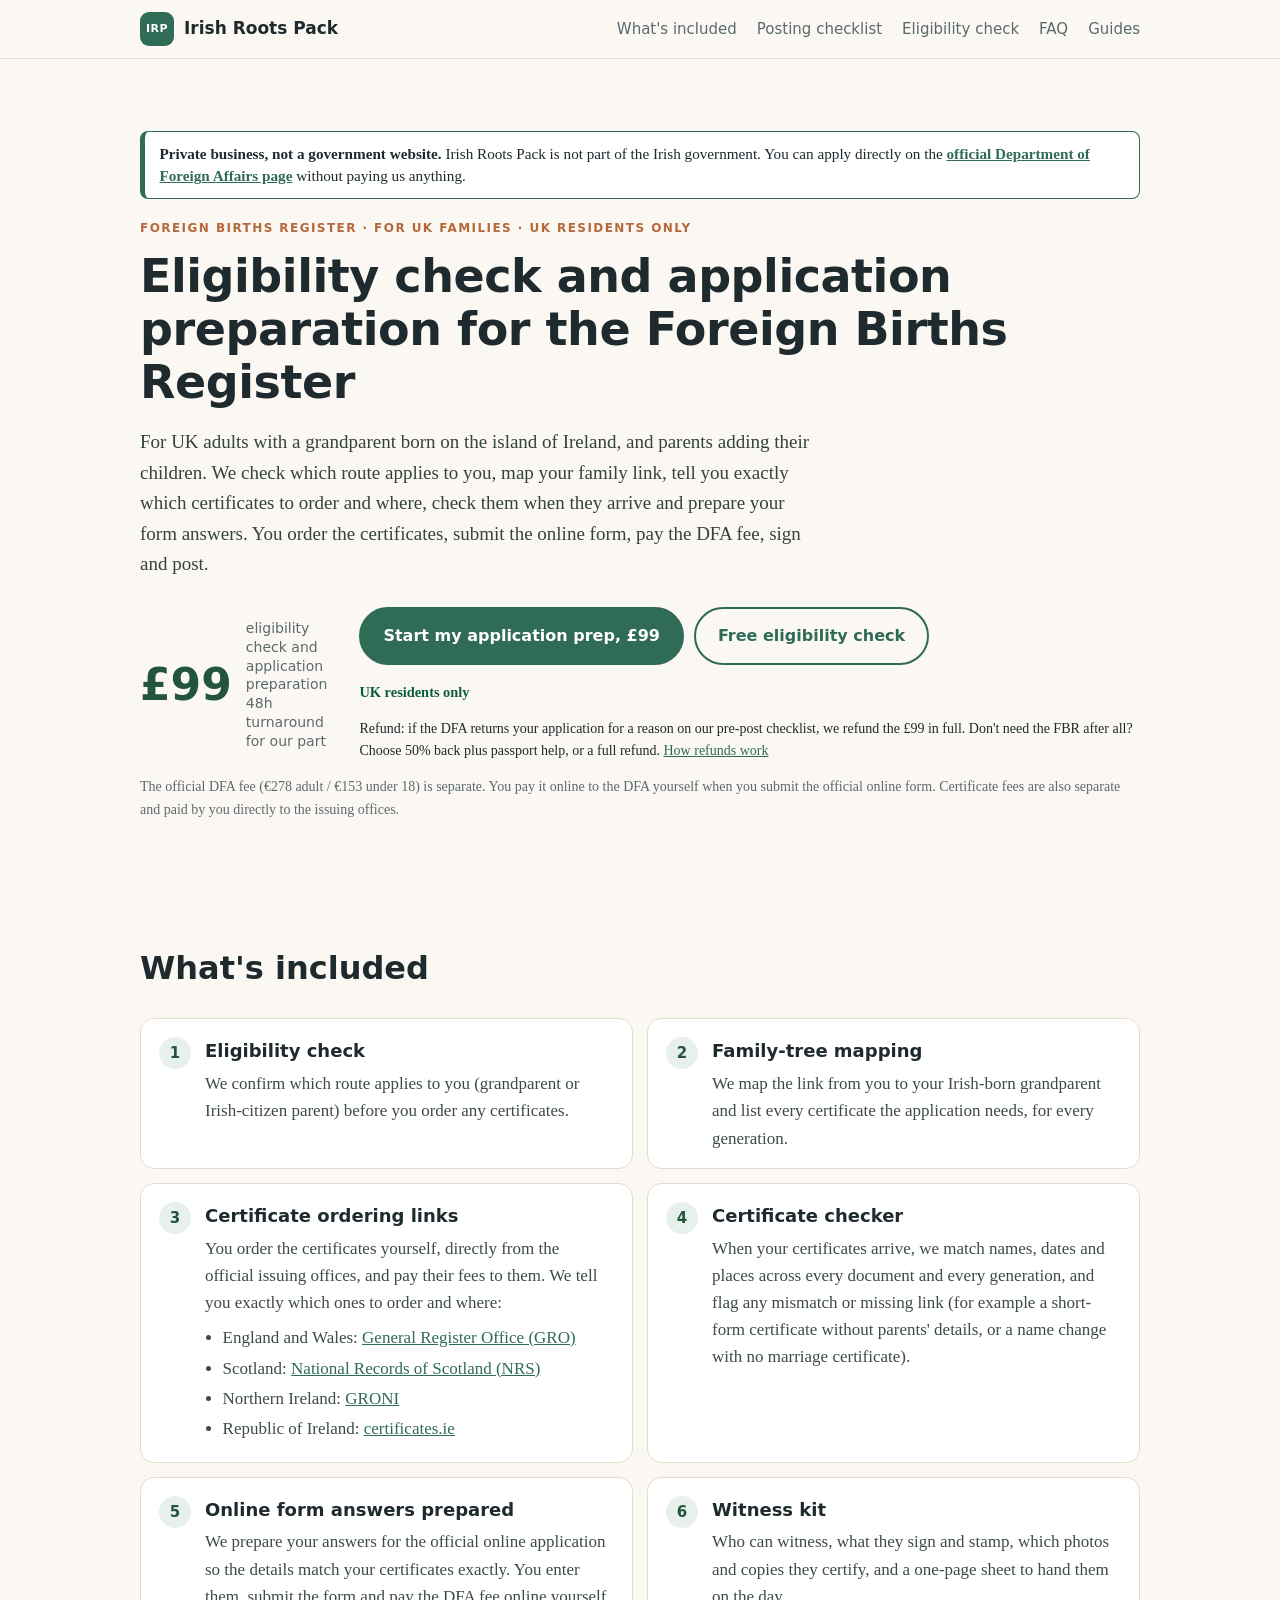
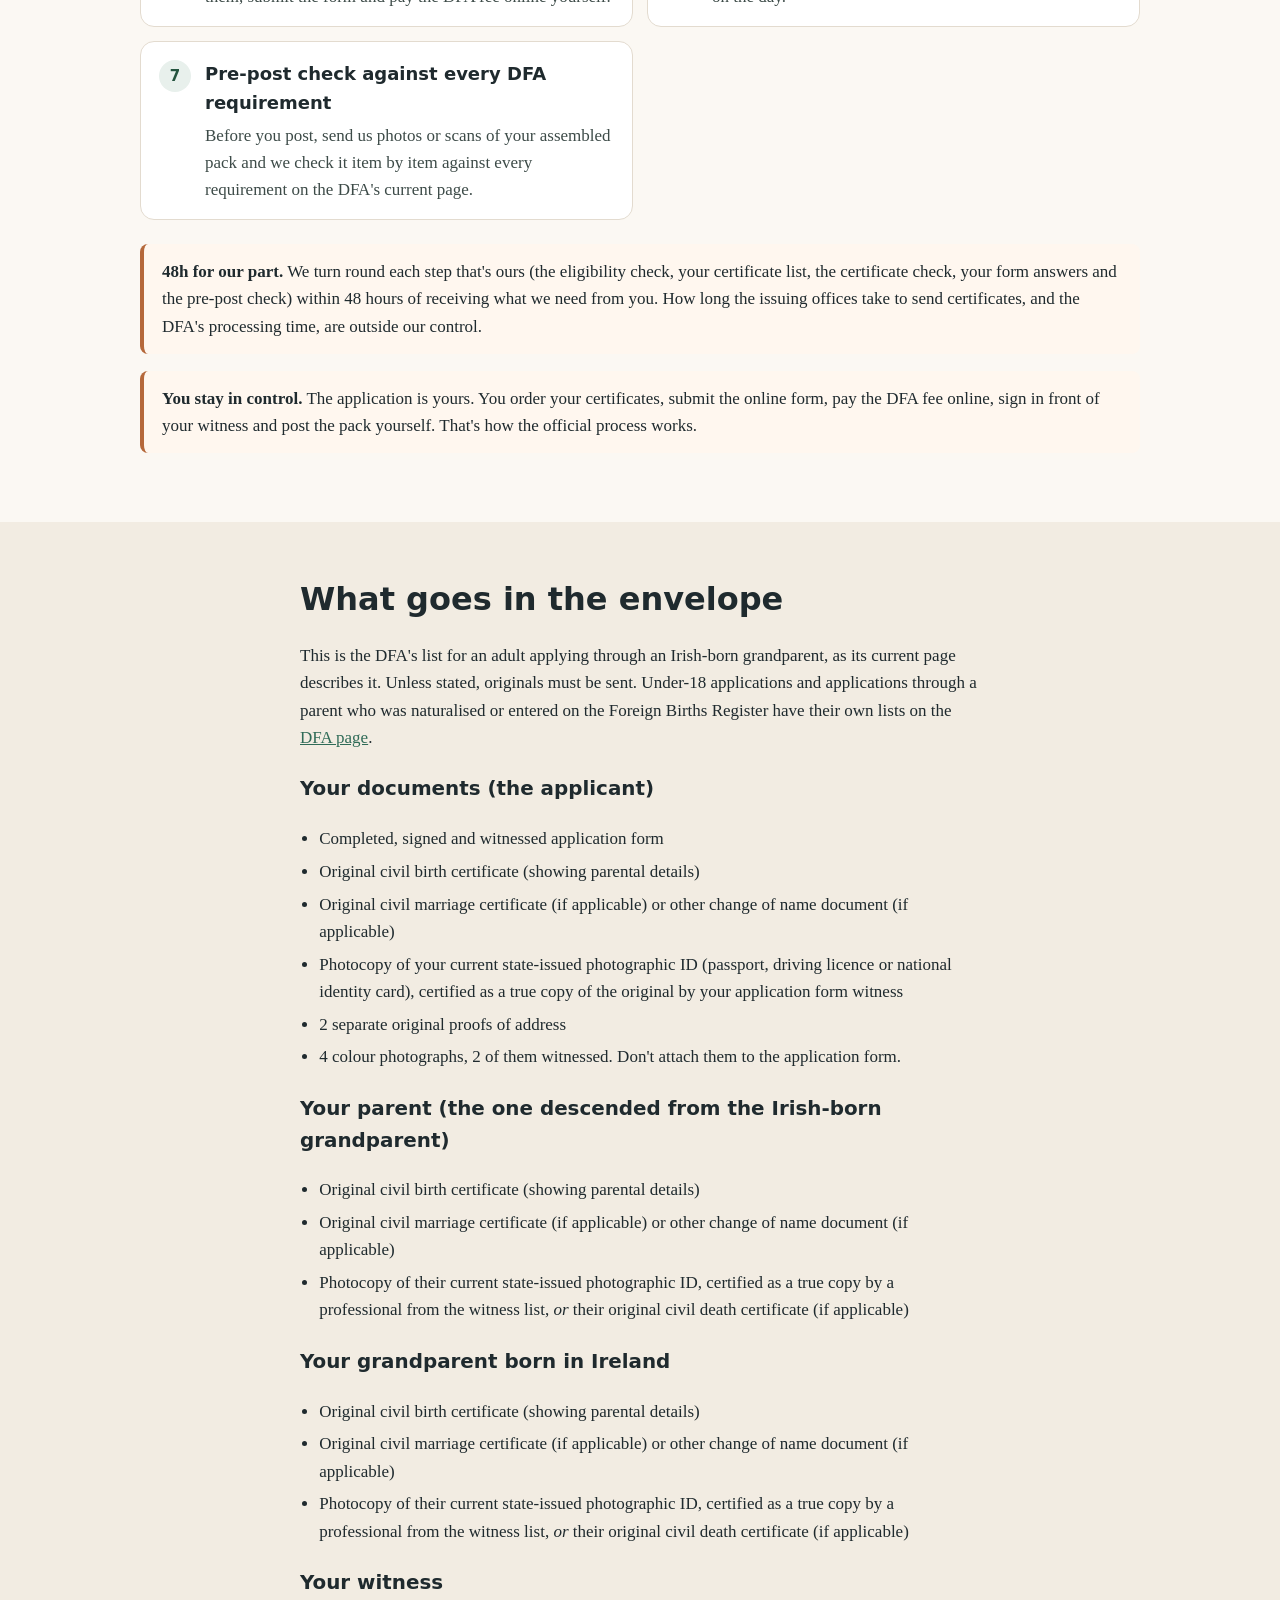
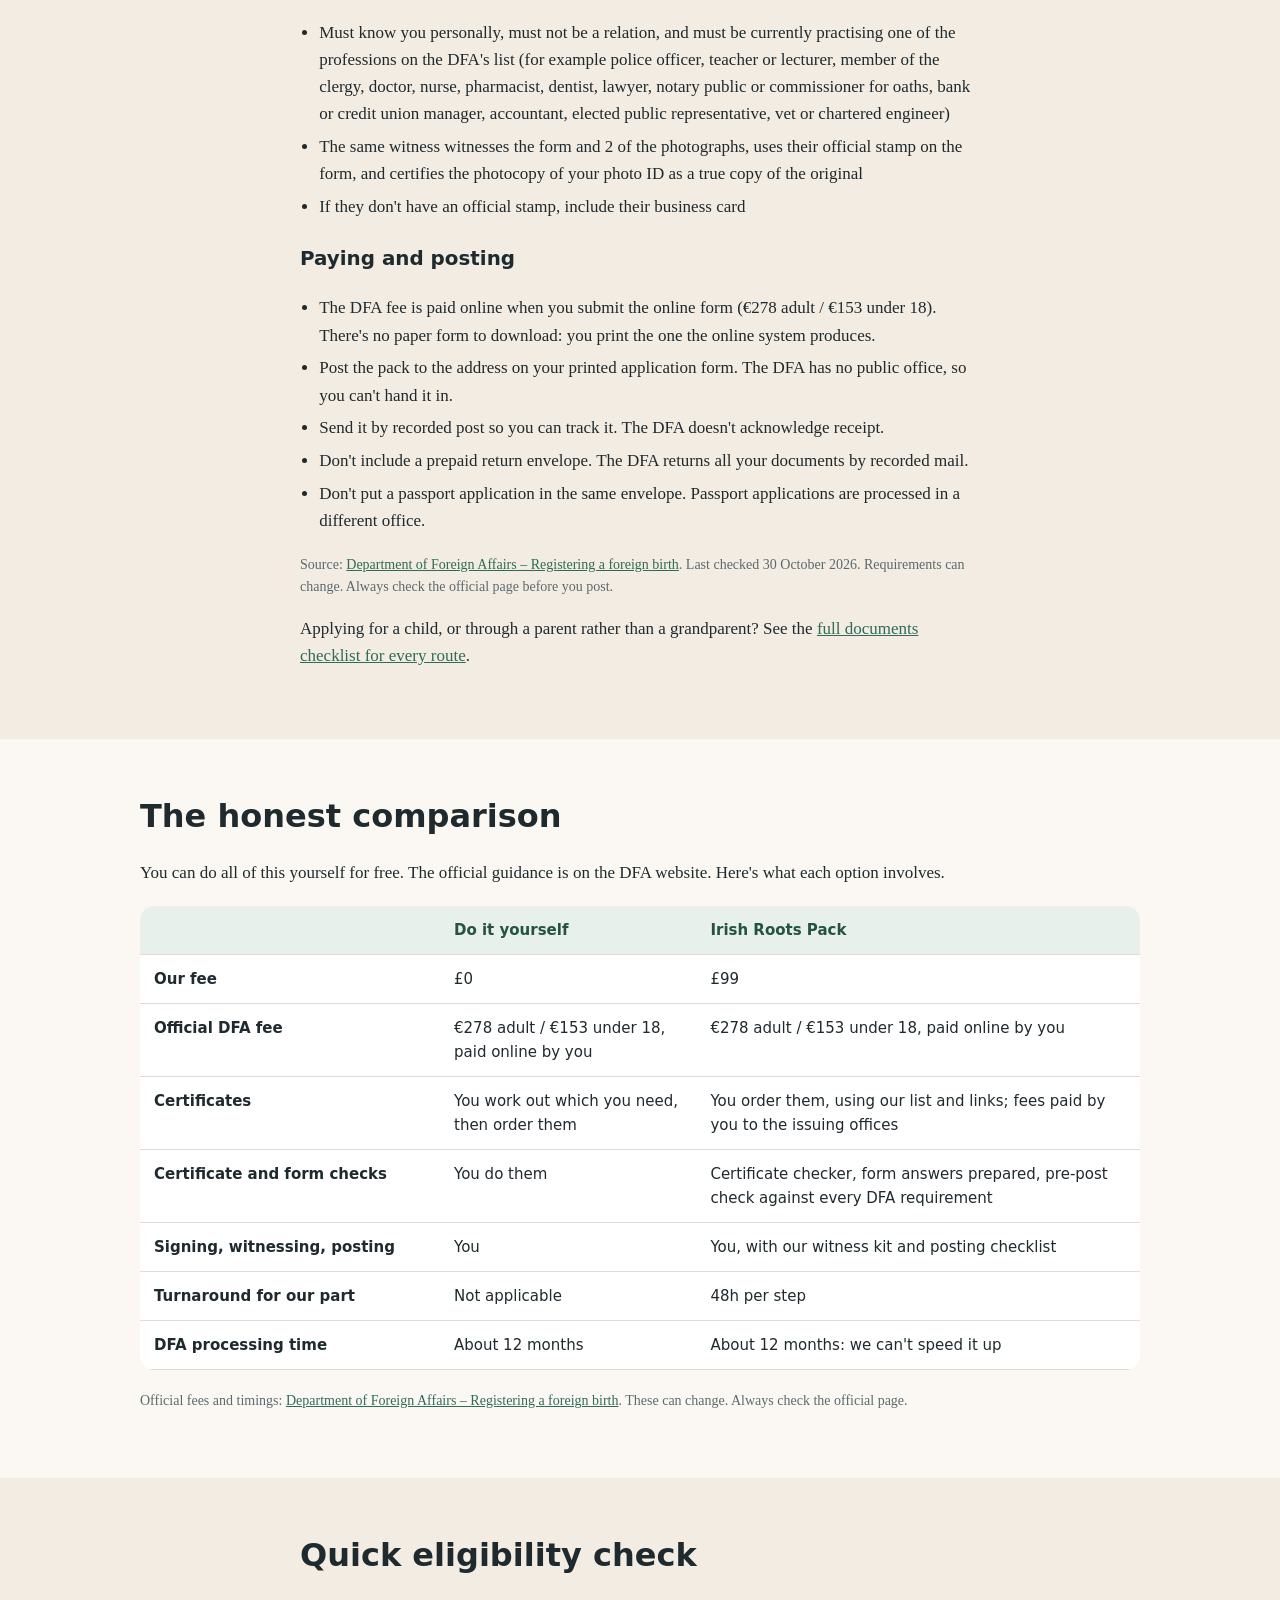
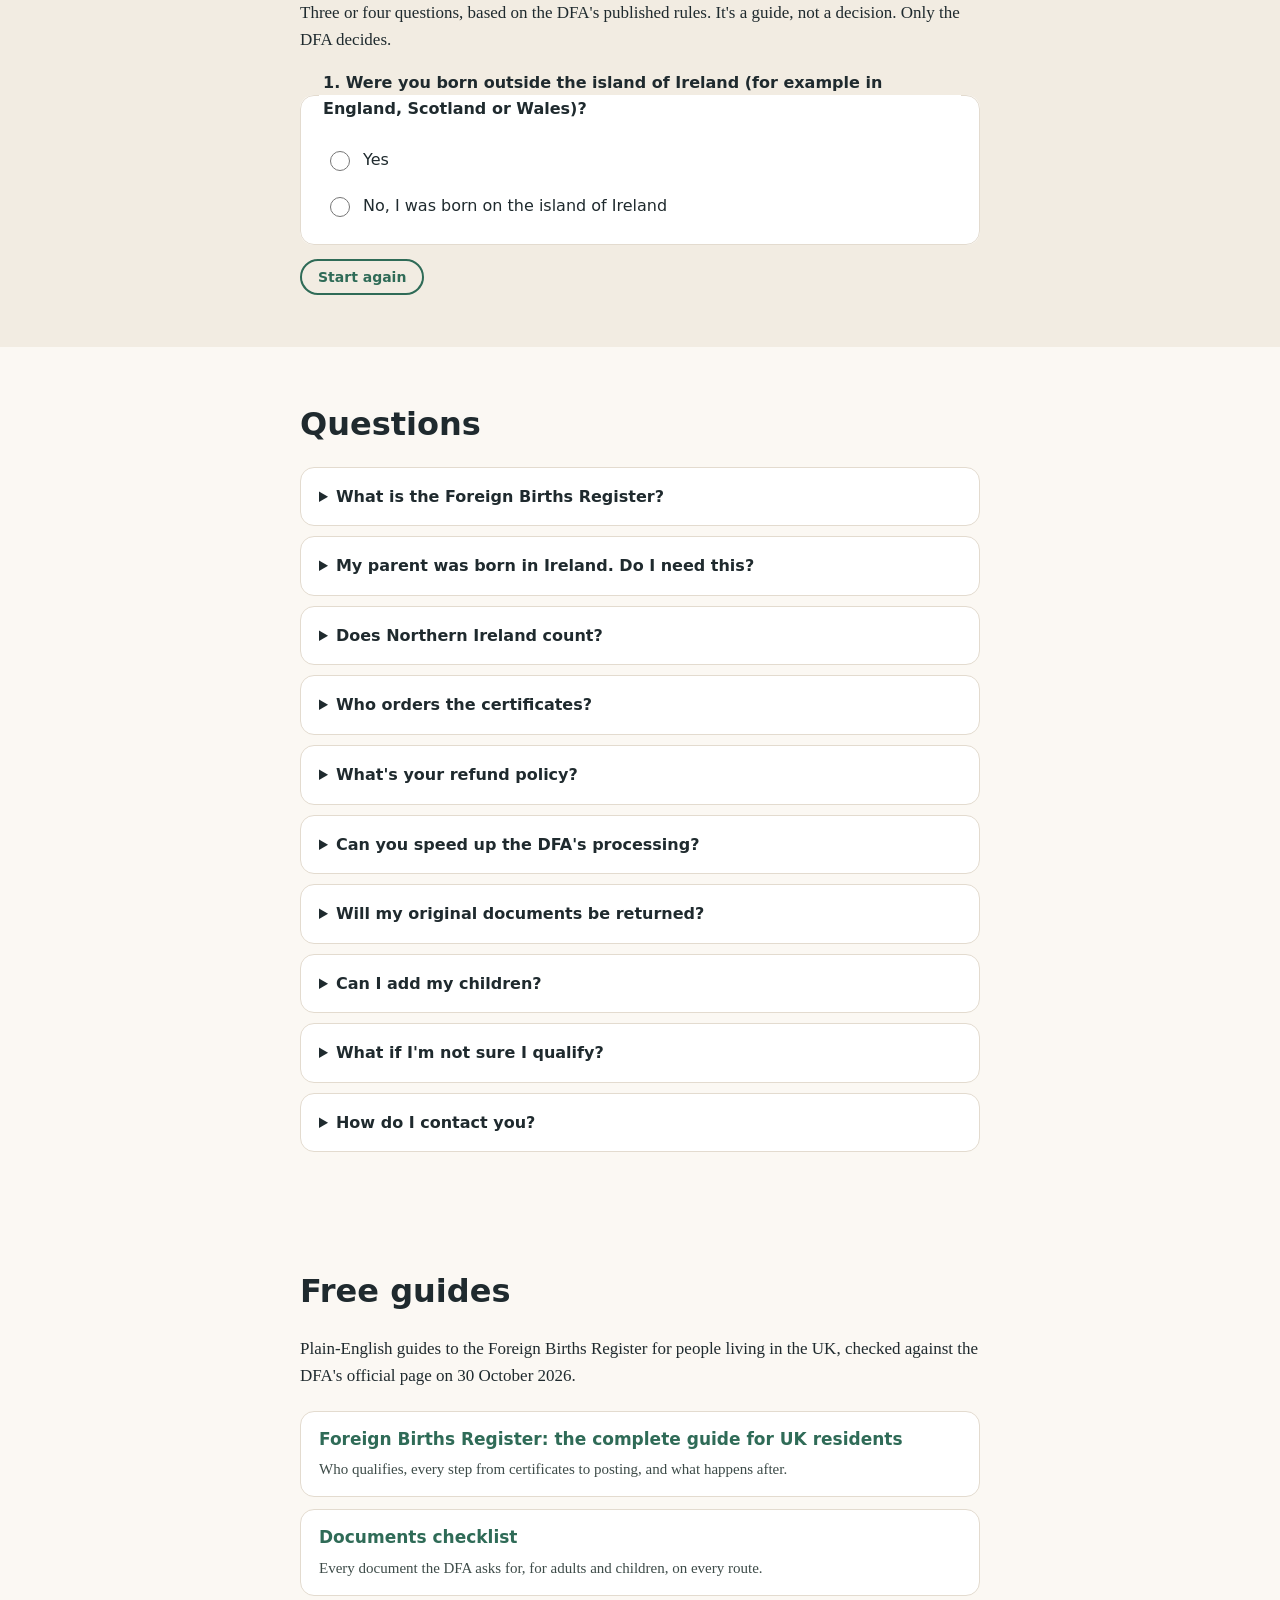
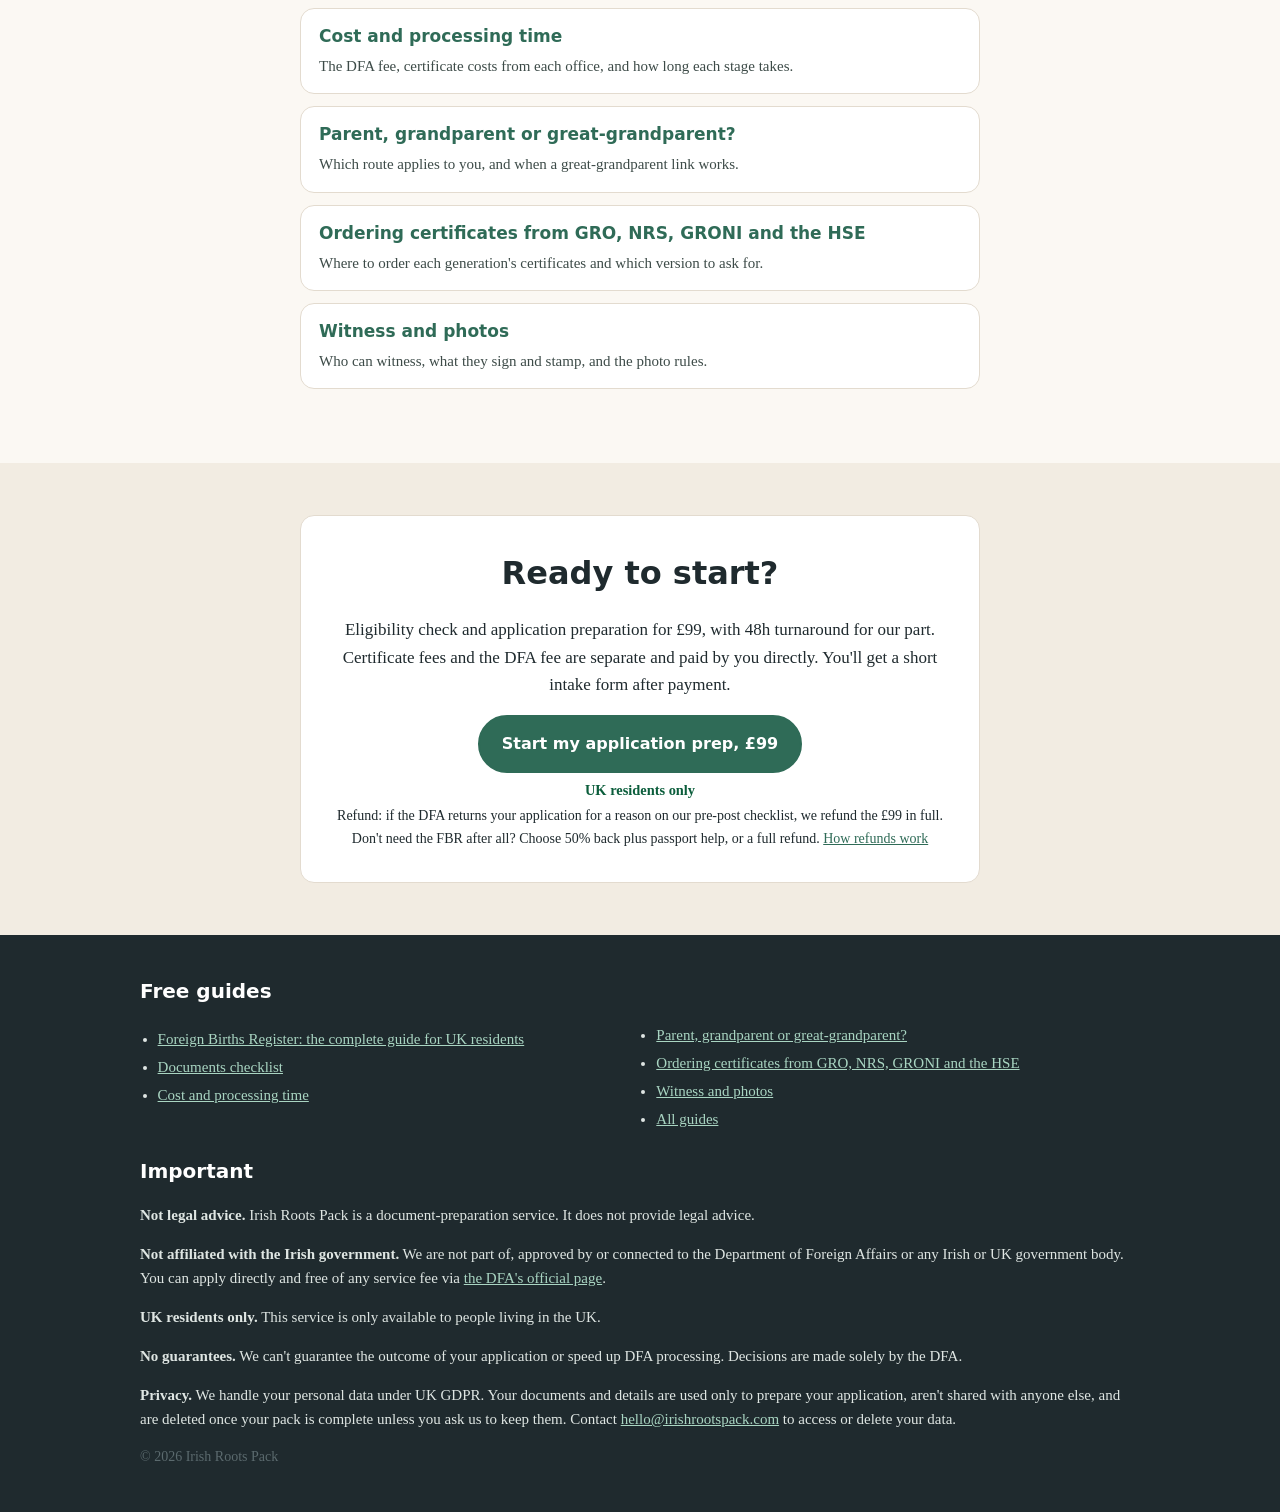
<file: index.html>
<!doctype html>
<html lang="en-GB">
<head>
<meta charset="utf-8">
<meta name="viewport" content="width=device-width, initial-scale=1">
<title>Foreign Births Register help for UK residents | Irish Roots Pack</title>
<meta name="description" content="Free Foreign Births Register eligibility check and £99 application preparation for UK residents with an Irish-born grandparent. A private service, not a government website.">
<link rel="canonical" href="https://irishrootspack.com/">
<meta name="theme-color" content="#2f6b57">
<link rel="icon" href="/favicon.ico" sizes="any">
<link rel="icon" href="/favicon.svg" type="image/svg+xml">
<link rel="apple-touch-icon" href="/apple-touch-icon.png">
<meta property="og:type" content="website">
<meta property="og:site_name" content="Irish Roots Pack">
<meta property="og:locale" content="en_GB">
<meta property="og:title" content="Foreign Births Register eligibility check and application preparation">
<meta property="og:description" content="For UK families with an Irish-born grandparent. Free eligibility check, £99 application preparation. A private service, not a government website. UK residents only.">
<meta property="og:url" content="https://irishrootspack.com/">
<meta property="og:image" content="https://irishrootspack.com/og-image.png">
<meta property="og:image:width" content="1200">
<meta property="og:image:height" content="630">
<meta property="og:image:alt" content="Irish Roots Pack: Foreign Births Register eligibility check and application preparation for UK families">
<meta name="twitter:card" content="summary_large_image">
<meta name="twitter:title" content="Foreign Births Register eligibility check and application preparation">
<meta name="twitter:description" content="For UK families with an Irish-born grandparent. Free eligibility check, £99 application preparation. UK residents only.">
<meta name="twitter:image" content="https://irishrootspack.com/og-image.png">
<link rel="stylesheet" href="/styles.css">
<script type="application/ld+json">
{
 "@context": "https://schema.org",
 "@graph": [
  {
   "@type": "Organization",
   "@id": "https://irishrootspack.com/#org",
   "name": "Irish Roots Pack",
   "url": "https://irishrootspack.com/",
   "email": "hello@irishrootspack.com",
   "logo": "https://irishrootspack.com/icon-512.png",
   "areaServed": {
    "@type": "Country",
    "name": "United Kingdom"
   },
   "description": "Private UK business offering Foreign Births Register eligibility checks and application preparation. Not a government website and not affiliated with the Department of Foreign Affairs."
  },
  {
   "@type": "WebSite",
   "@id": "https://irishrootspack.com/#website",
   "name": "Irish Roots Pack",
   "url": "https://irishrootspack.com/",
   "inLanguage": "en-GB",
   "publisher": {
    "@id": "https://irishrootspack.com/#org"
   }
  },
  {
   "@type": "WebPage",
   "@id": "https://irishrootspack.com/#webpage",
   "url": "https://irishrootspack.com/",
   "name": "Foreign Births Register help for UK residents | Irish Roots Pack",
   "description": "Free Foreign Births Register eligibility check and £99 application preparation for UK residents with an Irish-born grandparent. A private service, not a government website.",
   "inLanguage": "en-GB",
   "isPartOf": {
    "@id": "https://irishrootspack.com/#website"
   },
   "about": {
    "@id": "https://irishrootspack.com/#service"
   },
   "dateModified": "2026-10-30",
   "primaryImageOfPage": "https://irishrootspack.com/og-image.png"
  },
  {
   "@type": "Service",
   "@id": "https://irishrootspack.com/#service",
   "name": "Foreign Births Register eligibility check and application preparation",
   "serviceType": "Document preparation for Irish Foreign Births Register applications",
   "description": "We check which route applies, map your family link, list the certificates to order and where, check them when they arrive, prepare your online form answers and check your pack before you post. You order certificates, submit the DFA's online form, pay the DFA fee and post the application yourself. Not legal advice. No guarantee of outcome.",
   "provider": {
    "@id": "https://irishrootspack.com/#org"
   },
   "areaServed": {
    "@type": "Country",
    "name": "United Kingdom",
    "identifier": "GB"
   },
   "audience": {
    "@type": "Audience",
    "audienceType": "UK residents with an Irish-born grandparent or an Irish-citizen parent",
    "geographicArea": {
     "@type": "Country",
     "name": "United Kingdom"
    }
   },
   "offers": {
    "@type": "Offer",
    "price": "99.00",
    "priceCurrency": "GBP",
    "url": "https://irishrootspack.com/",
    "availability": "https://schema.org/InStock",
    "eligibleRegion": {
     "@type": "Country",
     "name": "GB"
    },
    "description": "Eligibility check and application preparation. DFA fee (€278 adult / €153 under 18) and certificate fees are separate."
   }
  },
  {
   "@type": "FAQPage",
   "@id": "https://irishrootspack.com/#faq",
   "mainEntity": [
    {
     "@type": "Question",
     "name": "What is the Foreign Births Register?",
     "acceptedAnswer": {
      "@type": "Answer",
      "text": "It's how people born outside Ireland become Irish citizens through an Irish-born grandparent, or through a parent who was an Irish citizen when they were born but wasn't born in Ireland. Once you're entered on the register you're an Irish citizen and can apply for an Irish passport."
     }
    },
    {
     "@type": "Question",
     "name": "My parent was born in Ireland. Do I need this?",
     "acceptedAnswer": {
      "@type": "Answer",
      "text": "No. If a parent born on the island of Ireland was an Irish citizen when you were born, you're already an Irish citizen and can apply for a passport directly. Please don't buy this pack. If you've already bought it, you can choose a 50% refund (£49.50) plus our help with your passport application, or a full £99 refund."
     }
    },
    {
     "@type": "Question",
     "name": "Does Northern Ireland count?",
     "acceptedAnswer": {
      "@type": "Answer",
      "text": "The DFA's rules refer to the island of Ireland, so a grandparent born in Northern Ireland can qualify. If you're unsure, the eligibility check comes first, before you order any certificates."
     }
    },
    {
     "@type": "Question",
     "name": "Who orders the certificates?",
     "acceptedAnswer": {
      "@type": "Answer",
      "text": "You do, directly from the official issuing offices: GRO for England and Wales, NRS for Scotland, GRONI for Northern Ireland and certificates.ie for the Republic of Ireland. You pay their fees to them. Our £99 doesn't include any certificate fees, and we don't order certificates on your behalf. We give you the exact list of what to order, then check the certificates when they arrive."
     }
    },
    {
     "@type": "Question",
     "name": "What's your refund policy?",
     "acceptedAnswer": {
      "@type": "Answer",
      "text": "If the DFA returns your application for a reason on our pre-post checklist, we refund the £99 in full.\n\nThe refund doesn't cover DFA fees, certificate costs, eligibility decisions, or anything we weren't shown before you posted.\n\nTo claim, email us within 30 days of the date on the DFA's return letter, with a copy of the letter.\n\nDon't need the Foreign Births Register after all? If our check shows you can apply for an Irish passport directly (for example, because a parent was born on the island of Ireland), you choose: a 50% refund (£49.50) plus our help with your passport application, or a full £99 refund if you'd rather not have the help."
     }
    },
    {
     "@type": "Question",
     "name": "Can you speed up the DFA's processing?",
     "acceptedAnswer": {
      "@type": "Answer",
      "text": "No. Applications are processed in strict date order and currently take about 12 months. No one outside the DFA can change that. What we can do is reduce the risk of your application being returned for missing or inconsistent documents."
     }
    },
    {
     "@type": "Question",
     "name": "Will my original documents be returned?",
     "acceptedAnswer": {
      "@type": "Answer",
      "text": "The DFA says it returns all original certificates at the end of the process, by recorded mail, to the address on your application form. You don't need to include a return envelope. Send your pack by recorded post so you can track it."
     }
    },
    {
     "@type": "Question",
     "name": "Can I add my children?",
     "acceptedAnswer": {
      "@type": "Answer",
      "text": "Yes. Once you're on the register, children born after your registration can be registered too. Children born before you registered can't qualify through you this way. Tell us about your family and we'll map who qualifies."
     }
    },
    {
     "@type": "Question",
     "name": "What if I'm not sure I qualify?",
     "acceptedAnswer": {
      "@type": "Answer",
      "text": "Use the eligibility check above. If the result is \"needs checking\", email us before you buy and we'll tell you honestly whether the pack is right for you."
     }
    },
    {
     "@type": "Question",
     "name": "How do I contact you?",
     "acceptedAnswer": {
      "@type": "Answer",
      "text": "Email hello@irishrootspack.com."
     }
    }
   ]
  }
 ]
}
</script>
</head>
<body>
<header class="site-header">
  <div class="wrap header-inner">
    <a class="brand" href="/"><span class="brand-mark" aria-hidden="true">IRP</span> Irish Roots Pack</a>
    <nav aria-label="Main">
      <a href="#included">What's included</a>
      <a href="#posting">Posting checklist</a>
      <a href="#quiz">Eligibility check</a>
      <a href="#faq">FAQ</a>
      <a href="/guides/">Guides</a>
    </nav>
    <a class="nav-guides-mobile" href="/guides/">Guides</a>
  </div>
</header>

<main id="top">
  <section class="hero">
    <div class="wrap">
      <p class="gov-notice" role="note"><strong>Private business, not a government website.</strong> Irish Roots Pack is not part of the Irish government. You can apply directly on the <a href="https://www.ireland.ie/en/dfa/citizenship/born-abroad/registering-a-foreign-birth/" rel="noopener" target="_blank">official Department of Foreign Affairs page</a> without paying us anything.</p>
      <p class="eyebrow">Foreign Births Register · for UK families · <strong>UK residents only</strong></p>
      <h1>Eligibility check and application preparation for the Foreign Births Register</h1>
      <p class="lead">For UK adults with a grandparent born on the island of Ireland, and parents adding their children. We check which route applies to you, map your family link, tell you exactly which certificates to order and where, check them when they arrive and prepare your form answers. You order the certificates, submit the online form, pay the DFA fee, sign and post.</p>
      <div class="price-row">
        <div class="price"><span class="amount">£99</span><span class="per">eligibility check and application preparation<br>48h turnaround for our part</span></div>
        <div class="cta-group">
          <a class="btn btn-primary" href="https://buy.stripe.com/7sY8wPaWc0ZJ6Gn6VPaAw01" data-buy>Start my application prep, £99</a>
          <a class="btn btn-ghost" href="#quiz">Free eligibility check</a>
          <p class="uk-only" data-uk-only>UK residents only</p>
          <p class="refund-note small" data-refund>Refund: if the DFA returns your application for a reason on our pre-post checklist, we refund the £99 in full. Don't need the FBR after all? Choose 50% back plus passport help, or a full refund. <a href="#refund">How refunds work</a></p>
        </div>
      </div>
      <p class="small muted">The official DFA fee (€278 adult / €153 under 18) is separate. You pay it online to the DFA yourself when you submit the official online form. Certificate fees are also separate and paid by you directly to the issuing offices.</p>
    </div>
  </section>

  <section id="included" class="section">
    <div class="wrap">
      <h2>What's included</h2>
      <ol class="steps">
        <li><h3>Eligibility check</h3><p>We confirm which route applies to you (grandparent or Irish-citizen parent) before you order any certificates.</p></li>
        <li><h3>Family-tree mapping</h3><p>We map the link from you to your Irish-born grandparent and list every certificate the application needs, for every generation.</p></li>
        <li><h3>Certificate ordering links</h3><p>You order the certificates yourself, directly from the official issuing offices, and pay their fees to them. We tell you exactly which ones to order and where:</p>
          <ul class="links">
            <li>England and Wales: <a href="https://www.gov.uk/order-copy-birth-death-marriage-certificate" rel="noopener" target="_blank">General Register Office (GRO)</a></li>
            <li>Scotland: <a href="https://www.nrscotland.gov.uk/registration/order-a-copy-of-a-certificate/" rel="noopener" target="_blank">National Records of Scotland (NRS)</a></li>
            <li>Northern Ireland: <a href="https://www.nidirect.gov.uk/services/go-groni-online" rel="noopener" target="_blank">GRONI</a></li>
            <li>Republic of Ireland: <a href="https://www.certificates.ie/" rel="noopener" target="_blank">certificates.ie</a></li>
          </ul></li>
        <li><h3>Certificate checker</h3><p>When your certificates arrive, we match names, dates and places across every document and every generation, and flag any mismatch or missing link (for example a short-form certificate without parents' details, or a name change with no marriage certificate).</p></li>
        <li><h3>Online form answers prepared</h3><p>We prepare your answers for the official online application so the details match your certificates exactly. You enter them, submit the form and pay the DFA fee online yourself.</p></li>
        <li><h3>Witness kit</h3><p>Who can witness, what they sign and stamp, which photos and copies they certify, and a one-page sheet to hand them on the day.</p></li>
        <li><h3>Pre-post check against every DFA requirement</h3><p>Before you post, send us photos or scans of your assembled pack and we check it item by item against every requirement on the DFA's current page.</p></li>
      </ol>
      <p class="note"><strong>48h for our part.</strong> We turn round each step that's ours (the eligibility check, your certificate list, the certificate check, your form answers and the pre-post check) within 48 hours of receiving what we need from you. How long the issuing offices take to send certificates, and the DFA's processing time, are outside our control.</p>
      <p class="note"><strong>You stay in control.</strong> The application is yours. You order your certificates, submit the online form, pay the DFA fee online, sign in front of your witness and post the pack yourself. That's how the official process works.</p>
    </div>
  </section>

  <section id="posting" class="section alt">
    <div class="wrap narrow">
      <h2>What goes in the envelope</h2>
      <p>This is the DFA's list for an adult applying through an Irish-born grandparent, as its current page describes it. Unless stated, originals must be sent. Under-18 applications and applications through a parent who was naturalised or entered on the Foreign Births Register have their own lists on the <a href="https://www.ireland.ie/en/dfa/citizenship/born-abroad/registering-a-foreign-birth/" rel="noopener" target="_blank">DFA page</a>.</p>
      <h3>Your documents (the applicant)</h3>
      <ul class="checklist">
        <li>Completed, signed and witnessed application form</li>
        <li>Original civil birth certificate (showing parental details)</li>
        <li>Original civil marriage certificate (if applicable) or other change of name document (if applicable)</li>
        <li>Photocopy of your current state-issued photographic ID (passport, driving licence or national identity card), certified as a true copy of the original by your application form witness</li>
        <li>2 separate original proofs of address</li>
        <li>4 colour photographs, 2 of them witnessed. Don't attach them to the application form.</li>
      </ul>
      <h3>Your parent (the one descended from the Irish-born grandparent)</h3>
      <ul class="checklist">
        <li>Original civil birth certificate (showing parental details)</li>
        <li>Original civil marriage certificate (if applicable) or other change of name document (if applicable)</li>
        <li>Photocopy of their current state-issued photographic ID, certified as a true copy by a professional from the witness list, <em>or</em> their original civil death certificate (if applicable)</li>
      </ul>
      <h3>Your grandparent born in Ireland</h3>
      <ul class="checklist">
        <li>Original civil birth certificate (showing parental details)</li>
        <li>Original civil marriage certificate (if applicable) or other change of name document (if applicable)</li>
        <li>Photocopy of their current state-issued photographic ID, certified as a true copy by a professional from the witness list, <em>or</em> their original civil death certificate (if applicable)</li>
      </ul>
      <h3>Your witness</h3>
      <ul class="checklist">
        <li>Must know you personally, must not be a relation, and must be currently practising one of the professions on the DFA's list (for example police officer, teacher or lecturer, member of the clergy, doctor, nurse, pharmacist, dentist, lawyer, notary public or commissioner for oaths, bank or credit union manager, accountant, elected public representative, vet or chartered engineer)</li>
        <li>The same witness witnesses the form and 2 of the photographs, uses their official stamp on the form, and certifies the photocopy of your photo ID as a true copy of the original</li>
        <li>If they don't have an official stamp, include their business card</li>
      </ul>
      <h3>Paying and posting</h3>
      <ul class="checklist">
        <li>The DFA fee is paid online when you submit the online form (€278 adult / €153 under 18). There's no paper form to download: you print the one the online system produces.</li>
        <li>Post the pack to the address on your printed application form. The DFA has no public office, so you can't hand it in.</li>
        <li>Send it by recorded post so you can track it. The DFA doesn't acknowledge receipt.</li>
        <li>Don't include a prepaid return envelope. The DFA returns all your documents by recorded mail.</li>
        <li>Don't put a passport application in the same envelope. Passport applications are processed in a different office.</li>
      </ul>
      <p class="small muted">Source: <a href="https://www.ireland.ie/en/dfa/citizenship/born-abroad/registering-a-foreign-birth/" rel="noopener" target="_blank">Department of Foreign Affairs – Registering a foreign birth</a>. Last checked 30 October 2026. Requirements can change. Always check the official page before you post.</p>
      <p>Applying for a child, or through a parent rather than a grandparent? See the <a href="/guides/foreign-births-register-documents-checklist/">full documents checklist for every route</a>.</p>
    </div>
  </section>

  <section id="compare" class="section">
    <div class="wrap">
      <h2>The honest comparison</h2>
      <p>You can do all of this yourself for free. The official guidance is on the DFA website. Here's what each option involves.</p>
      <div class="table-wrap">
        <table>
          <thead><tr><th></th><th>Do it yourself</th><th>Irish Roots Pack</th></tr></thead>
          <tbody>
            <tr><th scope="row">Our fee</th><td>£0</td><td>£99</td></tr>
            <tr><th scope="row">Official DFA fee</th><td>€278 adult / €153 under 18, paid online by you</td><td>€278 adult / €153 under 18, paid online by you</td></tr>
            <tr><th scope="row">Certificates</th><td>You work out which you need, then order them</td><td>You order them, using our list and links; fees paid by you to the issuing offices</td></tr>
            <tr><th scope="row">Certificate and form checks</th><td>You do them</td><td>Certificate checker, form answers prepared, pre-post check against every DFA requirement</td></tr>
            <tr><th scope="row">Signing, witnessing, posting</th><td>You</td><td>You, with our witness kit and posting checklist</td></tr>
            <tr><th scope="row">Turnaround for our part</th><td>Not applicable</td><td>48h per step</td></tr>
            <tr><th scope="row">DFA processing time</th><td>About 12 months</td><td>About 12 months: we can't speed it up</td></tr>
          </tbody>
        </table>
      </div>
      <p class="small muted">Official fees and timings: <a href="https://www.ireland.ie/en/dfa/citizenship/born-abroad/registering-a-foreign-birth/" rel="noopener" target="_blank">Department of Foreign Affairs – Registering a foreign birth</a>. These can change. Always check the official page.</p>
    </div>
  </section>

  <section id="quiz" class="section alt">
    <div class="wrap narrow">
      <h2>Quick eligibility check</h2>
      <p>Three or four questions, based on the DFA's published rules. It's a guide, not a decision. Only the DFA decides.</p>
      <form id="quiz-form" class="quiz" novalidate>
        <fieldset data-q="born">
          <legend>1. Were you born outside the island of Ireland (for example in England, Scotland or Wales)?</legend>
          <label><input type="radio" name="born" value="yes"> Yes</label>
          <label><input type="radio" name="born" value="no"> No, I was born on the island of Ireland</label>
        </fieldset>
        <fieldset data-q="parentBorn" hidden>
          <legend>2. Were either of your parents born on the island of Ireland (including Northern Ireland)?</legend>
          <label><input type="radio" name="parentBorn" value="yes"> Yes</label>
          <label><input type="radio" name="parentBorn" value="no"> No</label>
          <label><input type="radio" name="parentBorn" value="unsure"> Not sure</label>
        </fieldset>
        <fieldset data-q="grandBorn" hidden>
          <legend>3. Were any of your grandparents born on the island of Ireland (including Northern Ireland)?</legend>
          <label><input type="radio" name="grandBorn" value="yes"> Yes</label>
          <label><input type="radio" name="grandBorn" value="no"> No</label>
          <label><input type="radio" name="grandBorn" value="unsure"> Not sure</label>
        </fieldset>
        <fieldset data-q="parentFbr" hidden>
          <legend>4. Were either of your parents already an Irish citizen when you were born, even though they were born abroad? For example, they were entered on the Foreign Births Register before your birth (the "great-grandparent" route).</legend>
          <label><input type="radio" name="parentFbr" value="before"> Yes, registered or a citizen before I was born</label>
          <label><input type="radio" name="parentFbr" value="after"> They registered, but only after I was born</label>
          <label><input type="radio" name="parentFbr" value="no"> No</label>
          <label><input type="radio" name="parentFbr" value="unsure"> Not sure</label>
        </fieldset>
        <div id="quiz-result" class="result" role="status" aria-live="polite" hidden></div>
        <button type="button" id="quiz-reset" class="btn btn-ghost small-btn" hidden>Start again</button>
      </form>
    </div>
  </section>

  <section id="faq" class="section">
    <div class="wrap narrow">
      <h2>Questions</h2>
      <details><summary>What is the Foreign Births Register?</summary><p>It's how people born outside Ireland become Irish citizens through an Irish-born grandparent, or through a parent who was an Irish citizen when they were born but wasn't born in Ireland. Once you're entered on the register you're an Irish citizen and can apply for an Irish passport.</p></details>
      <details><summary>My parent was born in Ireland. Do I need this?</summary><p>No. If a parent born on the island of Ireland was an Irish citizen when you were born, you're already an Irish citizen and can apply for a passport directly. Please don't buy this pack. If you've already bought it, you can choose a 50% refund (£49.50) plus our help with your passport application, or a full £99 refund. <a href="#refund">How refunds work</a></p></details>
      <details><summary>Does Northern Ireland count?</summary><p>The DFA's rules refer to the island of Ireland, so a grandparent born in Northern Ireland can qualify. If you're unsure, the eligibility check comes first, before you order any certificates.</p></details>
      <details><summary>Who orders the certificates?</summary><p>You do, directly from the official issuing offices: <a href="https://www.gov.uk/order-copy-birth-death-marriage-certificate" rel="noopener" target="_blank">GRO</a> for England and Wales, <a href="https://www.nrscotland.gov.uk/registration/order-a-copy-of-a-certificate/" rel="noopener" target="_blank">NRS</a> for Scotland, <a href="https://www.nidirect.gov.uk/services/go-groni-online" rel="noopener" target="_blank">GRONI</a> for Northern Ireland and <a href="https://www.certificates.ie/" rel="noopener" target="_blank">certificates.ie</a> for the Republic of Ireland. You pay their fees to them. Our £99 doesn't include any certificate fees, and we don't order certificates on your behalf. We give you the exact list of what to order, then check the certificates when they arrive.</p></details>
      <details id="refund"><summary>What's your refund policy?</summary><p>If the DFA returns your application for a reason on our pre-post checklist, we refund the £99 in full.</p><p>The refund doesn't cover DFA fees, certificate costs, eligibility decisions, or anything we weren't shown before you posted.</p><p>To claim, email us within 30 days of the date on the DFA's return letter, with a copy of the letter.</p><p>Don't need the Foreign Births Register after all? If our check shows you can apply for an Irish passport directly (for example, because a parent was born on the island of Ireland), you choose: a 50% refund (£49.50) plus our help with your passport application, or a full £99 refund if you'd rather not have the help.</p></details>
      <details><summary>Can you speed up the DFA's processing?</summary><p>No. Applications are processed in strict date order and currently take about 12 months. No one outside the DFA can change that. What we can do is reduce the risk of your application being returned for missing or inconsistent documents.</p></details>
      <details><summary>Will my original documents be returned?</summary><p>The DFA says it returns all original certificates at the end of the process, by recorded mail, to the address on your application form. You don't need to include a return envelope. Send your pack by recorded post so you can track it.</p></details>
      <details><summary>Can I add my children?</summary><p>Yes. Once you're on the register, children born after your registration can be registered too. Children born before you registered can't qualify through you this way. Tell us about your family and we'll map who qualifies.</p></details>
      <details><summary>What if I'm not sure I qualify?</summary><p>Use the eligibility check above. If the result is "needs checking", email us before you buy and we'll tell you honestly whether the pack is right for you.</p></details>
      <details><summary>How do I contact you?</summary><p>Email <a href="mailto:hello@irishrootspack.com" data-contact>hello@irishrootspack.com</a>.</p></details>
    </div>
  </section>

  <section id="guides" class="section">
    <div class="wrap narrow">
      <h2>Free guides</h2>
      <p>Plain-English guides to the Foreign Births Register for people living in the UK, checked against the DFA's official page on 30 October 2026.</p>
      <ul class="guide-list">
        <li><a href="/guides/foreign-births-register-uk-guide/"><strong>Foreign Births Register: the complete guide for UK residents</strong></a><span>Who qualifies, every step from certificates to posting, and what happens after.</span></li>
        <li><a href="/guides/foreign-births-register-documents-checklist/"><strong>Documents checklist</strong></a><span>Every document the DFA asks for, for adults and children, on every route.</span></li>
        <li><a href="/guides/foreign-births-register-cost-and-processing-time/"><strong>Cost and processing time</strong></a><span>The DFA fee, certificate costs from each office, and how long each stage takes.</span></li>
        <li><a href="/guides/irish-citizenship-grandparent-parent-great-grandparent/"><strong>Parent, grandparent or great-grandparent?</strong></a><span>Which route applies to you, and when a great-grandparent link works.</span></li>
        <li><a href="/guides/ordering-birth-certificates-uk-ireland/"><strong>Ordering certificates from GRO, NRS, GRONI and the HSE</strong></a><span>Where to order each generation's certificates and which version to ask for.</span></li>
        <li><a href="/guides/foreign-births-register-witness-and-photos/"><strong>Witness and photos</strong></a><span>Who can witness, what they sign and stamp, and the photo rules.</span></li>
      </ul>
    </div>
  </section>

  <section class="section alt">
    <div class="wrap narrow">
      <div class="final-cta">
        <h2>Ready to start?</h2>
        <p>Eligibility check and application preparation for £99, with 48h turnaround for our part. Certificate fees and the DFA fee are separate and paid by you directly. You'll get a short intake form after payment.</p>
        <a class="btn btn-primary" href="https://buy.stripe.com/7sY8wPaWc0ZJ6Gn6VPaAw01" data-buy>Start my application prep, £99</a>
        <p class="uk-only" data-uk-only>UK residents only</p>
        <p class="refund-note small" data-refund>Refund: if the DFA returns your application for a reason on our pre-post checklist, we refund the £99 in full. Don't need the FBR after all? Choose 50% back plus passport help, or a full refund. <a href="#refund">How refunds work</a></p>
      </div>
    </div>
  </section>
</main>

<footer class="site-footer">
  <div class="wrap">
    <div class="footer-guides">
      <h2>Free guides</h2>
      <ul>
<li><a href="/guides/foreign-births-register-uk-guide/">Foreign Births Register: the complete guide for UK residents</a></li>
<li><a href="/guides/foreign-births-register-documents-checklist/">Documents checklist</a></li>
<li><a href="/guides/foreign-births-register-cost-and-processing-time/">Cost and processing time</a></li>
<li><a href="/guides/irish-citizenship-grandparent-parent-great-grandparent/">Parent, grandparent or great-grandparent?</a></li>
<li><a href="/guides/ordering-birth-certificates-uk-ireland/">Ordering certificates from GRO, NRS, GRONI and the HSE</a></li>
<li><a href="/guides/foreign-births-register-witness-and-photos/">Witness and photos</a></li>
<li><a href="/guides/">All guides</a></li>
      </ul>
    </div>
    <div class="disclaimer">
      <h2>Important</h2>
      <p><strong>Not legal advice.</strong> Irish Roots Pack is a document-preparation service. It does not provide legal advice.</p>
      <p><strong>Not affiliated with the Irish government.</strong> We are not part of, approved by or connected to the Department of Foreign Affairs or any Irish or UK government body. You can apply directly and free of any service fee via <a href="https://www.ireland.ie/en/dfa/citizenship/born-abroad/registering-a-foreign-birth/" rel="noopener" target="_blank">the DFA's official page</a>.</p>
      <p><strong>UK residents only.</strong> This service is only available to people living in the UK.</p>
      <p><strong>No guarantees.</strong> We can't guarantee the outcome of your application or speed up DFA processing. Decisions are made solely by the DFA.</p>
      <p><strong>Privacy.</strong> We handle your personal data under UK GDPR. Your documents and details are used only to prepare your application, aren't shared with anyone else, and are deleted once your pack is complete unless you ask us to keep them. Contact <a href="mailto:hello@irishrootspack.com" data-contact>hello@irishrootspack.com</a> to access or delete your data.</p>
    </div>
    <p class="small muted">© <span id="yr"></span> Irish Roots Pack</p>
  </div>
</footer>
<script src="/script.js"></script>
</body>
</html>
</file>
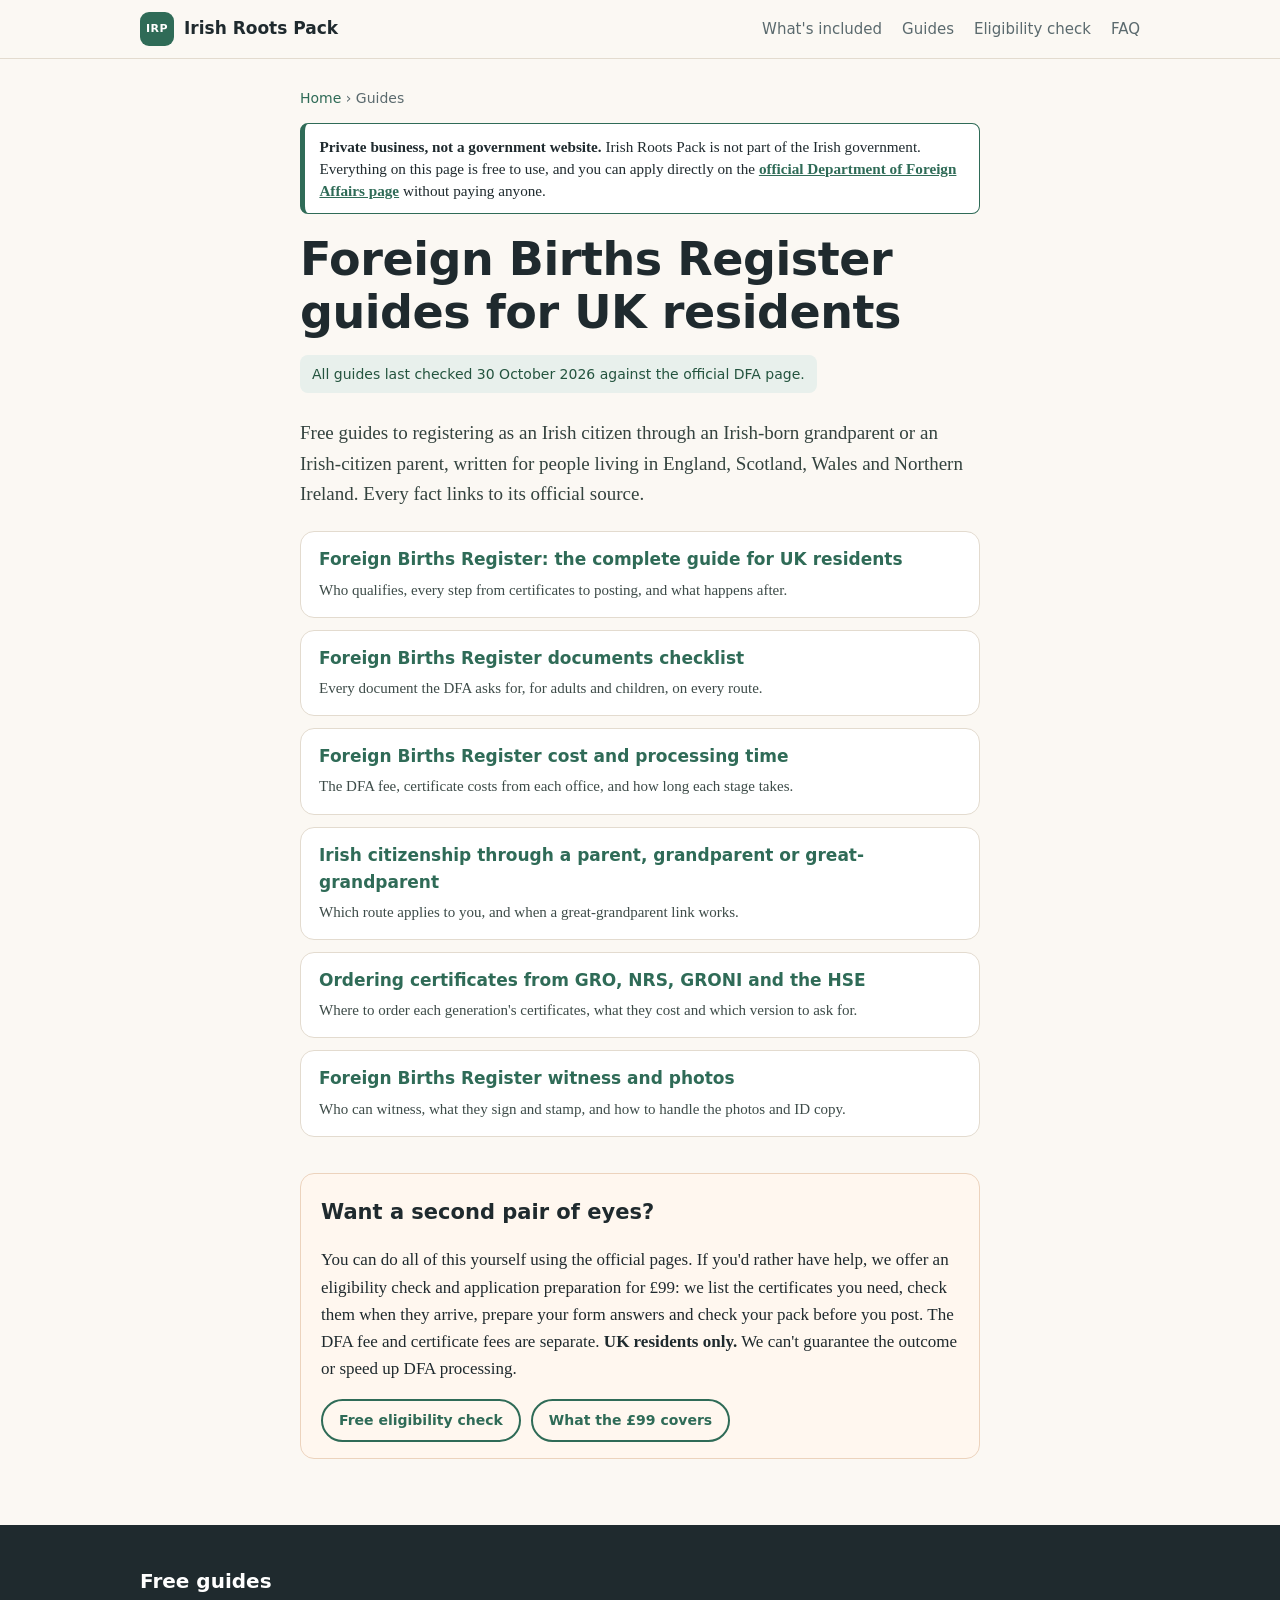
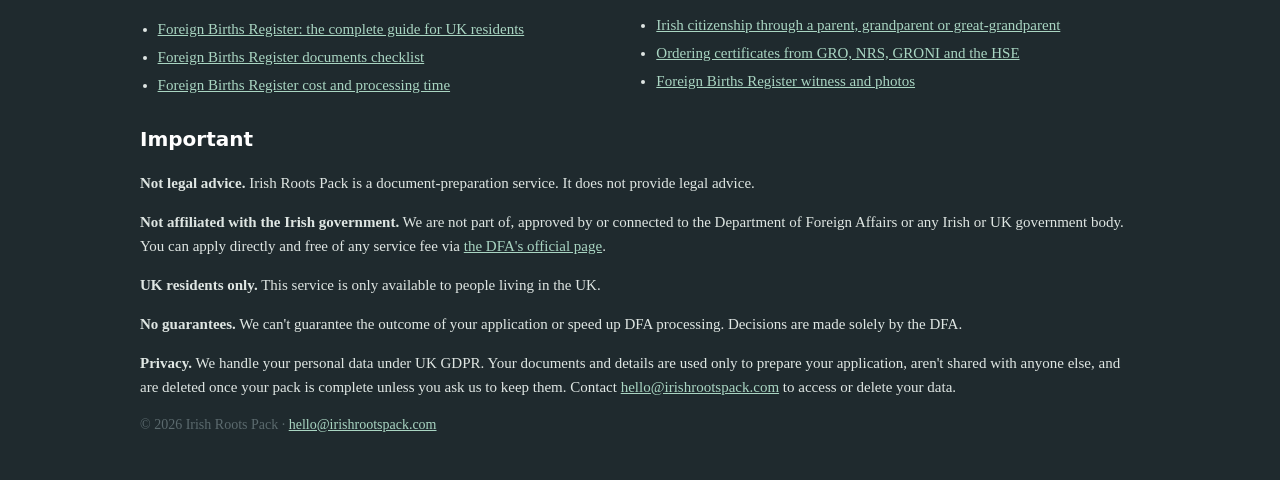
<file: guides/index.html>
<!doctype html>
<html lang="en-GB">
<head>
<meta charset="utf-8">
<meta name="viewport" content="width=device-width, initial-scale=1">
<title>Foreign Births Register guides for UK residents | Irish Roots Pack</title>
<meta name="description" content="Free, plain-English guides to the Irish Foreign Births Register for people living in the UK: eligibility routes, documents, certificates, witnesses, cost and timescales.">
<link rel="canonical" href="https://irishrootspack.com/guides/">
<meta name="theme-color" content="#2f6b57">
<link rel="icon" href="/favicon.ico" sizes="any">
<link rel="icon" href="/favicon.svg" type="image/svg+xml">
<link rel="apple-touch-icon" href="/apple-touch-icon.png">
<meta property="og:type" content="website">
<meta property="og:site_name" content="Irish Roots Pack">
<meta property="og:locale" content="en_GB">
<meta property="og:title" content="Foreign Births Register guides for UK residents | Irish Roots Pack">
<meta property="og:description" content="Free, plain-English guides to the Irish Foreign Births Register for people living in the UK: eligibility routes, documents, certificates, witnesses, cost and timescales.">
<meta property="og:url" content="https://irishrootspack.com/guides/">
<meta property="og:image" content="https://irishrootspack.com/og-image.png">
<meta property="og:image:width" content="1200">
<meta property="og:image:height" content="630">
<meta property="og:image:alt" content="Irish Roots Pack: Foreign Births Register eligibility check and application preparation for UK families">
<meta name="twitter:card" content="summary_large_image">
<meta name="twitter:title" content="Foreign Births Register guides for UK residents | Irish Roots Pack">
<meta name="twitter:description" content="Free, plain-English guides to the Irish Foreign Births Register for people living in the UK: eligibility routes, documents, certificates, witnesses, cost and timescales.">
<meta name="twitter:image" content="https://irishrootspack.com/og-image.png">
<link rel="stylesheet" href="/styles.css">
<script type="application/ld+json">
{
 "@context": "https://schema.org",
 "@graph": [
  {
   "@type": "Organization",
   "@id": "https://irishrootspack.com/#org",
   "name": "Irish Roots Pack",
   "url": "https://irishrootspack.com/",
   "email": "hello@irishrootspack.com",
   "logo": "https://irishrootspack.com/icon-512.png",
   "areaServed": {
    "@type": "Country",
    "name": "United Kingdom"
   }
  },
  {
   "@type": "CollectionPage",
   "@id": "https://irishrootspack.com/guides/#page",
   "name": "Foreign Births Register guides for UK residents",
   "url": "https://irishrootspack.com/guides/",
   "inLanguage": "en-GB",
   "dateModified": "2026-10-30",
   "publisher": {
    "@id": "https://irishrootspack.com/#org"
   },
   "hasPart": [
    {
     "@type": "Article",
     "headline": "Foreign Births Register: the complete guide for UK residents",
     "url": "https://irishrootspack.com/guides/foreign-births-register-uk-guide/"
    },
    {
     "@type": "Article",
     "headline": "Foreign Births Register documents checklist",
     "url": "https://irishrootspack.com/guides/foreign-births-register-documents-checklist/"
    },
    {
     "@type": "Article",
     "headline": "Foreign Births Register cost and processing time",
     "url": "https://irishrootspack.com/guides/foreign-births-register-cost-and-processing-time/"
    },
    {
     "@type": "Article",
     "headline": "Irish citizenship through a parent, grandparent or great-grandparent",
     "url": "https://irishrootspack.com/guides/irish-citizenship-grandparent-parent-great-grandparent/"
    },
    {
     "@type": "Article",
     "headline": "Ordering certificates from GRO, NRS, GRONI and the HSE",
     "url": "https://irishrootspack.com/guides/ordering-birth-certificates-uk-ireland/"
    },
    {
     "@type": "Article",
     "headline": "Foreign Births Register witness and photos",
     "url": "https://irishrootspack.com/guides/foreign-births-register-witness-and-photos/"
    }
   ]
  },
  {
   "@type": "BreadcrumbList",
   "itemListElement": [
    {
     "@type": "ListItem",
     "position": 1,
     "name": "Home",
     "item": "https://irishrootspack.com/"
    },
    {
     "@type": "ListItem",
     "position": 2,
     "name": "Guides",
     "item": "https://irishrootspack.com/guides/"
    }
   ]
  }
 ]
}
</script>
</head>
<body>
<header class="site-header">
  <div class="wrap header-inner">
    <a class="brand" href="/"><span class="brand-mark" aria-hidden="true">IRP</span> Irish Roots Pack</a>
    <nav aria-label="Main">
      <a href="/#included">What's included</a>
      <a href="/guides/">Guides</a>
      <a href="/#quiz">Eligibility check</a>
      <a href="/#faq">FAQ</a>
    </nav>
  </div>
</header>

<main id="top" class="guide">
  <div class="wrap narrow">
    <nav class="crumbs" aria-label="Breadcrumb"><a href="/">Home</a> <span aria-hidden="true">›</span> <span aria-current="page">Guides</span></nav>
    <p class="gov-notice" role="note"><strong>Private business, not a government website.</strong> Irish Roots Pack is not part of the Irish government. Everything on this page is free to use, and you can apply directly on the <a href="https://www.ireland.ie/en/dfa/citizenship/born-abroad/registering-a-foreign-birth/" rel="noopener" target="_blank">official Department of Foreign Affairs page</a> without paying anyone.</p>
    <h1>Foreign Births Register guides for UK residents</h1>
    <p class="last-checked">All guides last checked 30 October 2026 against the official DFA page.</p>
    <p class="lead">Free guides to registering as an Irish citizen through an Irish-born grandparent or an Irish-citizen parent, written for people living in England, Scotland, Wales and Northern Ireland. Every fact links to its official source.</p>
    <ul class="guide-list">
<li><a href="/guides/foreign-births-register-uk-guide/"><strong>Foreign Births Register: the complete guide for UK residents</strong></a><span>Who qualifies, every step from certificates to posting, and what happens after.</span></li>
<li><a href="/guides/foreign-births-register-documents-checklist/"><strong>Foreign Births Register documents checklist</strong></a><span>Every document the DFA asks for, for adults and children, on every route.</span></li>
<li><a href="/guides/foreign-births-register-cost-and-processing-time/"><strong>Foreign Births Register cost and processing time</strong></a><span>The DFA fee, certificate costs from each office, and how long each stage takes.</span></li>
<li><a href="/guides/irish-citizenship-grandparent-parent-great-grandparent/"><strong>Irish citizenship through a parent, grandparent or great-grandparent</strong></a><span>Which route applies to you, and when a great-grandparent link works.</span></li>
<li><a href="/guides/ordering-birth-certificates-uk-ireland/"><strong>Ordering certificates from GRO, NRS, GRONI and the HSE</strong></a><span>Where to order each generation&#x27;s certificates, what they cost and which version to ask for.</span></li>
<li><a href="/guides/foreign-births-register-witness-and-photos/"><strong>Foreign Births Register witness and photos</strong></a><span>Who can witness, what they sign and stamp, and how to handle the photos and ID copy.</span></li>
    </ul>
<aside class="help-box" aria-label="Help with your application">
  <h2>Want a second pair of eyes?</h2>
  <p>You can do all of this yourself using the official pages. If you'd rather have help, we offer an eligibility check and application preparation for £99: we list the certificates you need, check them when they arrive, prepare your form answers and check your pack before you post. The DFA fee and certificate fees are separate. <strong>UK residents only.</strong> We can't guarantee the outcome or speed up DFA processing.</p>
  <p class="help-links"><a class="btn btn-ghost small-btn" href="/#quiz">Free eligibility check</a> <a class="btn btn-ghost small-btn" href="/#included">What the £99 covers</a></p>
</aside>
  </div>
</main>
<footer class="site-footer">
  <div class="wrap">
    <div class="footer-guides">
      <h2>Free guides</h2>
      <ul>
<li><a href="/guides/foreign-births-register-uk-guide/">Foreign Births Register: the complete guide for UK residents</a></li>
<li><a href="/guides/foreign-births-register-documents-checklist/">Foreign Births Register documents checklist</a></li>
<li><a href="/guides/foreign-births-register-cost-and-processing-time/">Foreign Births Register cost and processing time</a></li>
<li><a href="/guides/irish-citizenship-grandparent-parent-great-grandparent/">Irish citizenship through a parent, grandparent or great-grandparent</a></li>
<li><a href="/guides/ordering-birth-certificates-uk-ireland/">Ordering certificates from GRO, NRS, GRONI and the HSE</a></li>
<li><a href="/guides/foreign-births-register-witness-and-photos/">Foreign Births Register witness and photos</a></li>
      </ul>
    </div>
    <div class="disclaimer">
      <h2>Important</h2>
      <p><strong>Not legal advice.</strong> Irish Roots Pack is a document-preparation service. It does not provide legal advice.</p>
      <p><strong>Not affiliated with the Irish government.</strong> We are not part of, approved by or connected to the Department of Foreign Affairs or any Irish or UK government body. You can apply directly and free of any service fee via <a href="https://www.ireland.ie/en/dfa/citizenship/born-abroad/registering-a-foreign-birth/" rel="noopener" target="_blank">the DFA's official page</a>.</p>
      <p><strong>UK residents only.</strong> This service is only available to people living in the UK.</p>
      <p><strong>No guarantees.</strong> We can't guarantee the outcome of your application or speed up DFA processing. Decisions are made solely by the DFA.</p>
      <p><strong>Privacy.</strong> We handle your personal data under UK GDPR. Your documents and details are used only to prepare your application, aren't shared with anyone else, and are deleted once your pack is complete unless you ask us to keep them. Contact <a href="mailto:hello@irishrootspack.com">hello@irishrootspack.com</a> to access or delete your data.</p>
    </div>
    <p class="small muted">© 2026 Irish Roots Pack · <a href="mailto:hello@irishrootspack.com">hello@irishrootspack.com</a></p>
  </div>
</footer>
</body>
</html>
</file>
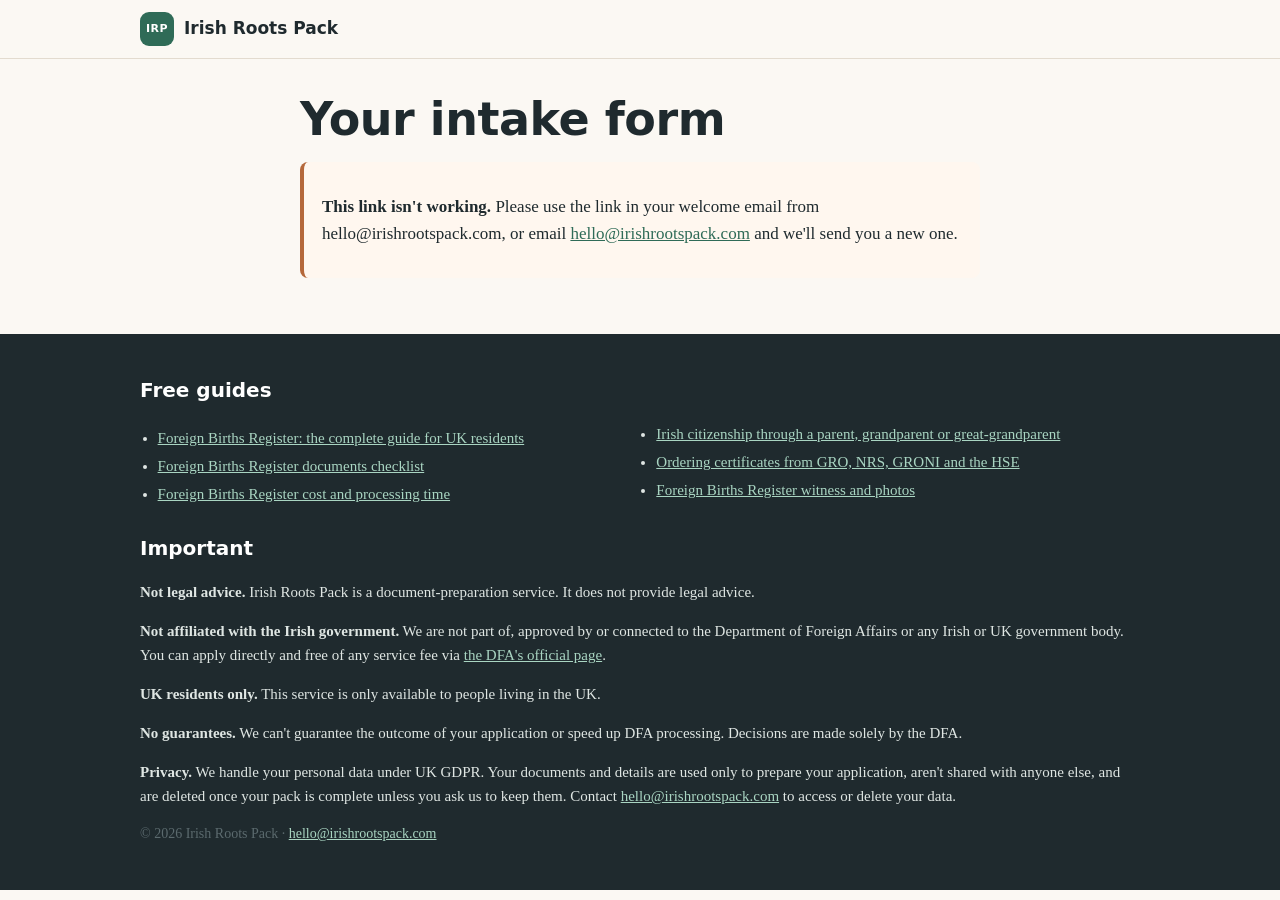
<file: intake/index.html>
<!doctype html>
<html lang="en-GB">
<head>
<meta charset="utf-8">
<meta name="viewport" content="width=device-width, initial-scale=1">
<title>Your intake form | Irish Roots Pack</title>
<meta name="robots" content="noindex">
<meta name="theme-color" content="#2f6b57">
<link rel="icon" href="/favicon.ico" sizes="any">
<link rel="icon" href="/favicon.svg" type="image/svg+xml">
<link rel="stylesheet" href="/styles.css">
<style>
.intake fieldset{border:1px solid var(--line);background:var(--card);border-radius:var(--r);padding:16px 18px;margin:0 0 16px}
.intake legend{font-weight:600;padding:0 4px}
.intake .field{display:block;margin:10px 0 0;font-size:15px}
.intake .field span{display:block;margin-bottom:4px}
.intake input[type=text],.intake input[type=tel],.intake input[type=date],.intake textarea{width:100%;box-sizing:border-box;padding:10px 12px;border:1px solid var(--line);border-radius:8px;font:inherit;font-size:16px;background:#fff}
.intake textarea{min-height:84px;resize:vertical}
.intake .opts{display:flex;flex-wrap:wrap;gap:6px 18px;margin-top:6px}
.intake .opts label{display:flex;gap:8px;align-items:center;font-size:16px;cursor:pointer}
.intake .opts input{width:18px;height:18px;accent-color:var(--accent)}
.intake .hint{font-size:14px;opacity:.8;margin:4px 0 0}
.intake .hp{position:absolute;left:-9999px}
#intake-msg{margin:14px 0}
</style>
</head>
<body>
<header class="site-header">
  <div class="wrap header-inner">
    <a class="brand" href="/"><span class="brand-mark" aria-hidden="true">IRP</span> Irish Roots Pack</a>
  </div>
</header>
<main id="top" class="guide">
  <div class="wrap narrow">
    <h1>Your intake form</h1>
    <div id="intake-bad" class="note" hidden><p><strong>This link isn't working.</strong> Please use the link in your welcome email from hello@irishrootspack.com, or email <a href="mailto:hello@irishrootspack.com">hello@irishrootspack.com</a> and we'll send you a new one.</p></div>
    <div id="intake-done" class="note" hidden><p><strong>Thank you, we've got your answers.</strong> We'll come back to you within 2 working days with your route and the documents you need. You don't need to do anything else for now. Please don't post any originals to anyone.</p></div>
    <div id="intake-wrap">
    <p class="lead"><span id="intake-hello">Hello.</span> These questions tell us which route applies to you and which documents you'll need. It takes about 10 minutes. If you don't know an answer, leave it blank or choose "Don't know".</p>
    <noscript><p class="note">This form needs JavaScript. If it doesn't work for you, just reply to your welcome email with your answers.</p></noscript>
    <form id="intake-form" class="intake" novalidate>
      <input type="hidden" name="t" id="intake-token">
      <label class="hp" aria-hidden="true">Leave blank <input type="text" name="website" tabindex="-1" autocomplete="off"></label>
<h2>A. Quick check</h2>
<fieldset><legend>1. Where were you born?</legend><label class="field"><span>Town and country</span><input type="text" name="q1_birthplace" required placeholder="e.g. Halifax, England"></label><label class="field"><span>Date of birth</span><input type="date" name="q1_dob" required></label></fieldset>
<fieldset><legend>2. Where do you live?</legend><p class="hint">Do you live in the UK now?</p><div class="opts"><label><input type="radio" name="q2_uk" value="yes"> Yes</label><label><input type="radio" name="q2_uk" value="no"> No</label></div><label class="field"><span>Full postal address</span><textarea name="q2_address" required></textarea></label></fieldset>
<fieldset><legend>3. Your parents</legend><label class="field"><span>Parent 1: full name</span><input type="text" name="q3_p1_name"></label><label class="field"><span>Parent 1: place of birth (town, country)</span><input type="text" name="q3_p1_place" required></label><label class="field"><span>Parent 1: date of birth</span><input type="text" name="q3_p1_dob" required placeholder="e.g. 12/05/1950"></label><p class="hint">Was parent 1 born on the island of Ireland (including Northern Ireland)?</p><div class="opts"><label><input type="radio" name="q3_p1_island" value="yes"> Yes</label><label><input type="radio" name="q3_p1_island" value="no"> No</label><label><input type="radio" name="q3_p1_island" value="unsure"> Don't know</label></div><label class="field"><span>Parent 2: full name</span><input type="text" name="q3_p2_name"></label><label class="field"><span>Parent 2: place of birth (town, country)</span><input type="text" name="q3_p2_place"></label><label class="field"><span>Parent 2: date of birth</span><input type="text" name="q3_p2_dob" required placeholder="e.g. 03/09/1952"></label><p class="hint">Was parent 2 born on the island of Ireland (including Northern Ireland)?</p><div class="opts"><label><input type="radio" name="q3_p2_island" value="yes"> Yes</label><label><input type="radio" name="q3_p2_island" value="no"> No</label><label><input type="radio" name="q3_p2_island" value="unsure"> Don't know</label></div></fieldset>
<fieldset><legend>4. If a parent was born on the island of Ireland: were they naturalised as a citizen of another country and did they formally give up (renounce) Irish citizenship?</legend><div class="opts"><label><input type="radio" name="q4_renounced" value="no"> No</label><label><input type="radio" name="q4_renounced" value="yes"> Yes</label><label><input type="radio" name="q4_renounced" value="unsure"> Don't know</label><label><input type="radio" name="q4_renounced" value="na"> Not applicable</label></div></fieldset>
<fieldset><legend>5. Was any of your grandparents born on the island of Ireland?</legend><div class="opts"><label><input type="radio" name="q5_grand_island" value="yes"> Yes</label><label><input type="radio" name="q5_grand_island" value="no"> No</label><label><input type="radio" name="q5_grand_island" value="unsure"> Don't know</label></div><label class="field"><span>If yes: which grandparent, their name, place of birth and date (or rough year)</span><textarea name="q5_grand_details"></textarea></label></fieldset>
<fieldset><legend>6. If no parent or grandparent was born on the island of Ireland: was one of your parents already an Irish citizen when you were born (registered on the Foreign Births Register, or naturalised)?</legend><div class="opts"><label><input type="radio" name="q6_parent_citizen" value="no"> No</label><label><input type="radio" name="q6_parent_citizen" value="yes"> Yes</label><label><input type="radio" name="q6_parent_citizen" value="unsure"> Don't know</label><label><input type="radio" name="q6_parent_citizen" value="na"> Not applicable</label></div><label class="field"><span>If registered or naturalised, on what date?</span><input type="text" name="q6_details"></label></fieldset>
<fieldset><legend>7. If only a great-grandparent was born on the island of Ireland: did your parent register on the Foreign Births Register?</legend><div class="opts"><label><input type="radio" name="q7_great" value="na"> Not applicable</label><label><input type="radio" name="q7_great" value="before"> Yes, before I was born</label><label><input type="radio" name="q7_great" value="after"> Yes, but after I was born</label><label><input type="radio" name="q7_great" value="no"> No</label><label><input type="radio" name="q7_great" value="unsure"> Don't know</label></div></fieldset>
<h2>B. Your family link</h2>
<fieldset><legend>8. Your name</legend><label class="field"><span>Full name exactly as on your birth certificate</span><input type="text" name="q8_name" required></label><label class="field"><span>Any other names you have used (e.g. married name)</span><input type="text" name="q8_other"></label></fieldset>
<fieldset><legend>9. Your parent on the Irish side</legend><label class="field"><span></span><textarea name="q9_parent" placeholder="Full name at birth, any later names, marriage date if their surname changed, and whether they are living (if not, when and where they died)"></textarea></label></fieldset>
<fieldset><legend>10. Your Irish-born grandparent</legend><p class="hint">Skip if not applicable.</p><label class="field"><span></span><textarea name="q10_grand" placeholder="Name at birth (and maiden name), date and place of marriage, and whether they are living (if not, when and where they died)"></textarea></label></fieldset>
<h2>C. Documents you already have</h2>
<fieldset><legend>11. Which of these do you already hold?</legend><p class="hint">Full birth, marriage and death certificates, and photo ID, for you, your parent and your grandparent. Don't send anything yet.</p><label class="field"><span></span><textarea name="q11_docs" placeholder="e.g. my full birth certificate, passport; Dad's birth certificate; Grandad's marriage certificate..."></textarea></label></fieldset>
<fieldset><legend>12. Are any of them short-form, laminated or photocopies?</legend><div class="opts"><label><input type="radio" name="q12_short" value="yes"> Yes</label><label><input type="radio" name="q12_short" value="no"> No</label><label><input type="radio" name="q12_short" value="unsure"> Don't know</label></div><label class="field"><span>If yes, which ones?</span><input type="text" name="q12_details"></label></fieldset>
<h2>D. Practical</h2>
<fieldset><legend>13. Witness</legend><p class="hint">Do you know someone who knows you personally, isn't a relative and is currently practising a listed profession? We'll send you the full list.</p><div class="opts"><label><input type="radio" name="q13_witness" value="yes"> Yes</label><label><input type="radio" name="q13_witness" value="no"> No</label><label><input type="radio" name="q13_witness" value="unsure"> Don't know</label></div><label class="field"><span>Their profession (e.g. GP, solicitor, police officer, teacher)</span><input type="text" name="q13_details"></label></fieldset>
<fieldset><legend>14. Are you applying just for yourself, or for your children too?</legend><label class="field"><span></span><textarea name="q14_children" placeholder="Just me / my children too (with their dates of birth)"></textarea></label></fieldset>
<fieldset><legend>15. Are you or your partner expecting a baby?</legend><div class="opts"><label><input type="radio" name="q15_expecting" value="no"> No</label><label><input type="radio" name="q15_expecting" value="yes"> Yes</label></div></fieldset>
<fieldset><legend>16. Best phone number, in case we need to check anything quickly</legend><label class="field"><span>Phone</span><input type="text" name="q16_phone" required></label></fieldset>
      <p class="small">We handle your details under UK GDPR, use them only to prepare your application and delete them once your pack is complete. This is document preparation, not legal advice.</p>
      <div id="intake-msg" role="status" aria-live="polite"></div>
      <button type="submit" class="btn btn-primary" id="intake-submit">Send my answers</button>
    </form>
    </div>
  </div>
</main>
<script>
(function(){
  var API='https://api.irishrootspack.com';
  var q=new URLSearchParams(location.search),t=q.get('t')||'';
  var form=document.getElementById('intake-form'),msg=document.getElementById('intake-msg'),wrap=document.getElementById('intake-wrap');
  function bad(){wrap.hidden=true;document.getElementById('intake-bad').hidden=false}
  function done(){wrap.hidden=true;document.getElementById('intake-done').hidden=false;window.scrollTo(0,0)}
  if(!t){bad();return}
  document.getElementById('intake-token').value=t;
  fetch(API+'/intake/check?t='+encodeURIComponent(t)).then(function(r){return r.json()}).then(function(d){
    if(!d.ok)return bad();
    document.getElementById('intake-hello').textContent='Hello '+d.first_name+'.';
    if(d.submitted)msg.innerHTML='<p class="small">We already have your answers. Sending this form again will update them.</p>';
  }).catch(function(){});
  form.addEventListener('submit',function(e){
    e.preventDefault();
    var req=form.querySelectorAll('[required]');
    for(var i=0;i<req.length;i++){if(!req[i].value.trim()){req[i].focus();msg.innerHTML='<p class="note">Please fill in this question before sending.</p>';return}}
    var btn=document.getElementById('intake-submit');btn.disabled=true;btn.textContent='Sending...';
    fetch(API+'/intake',{method:'POST',headers:{'content-type':'application/x-www-form-urlencoded'},body:new URLSearchParams(new FormData(form)).toString()})
      .then(function(r){return r.json().then(function(d){return [r.status,d]})})
      .then(function(x){if(x[1].ok)return done();if(x[0]===403)return bad();throw 0})
      .catch(function(){btn.disabled=false;btn.textContent='Send my answers';msg.innerHTML='<p class="note">Sorry, something went wrong. Please try again, or reply to your welcome email with your answers.</p>'});
  });
})();
</script>
<footer class="site-footer">
  <div class="wrap">
    <div class="footer-guides">
      <h2>Free guides</h2>
      <ul>
<li><a href="/guides/foreign-births-register-uk-guide/">Foreign Births Register: the complete guide for UK residents</a></li>
<li><a href="/guides/foreign-births-register-documents-checklist/">Foreign Births Register documents checklist</a></li>
<li><a href="/guides/foreign-births-register-cost-and-processing-time/">Foreign Births Register cost and processing time</a></li>
<li><a href="/guides/irish-citizenship-grandparent-parent-great-grandparent/">Irish citizenship through a parent, grandparent or great-grandparent</a></li>
<li><a href="/guides/ordering-birth-certificates-uk-ireland/">Ordering certificates from GRO, NRS, GRONI and the HSE</a></li>
<li><a href="/guides/foreign-births-register-witness-and-photos/">Foreign Births Register witness and photos</a></li>
      </ul>
    </div>
    <div class="disclaimer">
      <h2>Important</h2>
      <p><strong>Not legal advice.</strong> Irish Roots Pack is a document-preparation service. It does not provide legal advice.</p>
      <p><strong>Not affiliated with the Irish government.</strong> We are not part of, approved by or connected to the Department of Foreign Affairs or any Irish or UK government body. You can apply directly and free of any service fee via <a href="https://www.ireland.ie/en/dfa/citizenship/born-abroad/registering-a-foreign-birth/" rel="noopener" target="_blank">the DFA's official page</a>.</p>
      <p><strong>UK residents only.</strong> This service is only available to people living in the UK.</p>
      <p><strong>No guarantees.</strong> We can't guarantee the outcome of your application or speed up DFA processing. Decisions are made solely by the DFA.</p>
      <p><strong>Privacy.</strong> We handle your personal data under UK GDPR. Your documents and details are used only to prepare your application, aren't shared with anyone else, and are deleted once your pack is complete unless you ask us to keep them. Contact <a href="mailto:hello@irishrootspack.com">hello@irishrootspack.com</a> to access or delete your data.</p>
    </div>
    <p class="small muted">© 2026 Irish Roots Pack · <a href="mailto:hello@irishrootspack.com">hello@irishrootspack.com</a></p>
  </div>
</footer>
</body>
</html>
</file>
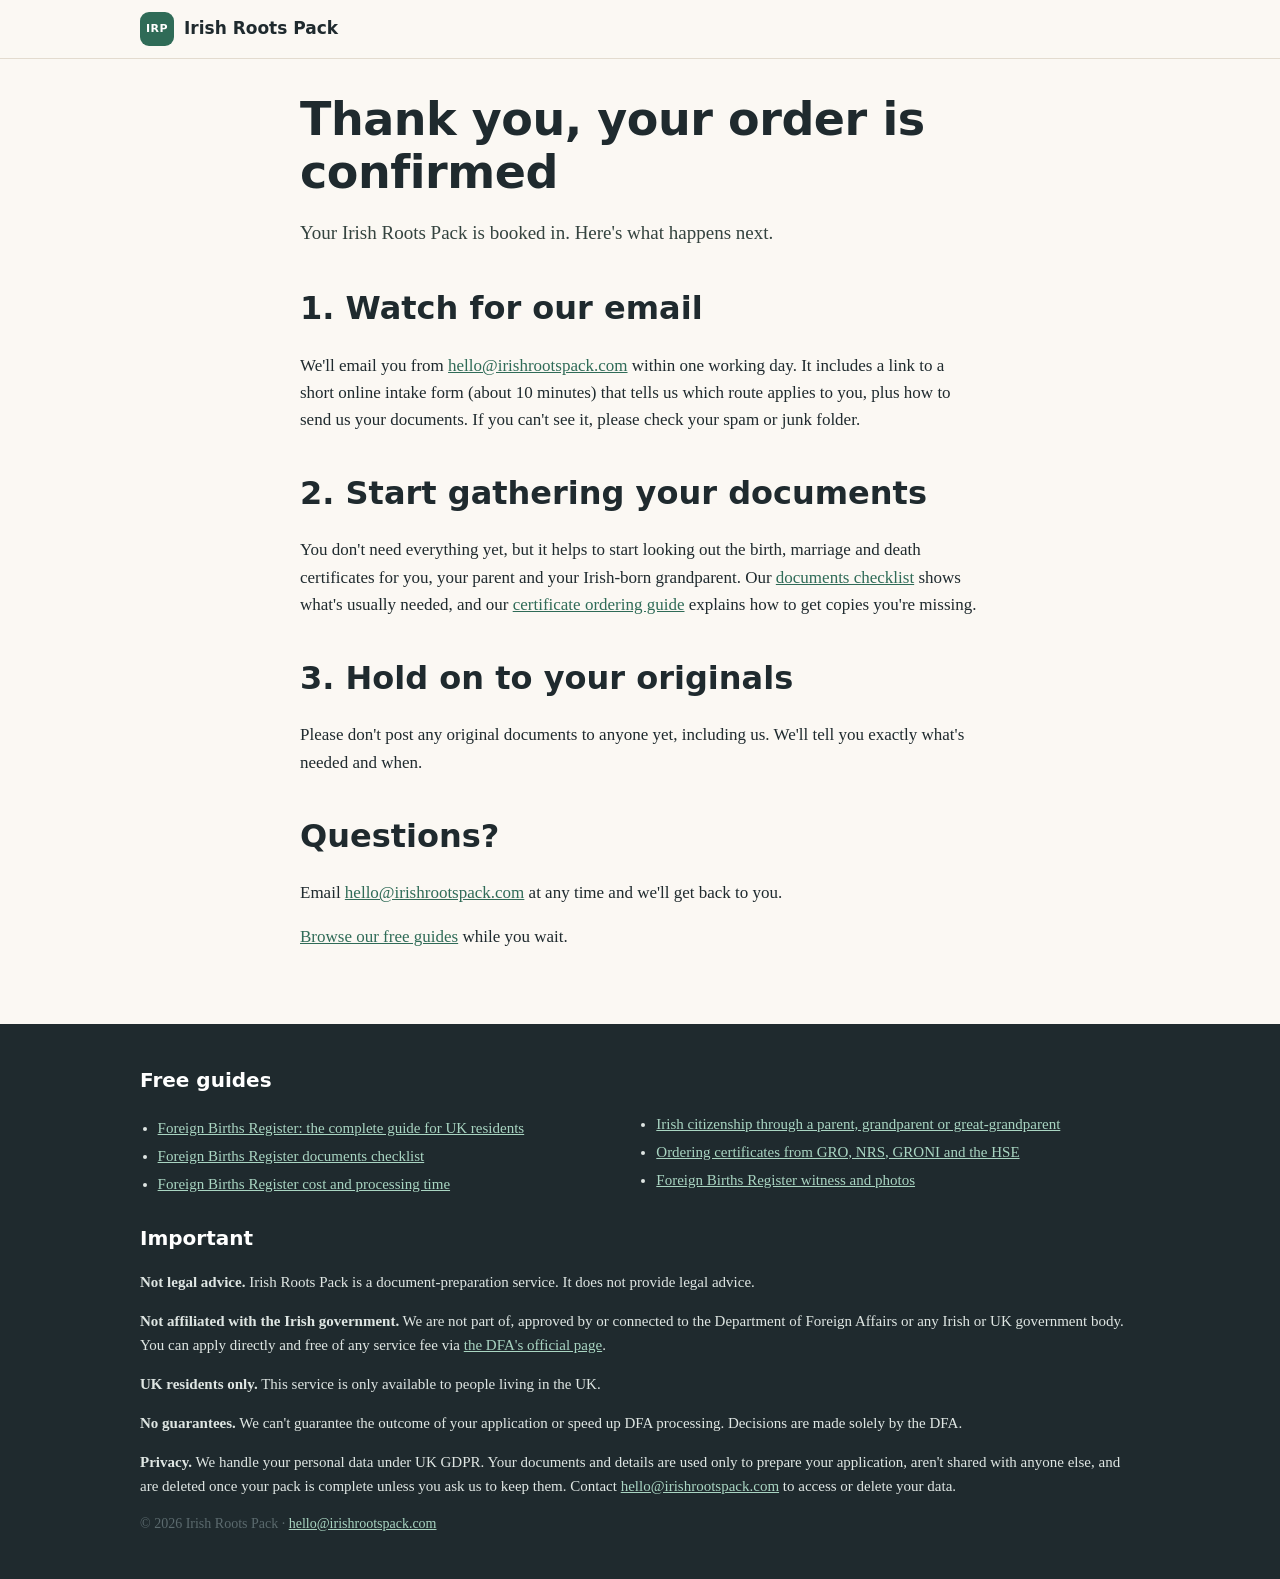
<file: thank-you/index.html>
<!doctype html>
<html lang="en-GB">
<head>
<meta charset="utf-8">
<meta name="viewport" content="width=device-width, initial-scale=1">
<title>Thank you for your order | Irish Roots Pack</title>
<meta name="robots" content="noindex">
<meta name="theme-color" content="#2f6b57">
<link rel="icon" href="/favicon.ico" sizes="any">
<link rel="icon" href="/favicon.svg" type="image/svg+xml">
<link rel="stylesheet" href="/styles.css">
</head>
<body>
<header class="site-header">
  <div class="wrap header-inner">
    <a class="brand" href="/"><span class="brand-mark" aria-hidden="true">IRP</span> Irish Roots Pack</a>
  </div>
</header>
<main id="top" class="guide">
  <div class="wrap narrow">
    <h1>Thank you, your order is confirmed</h1>
    <p class="lead">Your Irish Roots Pack is booked in. Here's what happens next.</p>
    <h2>1. Watch for our email</h2>
    <p>We'll email you from <a href="mailto:hello@irishrootspack.com">hello@irishrootspack.com</a> within one working day. It includes a link to a short online intake form (about 10 minutes) that tells us which route applies to you, plus how to send us your documents. If you can't see it, please check your spam or junk folder.</p>
    <h2>2. Start gathering your documents</h2>
    <p>You don't need everything yet, but it helps to start looking out the birth, marriage and death certificates for you, your parent and your Irish-born grandparent. Our <a href="/guides/foreign-births-register-documents-checklist/">documents checklist</a> shows what's usually needed, and our <a href="/guides/ordering-birth-certificates-uk-ireland/">certificate ordering guide</a> explains how to get copies you're missing.</p>
    <h2>3. Hold on to your originals</h2>
    <p>Please don't post any original documents to anyone yet, including us. We'll tell you exactly what's needed and when.</p>
    <h2>Questions?</h2>
    <p>Email <a href="mailto:hello@irishrootspack.com">hello@irishrootspack.com</a> at any time and we'll get back to you.</p>
    <p><a href="/guides/">Browse our free guides</a> while you wait.</p>
  </div>
</main>
<footer class="site-footer">
  <div class="wrap">
    <div class="footer-guides">
      <h2>Free guides</h2>
      <ul>
<li><a href="/guides/foreign-births-register-uk-guide/">Foreign Births Register: the complete guide for UK residents</a></li>
<li><a href="/guides/foreign-births-register-documents-checklist/">Foreign Births Register documents checklist</a></li>
<li><a href="/guides/foreign-births-register-cost-and-processing-time/">Foreign Births Register cost and processing time</a></li>
<li><a href="/guides/irish-citizenship-grandparent-parent-great-grandparent/">Irish citizenship through a parent, grandparent or great-grandparent</a></li>
<li><a href="/guides/ordering-birth-certificates-uk-ireland/">Ordering certificates from GRO, NRS, GRONI and the HSE</a></li>
<li><a href="/guides/foreign-births-register-witness-and-photos/">Foreign Births Register witness and photos</a></li>
      </ul>
    </div>
    <div class="disclaimer">
      <h2>Important</h2>
      <p><strong>Not legal advice.</strong> Irish Roots Pack is a document-preparation service. It does not provide legal advice.</p>
      <p><strong>Not affiliated with the Irish government.</strong> We are not part of, approved by or connected to the Department of Foreign Affairs or any Irish or UK government body. You can apply directly and free of any service fee via <a href="https://www.ireland.ie/en/dfa/citizenship/born-abroad/registering-a-foreign-birth/" rel="noopener" target="_blank">the DFA's official page</a>.</p>
      <p><strong>UK residents only.</strong> This service is only available to people living in the UK.</p>
      <p><strong>No guarantees.</strong> We can't guarantee the outcome of your application or speed up DFA processing. Decisions are made solely by the DFA.</p>
      <p><strong>Privacy.</strong> We handle your personal data under UK GDPR. Your documents and details are used only to prepare your application, aren't shared with anyone else, and are deleted once your pack is complete unless you ask us to keep them. Contact <a href="mailto:hello@irishrootspack.com">hello@irishrootspack.com</a> to access or delete your data.</p>
    </div>
    <p class="small muted">© 2026 Irish Roots Pack · <a href="mailto:hello@irishrootspack.com">hello@irishrootspack.com</a></p>
  </div>
</footer>
</body>
</html>
</file>
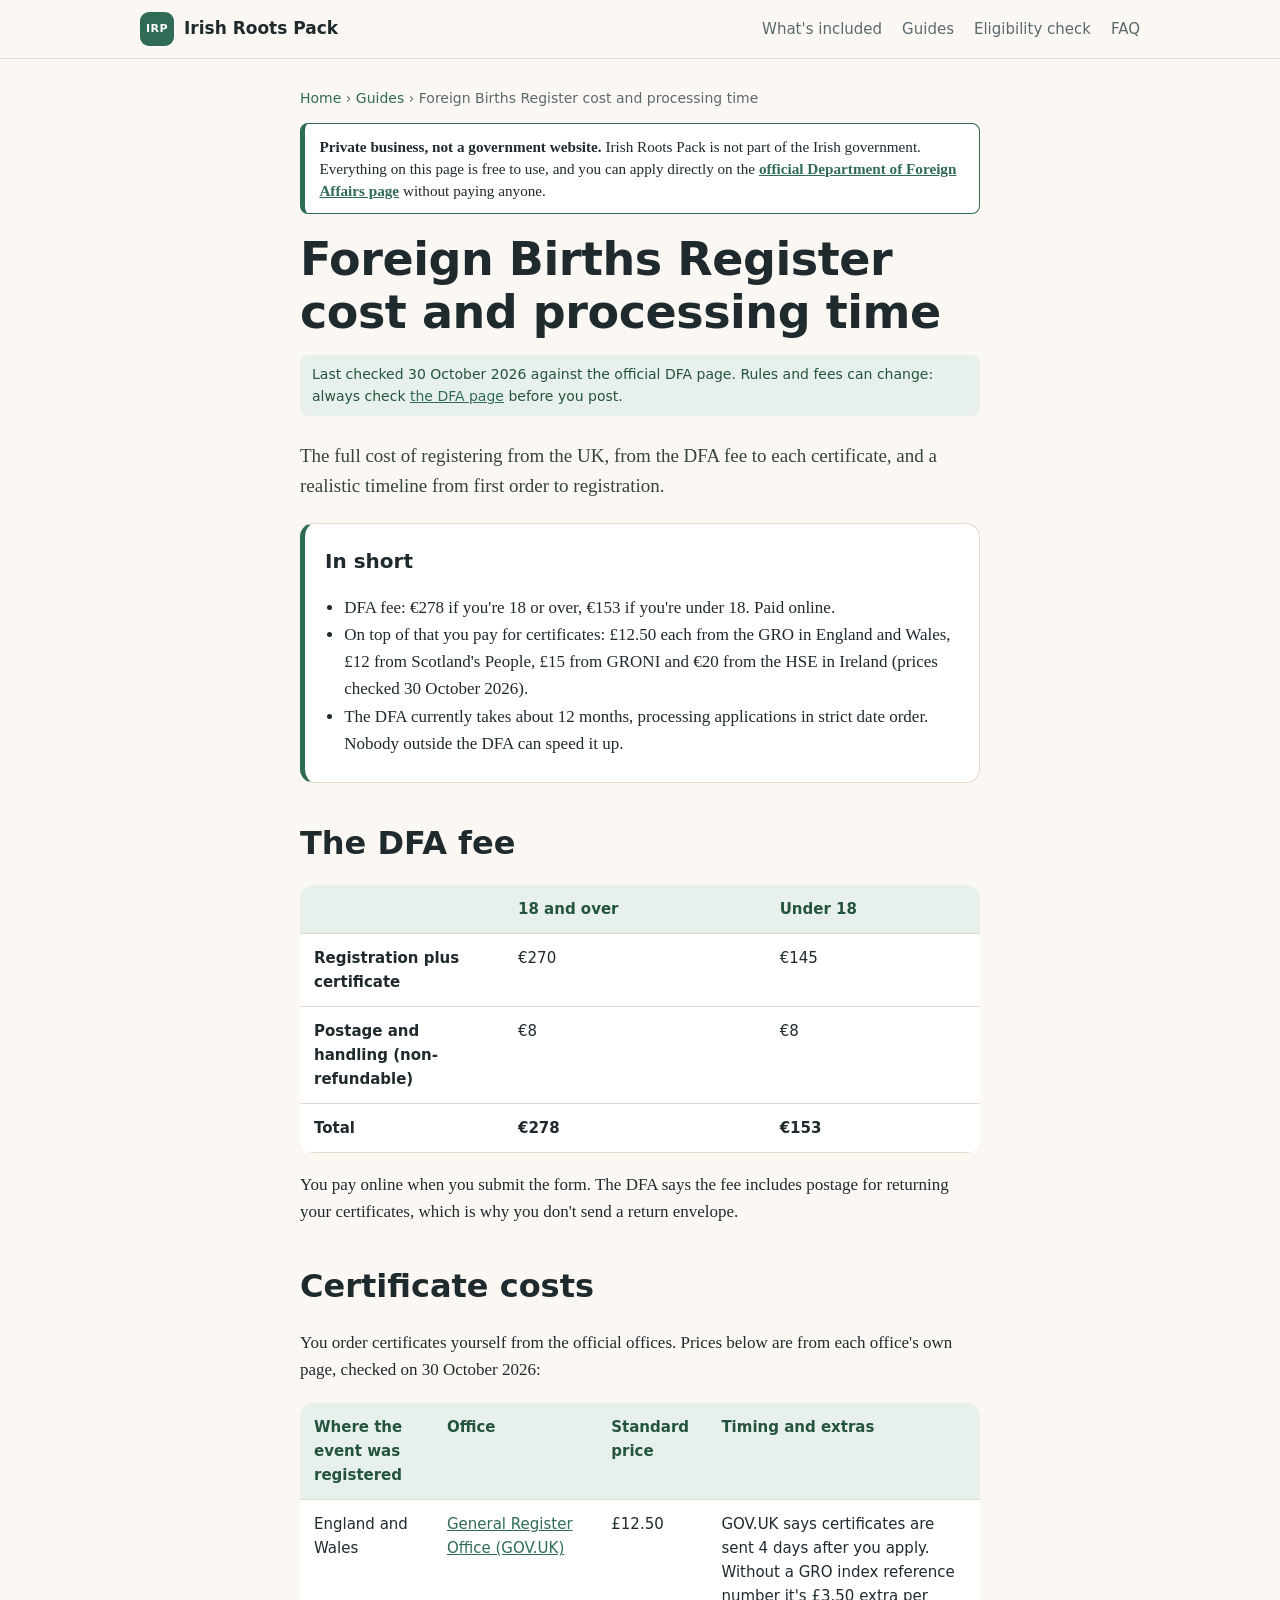
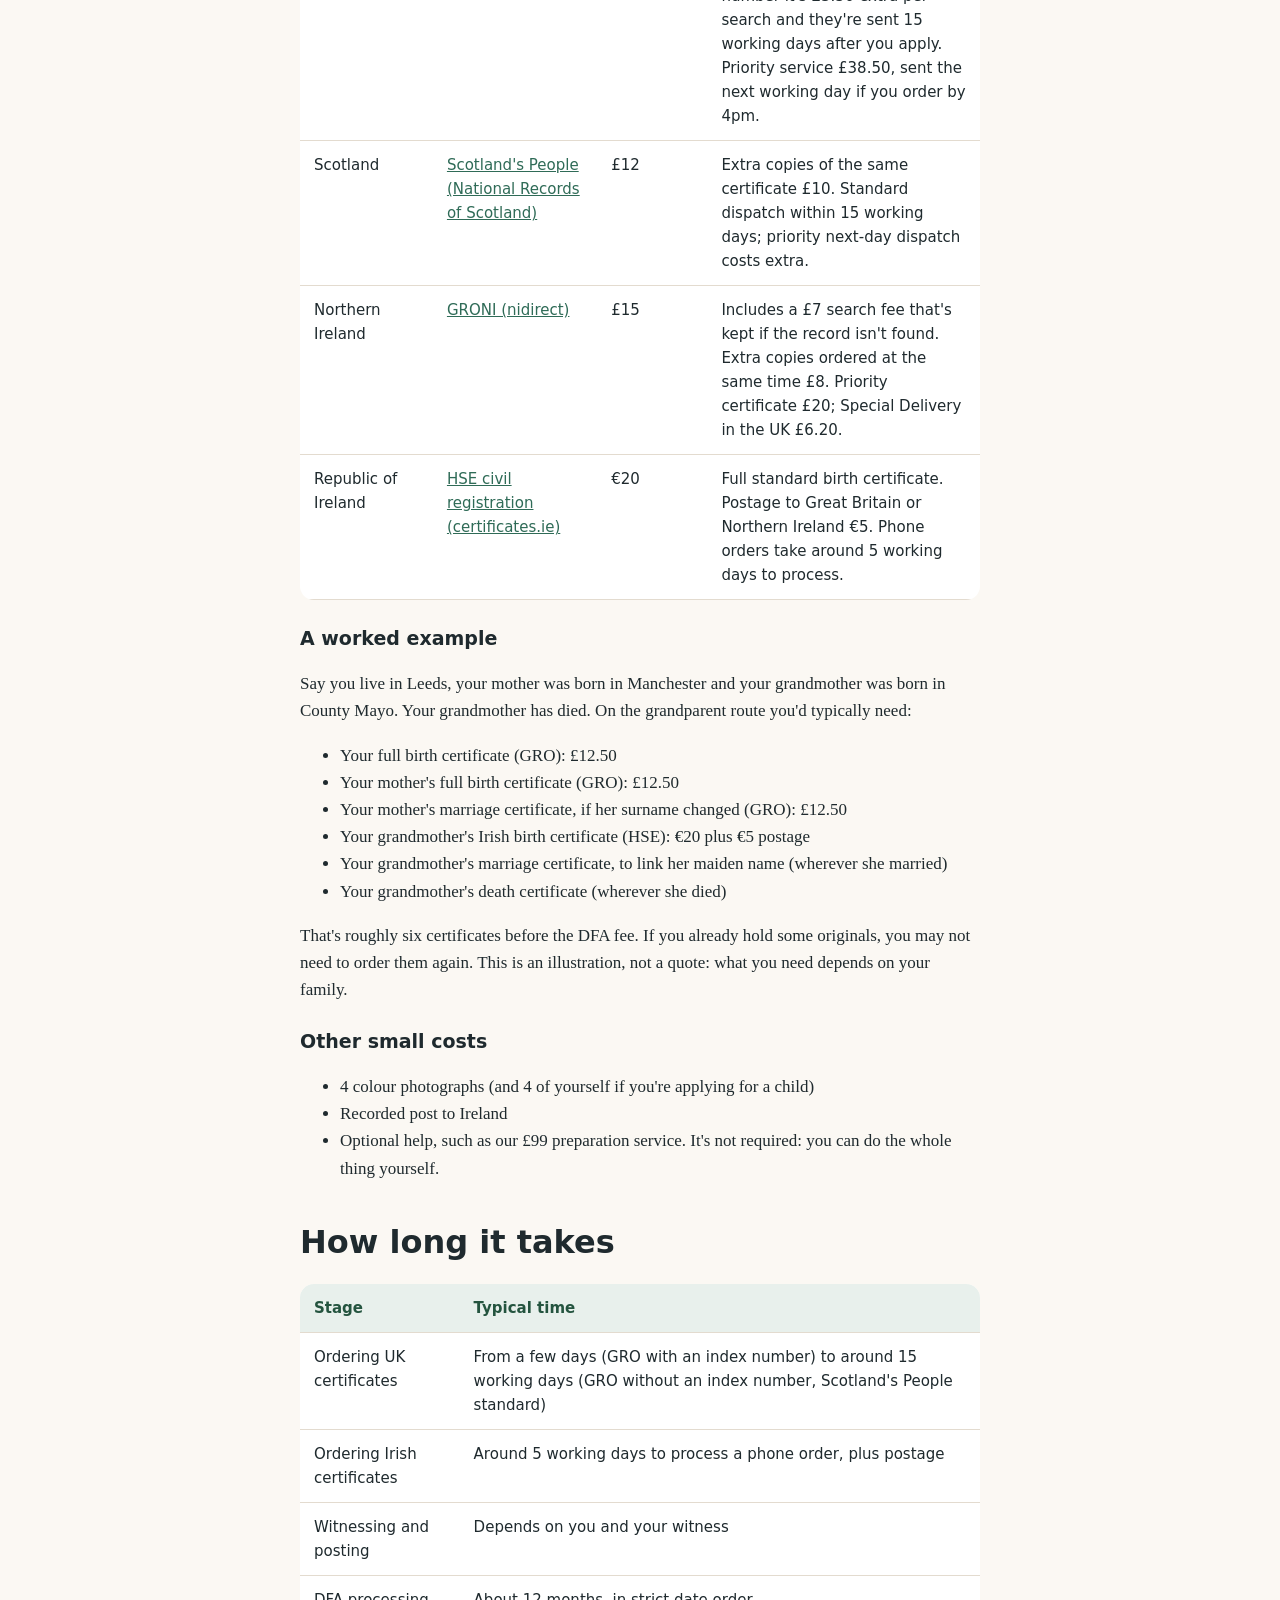
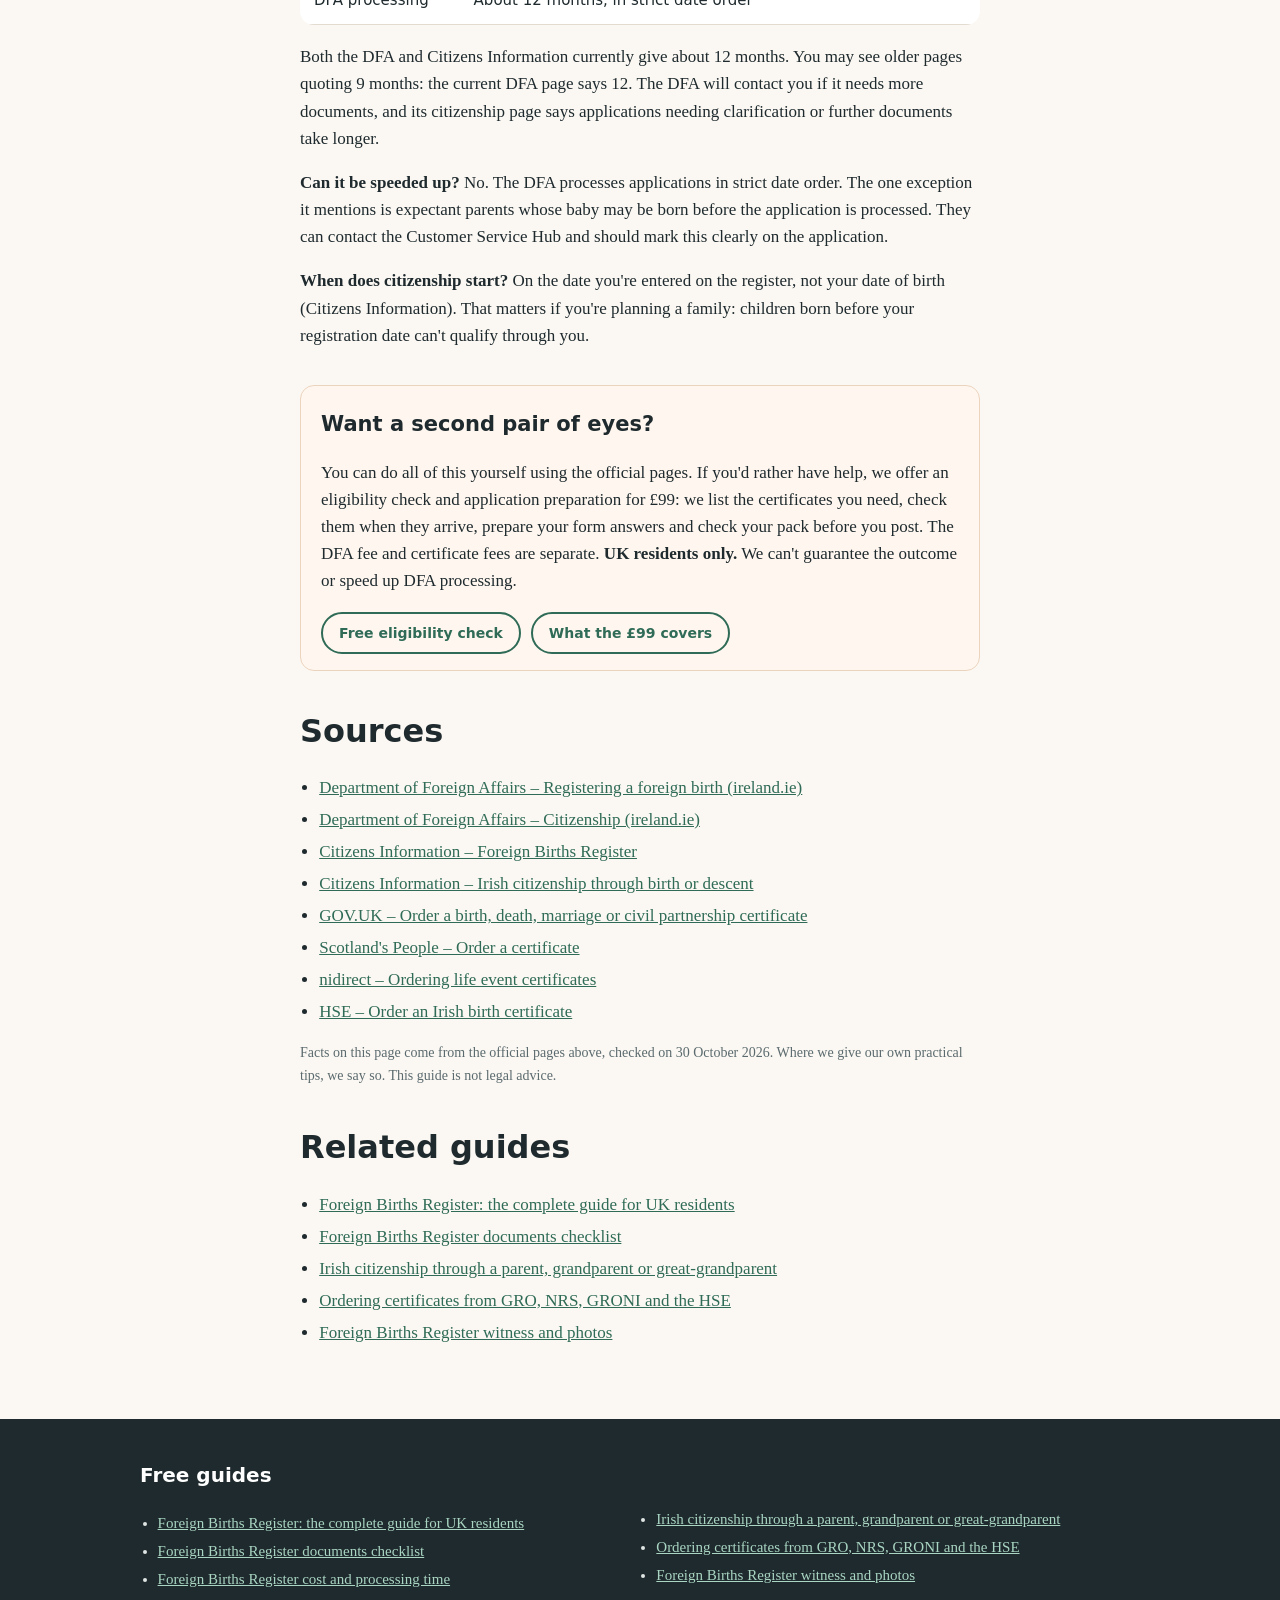
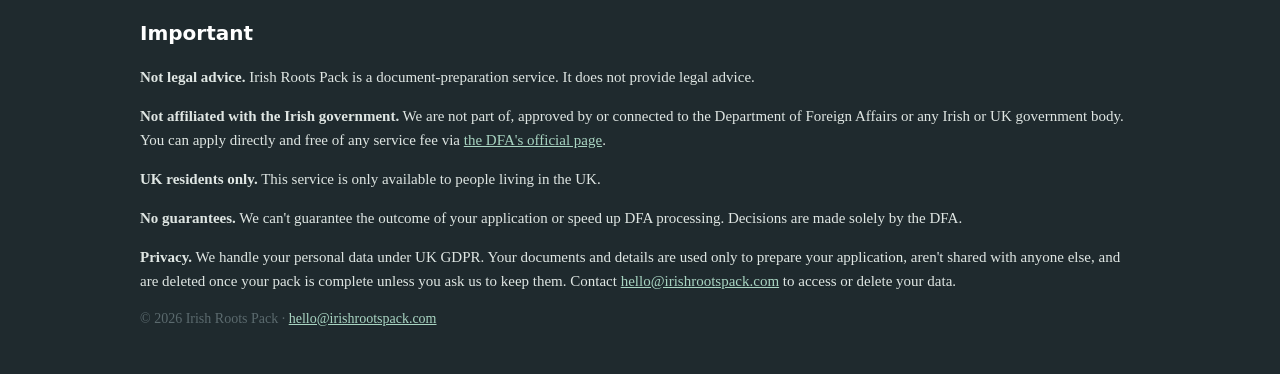
<file: guides/foreign-births-register-cost-and-processing-time/index.html>
<!doctype html>
<html lang="en-GB">
<head>
<meta charset="utf-8">
<meta name="viewport" content="width=device-width, initial-scale=1">
<title>Foreign Births Register cost (€278) and processing time | Irish Roots Pack</title>
<meta name="description" content="What the Foreign Births Register costs from the UK: the €278 / €153 DFA fee, certificate prices from GRO, Scotland&#x27;s People, GRONI and the HSE, and the 12-month wait.">
<link rel="canonical" href="https://irishrootspack.com/guides/foreign-births-register-cost-and-processing-time/">
<meta name="theme-color" content="#2f6b57">
<link rel="icon" href="/favicon.ico" sizes="any">
<link rel="icon" href="/favicon.svg" type="image/svg+xml">
<link rel="apple-touch-icon" href="/apple-touch-icon.png">
<meta property="og:type" content="article">
<meta property="og:site_name" content="Irish Roots Pack">
<meta property="og:locale" content="en_GB">
<meta property="og:title" content="Foreign Births Register cost (€278) and processing time | Irish Roots Pack">
<meta property="og:description" content="What the Foreign Births Register costs from the UK: the €278 / €153 DFA fee, certificate prices from GRO, Scotland&#x27;s People, GRONI and the HSE, and the 12-month wait.">
<meta property="og:url" content="https://irishrootspack.com/guides/foreign-births-register-cost-and-processing-time/">
<meta property="og:image" content="https://irishrootspack.com/og-image.png">
<meta property="og:image:width" content="1200">
<meta property="og:image:height" content="630">
<meta property="og:image:alt" content="Irish Roots Pack: Foreign Births Register eligibility check and application preparation for UK families">
<meta name="twitter:card" content="summary_large_image">
<meta name="twitter:title" content="Foreign Births Register cost (€278) and processing time | Irish Roots Pack">
<meta name="twitter:description" content="What the Foreign Births Register costs from the UK: the €278 / €153 DFA fee, certificate prices from GRO, Scotland&#x27;s People, GRONI and the HSE, and the 12-month wait.">
<meta name="twitter:image" content="https://irishrootspack.com/og-image.png">
<link rel="stylesheet" href="/styles.css">
<script type="application/ld+json">
{
 "@context": "https://schema.org",
 "@graph": [
  {
   "@type": "Organization",
   "@id": "https://irishrootspack.com/#org",
   "name": "Irish Roots Pack",
   "url": "https://irishrootspack.com/",
   "email": "hello@irishrootspack.com",
   "logo": "https://irishrootspack.com/icon-512.png",
   "areaServed": {
    "@type": "Country",
    "name": "United Kingdom"
   }
  },
  {
   "@type": "Article",
   "@id": "https://irishrootspack.com/guides/foreign-births-register-cost-and-processing-time/#article",
   "headline": "Foreign Births Register cost and processing time",
   "description": "What the Foreign Births Register costs from the UK: the €278 / €153 DFA fee, certificate prices from GRO, Scotland's People, GRONI and the HSE, and the 12-month wait.",
   "inLanguage": "en-GB",
   "datePublished": "2026-10-30",
   "dateModified": "2026-10-30",
   "mainEntityOfPage": "https://irishrootspack.com/guides/foreign-births-register-cost-and-processing-time/",
   "image": "https://irishrootspack.com/og-image.png",
   "author": {
    "@id": "https://irishrootspack.com/#org"
   },
   "publisher": {
    "@id": "https://irishrootspack.com/#org"
   },
   "isAccessibleForFree": true,
   "citation": [
    "https://www.ireland.ie/en/dfa/citizenship/born-abroad/registering-a-foreign-birth/",
    "https://www.ireland.ie/en/dfa/citizenship/",
    "https://www.citizensinformation.ie/en/moving-country/irish-citizenship/foreign-births-register/",
    "https://www.citizensinformation.ie/en/moving-country/irish-citizenship/irish-citizenship-through-birth-or-descent/",
    "https://www.gov.uk/order-copy-birth-death-marriage-certificate",
    "https://www.scotlandspeople.gov.uk/order-certificate",
    "https://www.nidirect.gov.uk/articles/ordering-life-event-certificates",
    "https://www2.hse.ie/services/births-deaths-and-marriages/order/birth-certificate/"
   ]
  },
  {
   "@type": "BreadcrumbList",
   "itemListElement": [
    {
     "@type": "ListItem",
     "position": 1,
     "name": "Home",
     "item": "https://irishrootspack.com/"
    },
    {
     "@type": "ListItem",
     "position": 2,
     "name": "Guides",
     "item": "https://irishrootspack.com/guides/"
    },
    {
     "@type": "ListItem",
     "position": 3,
     "name": "Foreign Births Register cost and processing time",
     "item": "https://irishrootspack.com/guides/foreign-births-register-cost-and-processing-time/"
    }
   ]
  }
 ]
}
</script>
</head>
<body>
<header class="site-header">
  <div class="wrap header-inner">
    <a class="brand" href="/"><span class="brand-mark" aria-hidden="true">IRP</span> Irish Roots Pack</a>
    <nav aria-label="Main">
      <a href="/#included">What's included</a>
      <a href="/guides/">Guides</a>
      <a href="/#quiz">Eligibility check</a>
      <a href="/#faq">FAQ</a>
    </nav>
  </div>
</header>

<main id="top" class="guide">
  <div class="wrap narrow">
    <nav class="crumbs" aria-label="Breadcrumb"><a href="/">Home</a> <span aria-hidden="true">›</span> <a href="/guides/">Guides</a> <span aria-hidden="true">›</span> <span aria-current="page">Foreign Births Register cost and processing time</span></nav>
    <p class="gov-notice" role="note"><strong>Private business, not a government website.</strong> Irish Roots Pack is not part of the Irish government. Everything on this page is free to use, and you can apply directly on the <a href="https://www.ireland.ie/en/dfa/citizenship/born-abroad/registering-a-foreign-birth/" rel="noopener" target="_blank">official Department of Foreign Affairs page</a> without paying anyone.</p>
    <h1>Foreign Births Register cost and processing time</h1>
    <p class="last-checked">Last checked 30 October 2026 against the official DFA page. Rules and fees can change: always check <a href="https://www.ireland.ie/en/dfa/citizenship/born-abroad/registering-a-foreign-birth/" rel="noopener" target="_blank">the DFA page</a> before you post.</p>
    <p class="lead">The full cost of registering from the UK, from the DFA fee to each certificate, and a realistic timeline from first order to registration.</p>

    <div class="tldr">
      <h2>In short</h2>
      <ul>
        <li>DFA fee: €278 if you're 18 or over, €153 if you're under 18. Paid online.</li>
        <li>On top of that you pay for certificates: £12.50 each from the GRO in England and Wales, £12 from Scotland's People, £15 from GRONI and €20 from the HSE in Ireland (prices checked 30 October 2026).</li>
        <li>The DFA currently takes about 12 months, processing applications in strict date order. Nobody outside the DFA can speed it up.</li>
      </ul>
    </div>

    <h2 id="dfa-fee">The DFA fee</h2>
    <table class="compact">
      <thead><tr><th scope="col"></th><th scope="col">18 and over</th><th scope="col">Under 18</th></tr></thead>
      <tbody>
        <tr><th scope="row">Registration plus certificate</th><td>€270</td><td>€145</td></tr>
        <tr><th scope="row">Postage and handling (non-refundable)</th><td>€8</td><td>€8</td></tr>
        <tr><th scope="row">Total</th><td><strong>€278</strong></td><td><strong>€153</strong></td></tr>
      </tbody>
    </table>
    <p>You pay online when you submit the form. The DFA says the fee includes postage for returning your certificates, which is why you don't send a return envelope.</p>

    <h2 id="certificates">Certificate costs</h2>
    <p>You order certificates yourself from the official offices. Prices below are from each office's own page, checked on 30 October 2026:</p>
    <div class="table-wrap">
    <table class="stack">
      <thead><tr><th scope="col">Where the event was registered</th><th scope="col">Office</th><th scope="col">Standard price</th><th scope="col">Timing and extras</th></tr></thead>
      <tbody>
        <tr><td data-label="Where the event was registered">England and Wales</td><td data-label="Office"><a href="https://www.gov.uk/order-copy-birth-death-marriage-certificate" rel="noopener" target="_blank">General Register Office (GOV.UK)</a></td><td data-label="Standard price">£12.50</td><td data-label="Timing and extras">GOV.UK says certificates are sent 4 days after you apply. Without a GRO index reference number it's £3.50 extra per search and they're sent 15 working days after you apply. Priority service £38.50, sent the next working day if you order by 4pm.</td></tr>
        <tr><td data-label="Where the event was registered">Scotland</td><td data-label="Office"><a href="https://www.scotlandspeople.gov.uk/order-certificate" rel="noopener" target="_blank">Scotland's People (National Records of Scotland)</a></td><td data-label="Standard price">£12</td><td data-label="Timing and extras">Extra copies of the same certificate £10. Standard dispatch within 15 working days; priority next-day dispatch costs extra.</td></tr>
        <tr><td data-label="Where the event was registered">Northern Ireland</td><td data-label="Office"><a href="https://www.nidirect.gov.uk/articles/ordering-life-event-certificates" rel="noopener" target="_blank">GRONI (nidirect)</a></td><td data-label="Standard price">£15</td><td data-label="Timing and extras">Includes a £7 search fee that's kept if the record isn't found. Extra copies ordered at the same time £8. Priority certificate £20; Special Delivery in the UK £6.20.</td></tr>
        <tr><td data-label="Where the event was registered">Republic of Ireland</td><td data-label="Office"><a href="https://www2.hse.ie/services/births-deaths-and-marriages/order/birth-certificate/" rel="noopener" target="_blank">HSE civil registration (certificates.ie)</a></td><td data-label="Standard price">€20</td><td data-label="Timing and extras">Full standard birth certificate. Postage to Great Britain or Northern Ireland €5. Phone orders take around 5 working days to process.</td></tr>
      </tbody>
    </table>
    </div>
    <h3>A worked example</h3>
    <p>Say you live in Leeds, your mother was born in Manchester and your grandmother was born in County Mayo. Your grandmother has died. On the grandparent route you'd typically need:</p>
    <ul>
      <li>Your full birth certificate (GRO): £12.50</li>
      <li>Your mother's full birth certificate (GRO): £12.50</li>
      <li>Your mother's marriage certificate, if her surname changed (GRO): £12.50</li>
      <li>Your grandmother's Irish birth certificate (HSE): €20 plus €5 postage</li>
      <li>Your grandmother's marriage certificate, to link her maiden name (wherever she married)</li>
      <li>Your grandmother's death certificate (wherever she died)</li>
    </ul>
    <p>That's roughly six certificates before the DFA fee. If you already hold some originals, you may not need to order them again. This is an illustration, not a quote: what you need depends on your family.</p>
    <h3>Other small costs</h3>
    <ul>
      <li>4 colour photographs (and 4 of yourself if you're applying for a child)</li>
      <li>Recorded post to Ireland</li>
      <li>Optional help, such as our £99 preparation service. It's not required: you can do the whole thing yourself.</li>
    </ul>

    <h2 id="time">How long it takes</h2>
    <table class="compact">
      <thead><tr><th scope="col">Stage</th><th scope="col">Typical time</th></tr></thead>
      <tbody>
        <tr><td>Ordering UK certificates</td><td>From a few days (GRO with an index number) to around 15 working days (GRO without an index number, Scotland's People standard)</td></tr>
        <tr><td>Ordering Irish certificates</td><td>Around 5 working days to process a phone order, plus postage</td></tr>
        <tr><td>Witnessing and posting</td><td>Depends on you and your witness</td></tr>
        <tr><td>DFA processing</td><td>About 12 months, in strict date order</td></tr>
      </tbody>
    </table>
    <p>Both the DFA and Citizens Information currently give about 12 months. You may see older pages quoting 9 months: the current DFA page says 12. The DFA will contact you if it needs more documents, and its citizenship page says applications needing clarification or further documents take longer.</p>
    <p><strong>Can it be speeded up?</strong> No. The DFA processes applications in strict date order. The one exception it mentions is expectant parents whose baby may be born before the application is processed. They can contact the Customer Service Hub and should mark this clearly on the application.</p>
    <p><strong>When does citizenship start?</strong> On the date you're entered on the register, not your date of birth (Citizens Information). That matters if you're planning a family: children born before your registration date can't qualify through you.</p>

<aside class="help-box" aria-label="Help with your application">
  <h2>Want a second pair of eyes?</h2>
  <p>You can do all of this yourself using the official pages. If you'd rather have help, we offer an eligibility check and application preparation for £99: we list the certificates you need, check them when they arrive, prepare your form answers and check your pack before you post. The DFA fee and certificate fees are separate. <strong>UK residents only.</strong> We can't guarantee the outcome or speed up DFA processing.</p>
  <p class="help-links"><a class="btn btn-ghost small-btn" href="/#quiz">Free eligibility check</a> <a class="btn btn-ghost small-btn" href="/#included">What the £99 covers</a></p>
</aside>
    <section class="sources">
      <h2>Sources</h2>
      <ul>
<li><a href="https://www.ireland.ie/en/dfa/citizenship/born-abroad/registering-a-foreign-birth/" rel="noopener" target="_blank">Department of Foreign Affairs – Registering a foreign birth (ireland.ie)</a></li>
<li><a href="https://www.ireland.ie/en/dfa/citizenship/" rel="noopener" target="_blank">Department of Foreign Affairs – Citizenship (ireland.ie)</a></li>
<li><a href="https://www.citizensinformation.ie/en/moving-country/irish-citizenship/foreign-births-register/" rel="noopener" target="_blank">Citizens Information – Foreign Births Register</a></li>
<li><a href="https://www.citizensinformation.ie/en/moving-country/irish-citizenship/irish-citizenship-through-birth-or-descent/" rel="noopener" target="_blank">Citizens Information – Irish citizenship through birth or descent</a></li>
<li><a href="https://www.gov.uk/order-copy-birth-death-marriage-certificate" rel="noopener" target="_blank">GOV.UK – Order a birth, death, marriage or civil partnership certificate</a></li>
<li><a href="https://www.scotlandspeople.gov.uk/order-certificate" rel="noopener" target="_blank">Scotland's People – Order a certificate</a></li>
<li><a href="https://www.nidirect.gov.uk/articles/ordering-life-event-certificates" rel="noopener" target="_blank">nidirect – Ordering life event certificates</a></li>
<li><a href="https://www2.hse.ie/services/births-deaths-and-marriages/order/birth-certificate/" rel="noopener" target="_blank">HSE – Order an Irish birth certificate</a></li>
      </ul>
      <p class="small muted">Facts on this page come from the official pages above, checked on 30 October 2026. Where we give our own practical tips, we say so. This guide is not legal advice.</p>
    </section>
    <section class="related">
      <h2>Related guides</h2>
      <ul>
<li><a href="/guides/foreign-births-register-uk-guide/">Foreign Births Register: the complete guide for UK residents</a></li>
<li><a href="/guides/foreign-births-register-documents-checklist/">Foreign Births Register documents checklist</a></li>
<li><a href="/guides/irish-citizenship-grandparent-parent-great-grandparent/">Irish citizenship through a parent, grandparent or great-grandparent</a></li>
<li><a href="/guides/ordering-birth-certificates-uk-ireland/">Ordering certificates from GRO, NRS, GRONI and the HSE</a></li>
<li><a href="/guides/foreign-births-register-witness-and-photos/">Foreign Births Register witness and photos</a></li>
      </ul>
    </section>
  </div>
</main>
<footer class="site-footer">
  <div class="wrap">
    <div class="footer-guides">
      <h2>Free guides</h2>
      <ul>
<li><a href="/guides/foreign-births-register-uk-guide/">Foreign Births Register: the complete guide for UK residents</a></li>
<li><a href="/guides/foreign-births-register-documents-checklist/">Foreign Births Register documents checklist</a></li>
<li><a href="/guides/foreign-births-register-cost-and-processing-time/">Foreign Births Register cost and processing time</a></li>
<li><a href="/guides/irish-citizenship-grandparent-parent-great-grandparent/">Irish citizenship through a parent, grandparent or great-grandparent</a></li>
<li><a href="/guides/ordering-birth-certificates-uk-ireland/">Ordering certificates from GRO, NRS, GRONI and the HSE</a></li>
<li><a href="/guides/foreign-births-register-witness-and-photos/">Foreign Births Register witness and photos</a></li>
      </ul>
    </div>
    <div class="disclaimer">
      <h2>Important</h2>
      <p><strong>Not legal advice.</strong> Irish Roots Pack is a document-preparation service. It does not provide legal advice.</p>
      <p><strong>Not affiliated with the Irish government.</strong> We are not part of, approved by or connected to the Department of Foreign Affairs or any Irish or UK government body. You can apply directly and free of any service fee via <a href="https://www.ireland.ie/en/dfa/citizenship/born-abroad/registering-a-foreign-birth/" rel="noopener" target="_blank">the DFA's official page</a>.</p>
      <p><strong>UK residents only.</strong> This service is only available to people living in the UK.</p>
      <p><strong>No guarantees.</strong> We can't guarantee the outcome of your application or speed up DFA processing. Decisions are made solely by the DFA.</p>
      <p><strong>Privacy.</strong> We handle your personal data under UK GDPR. Your documents and details are used only to prepare your application, aren't shared with anyone else, and are deleted once your pack is complete unless you ask us to keep them. Contact <a href="mailto:hello@irishrootspack.com">hello@irishrootspack.com</a> to access or delete your data.</p>
    </div>
    <p class="small muted">© 2026 Irish Roots Pack · <a href="mailto:hello@irishrootspack.com">hello@irishrootspack.com</a></p>
  </div>
</footer>
</body>
</html>
</file>
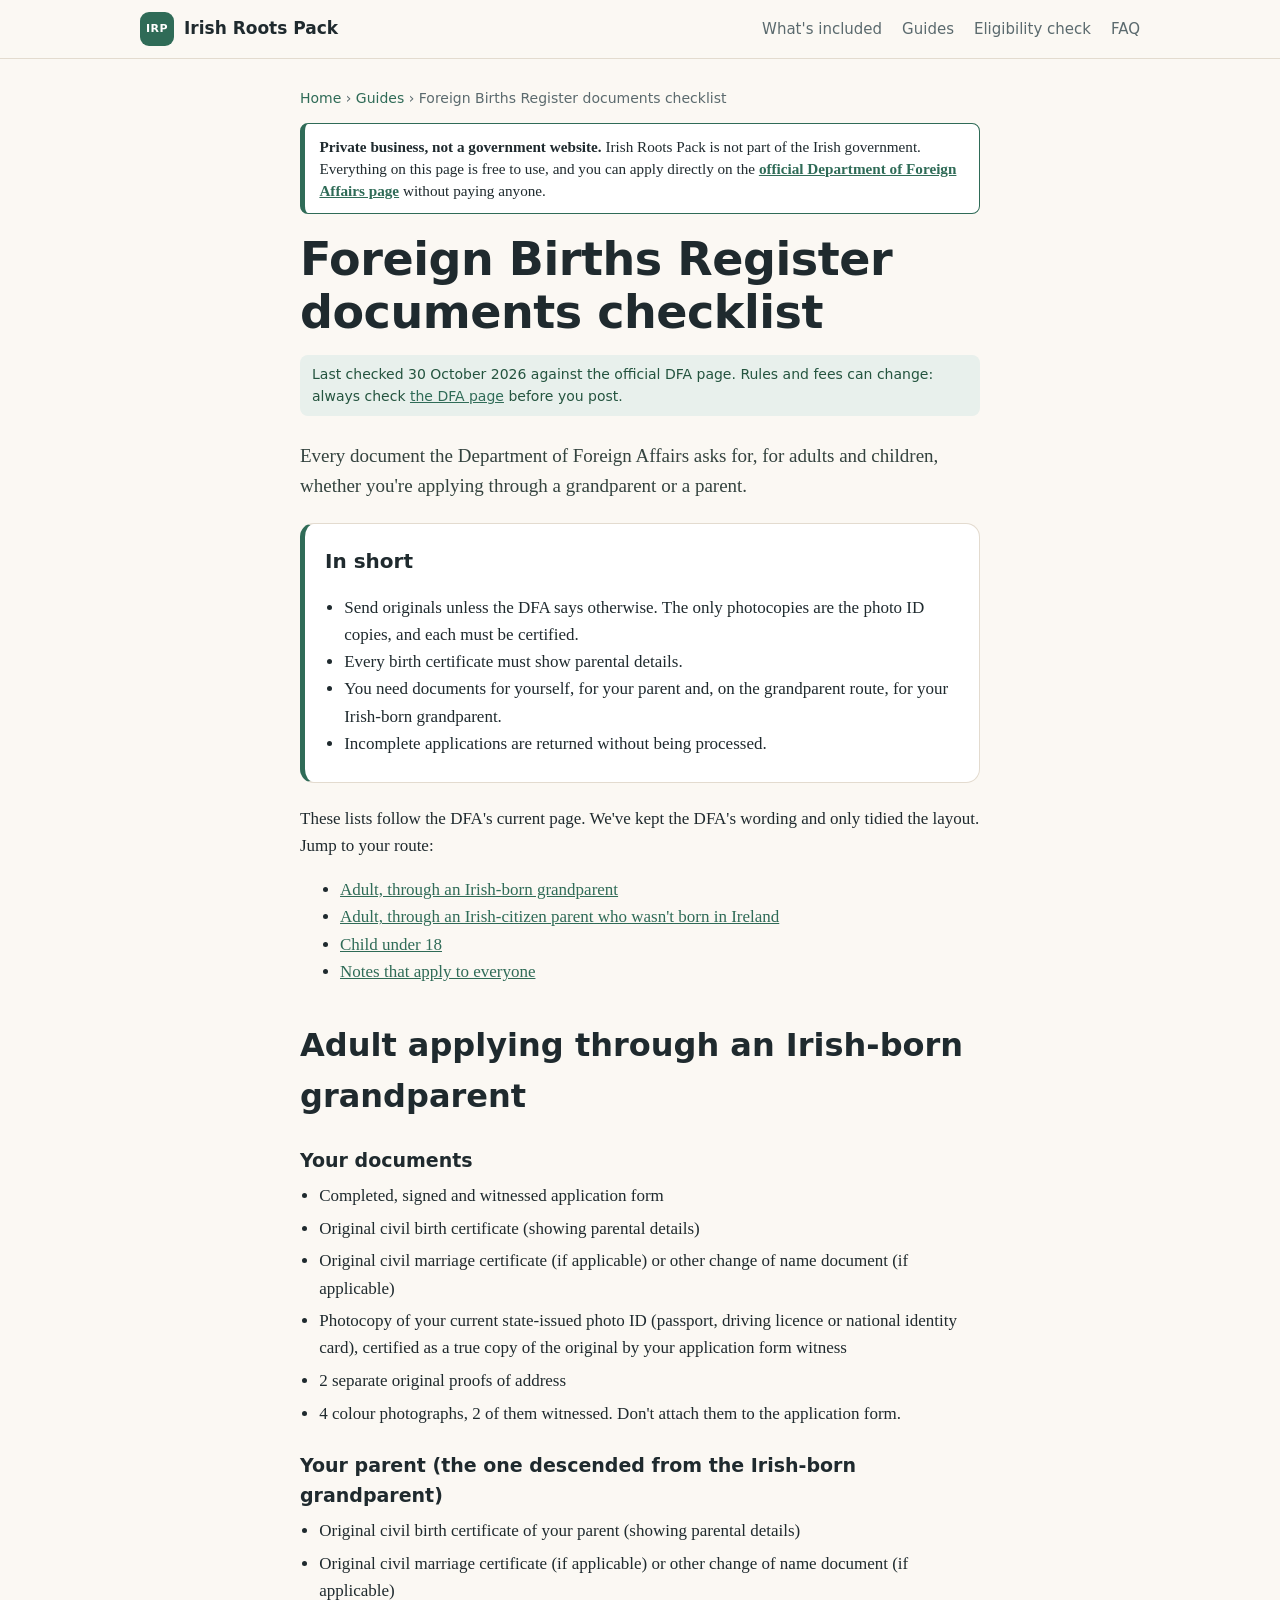
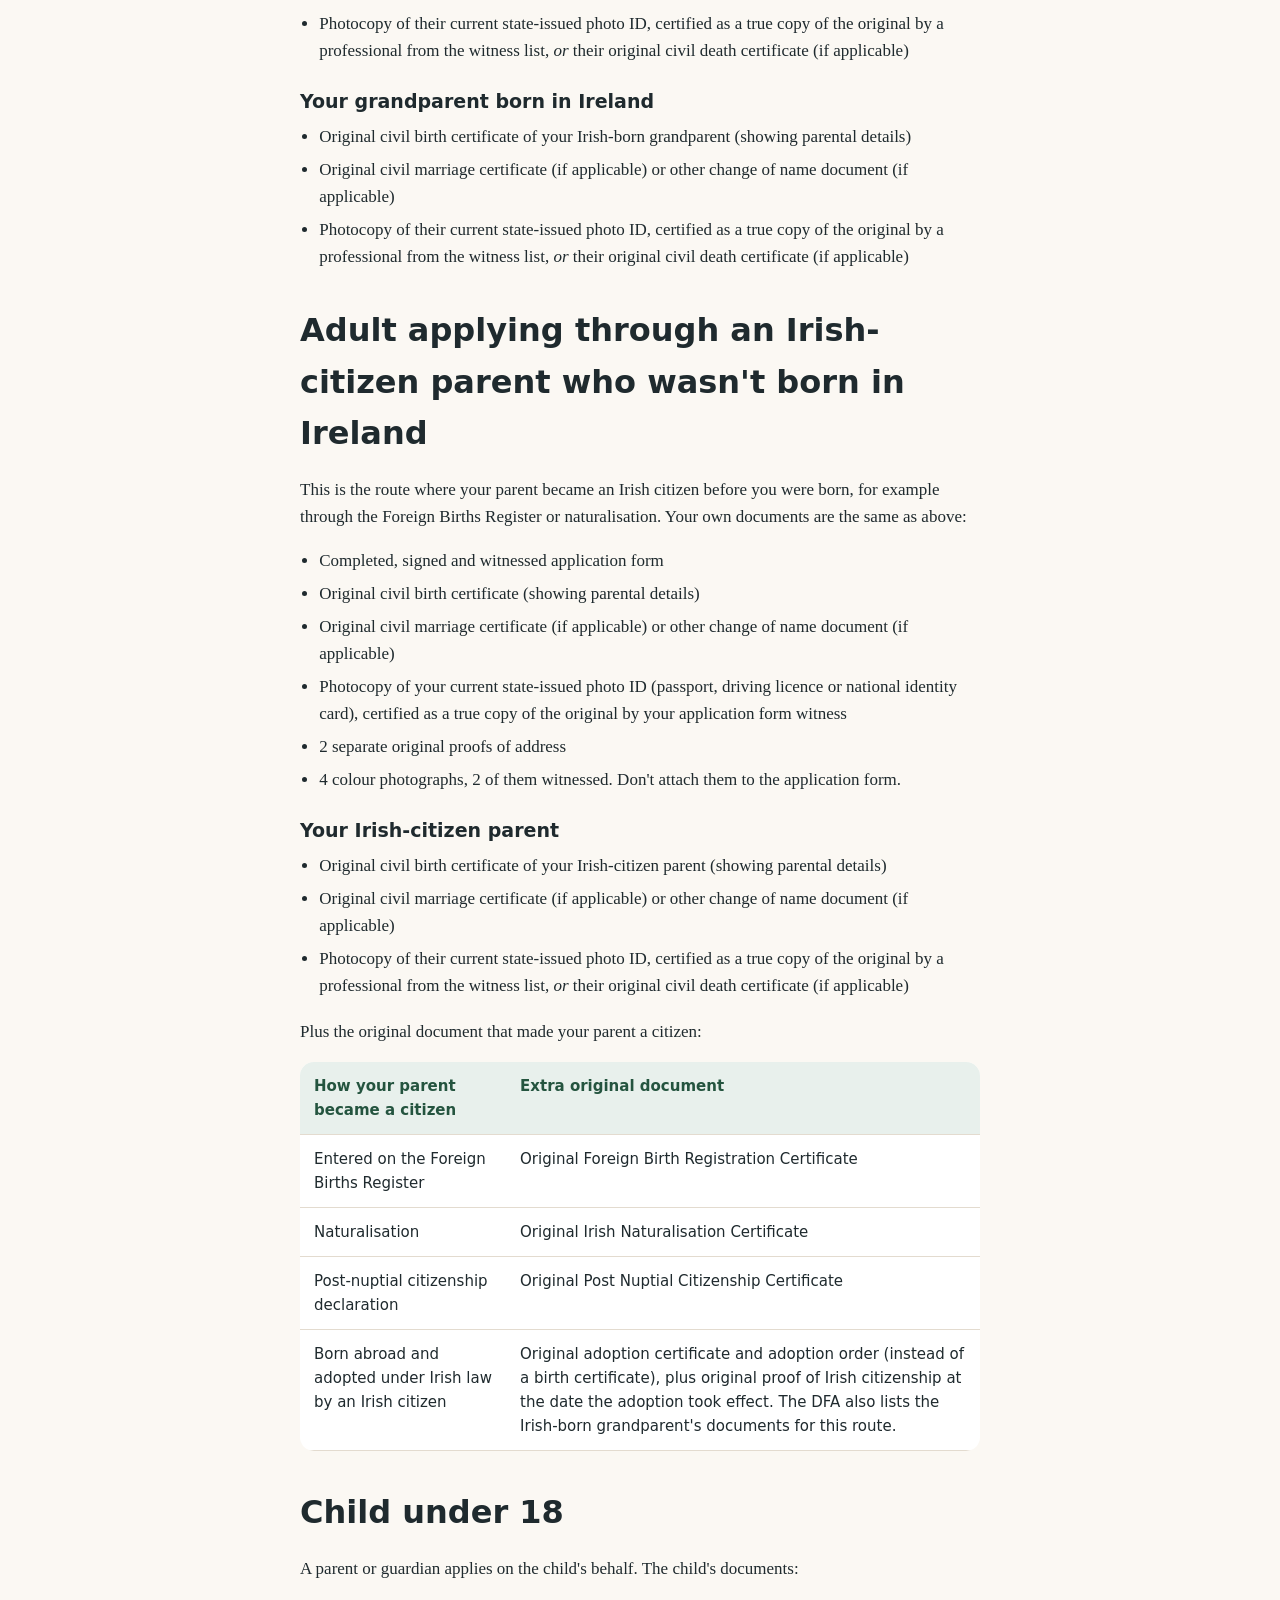
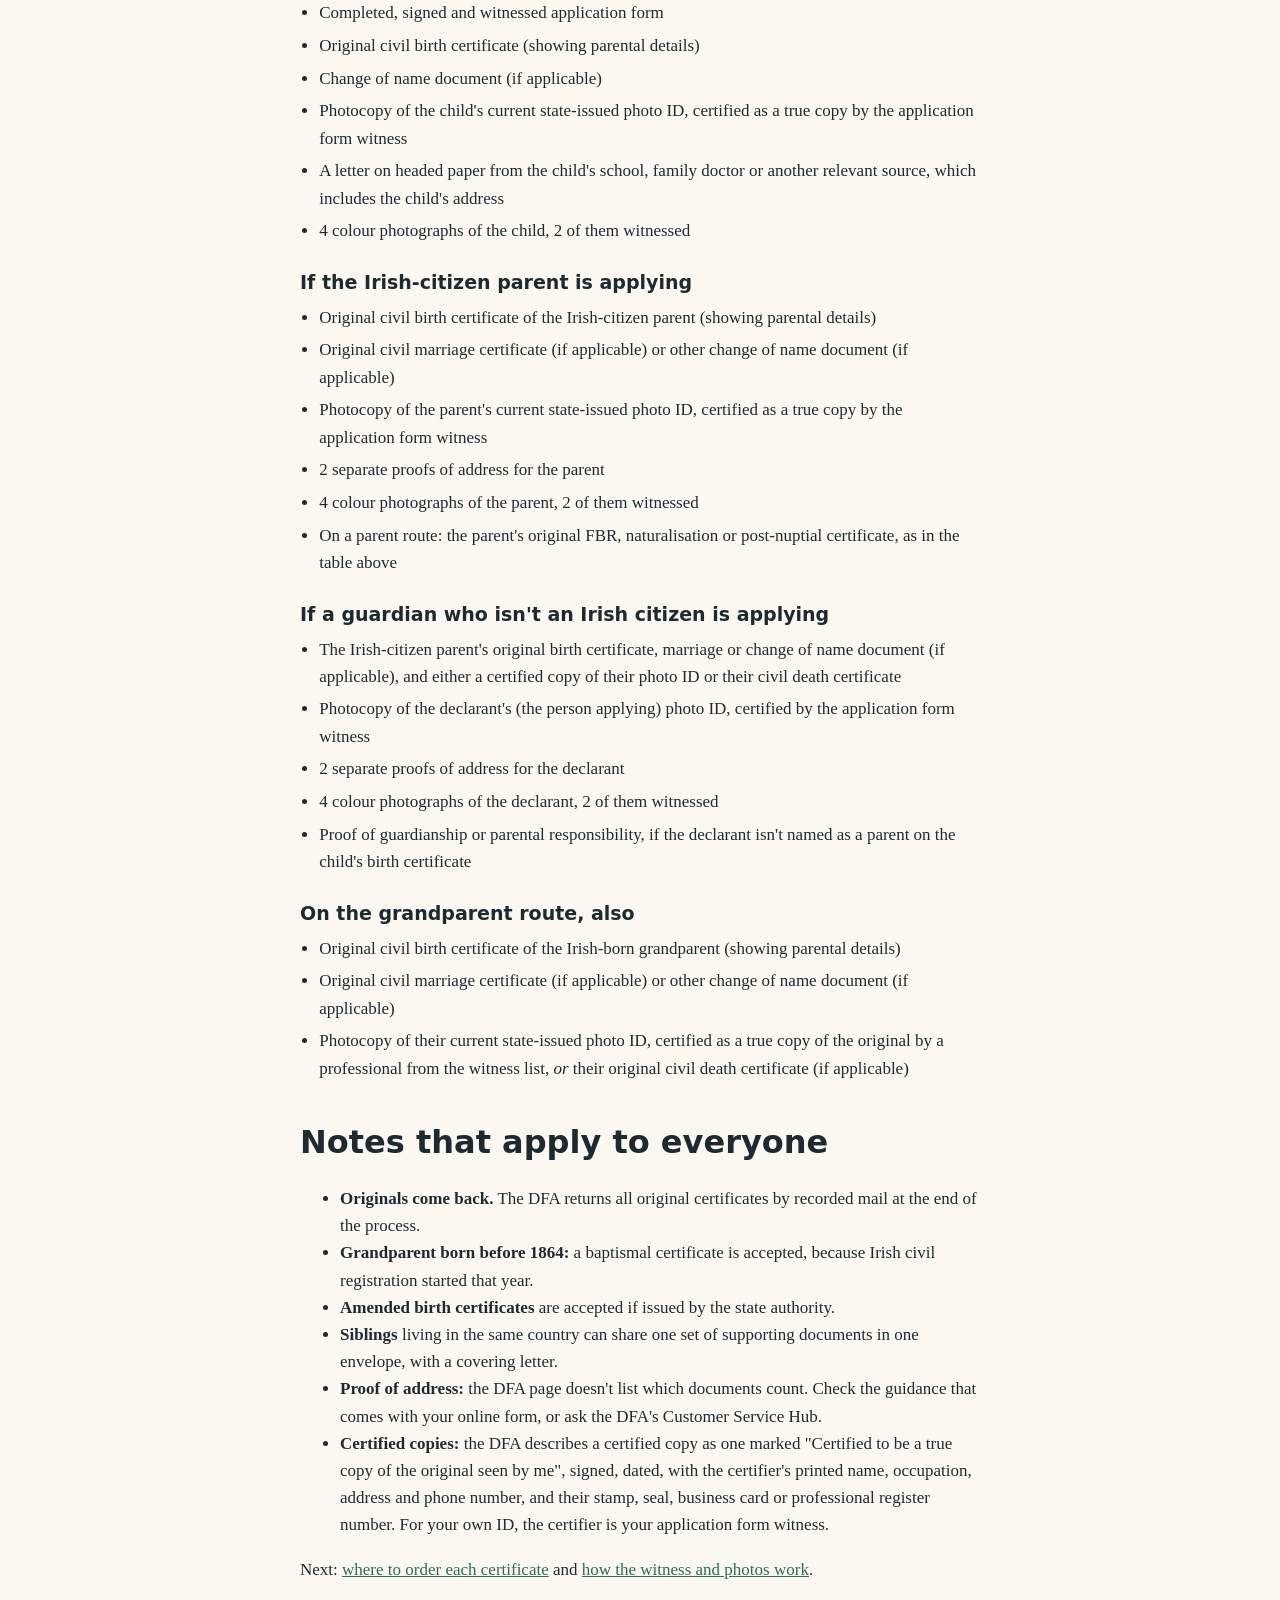
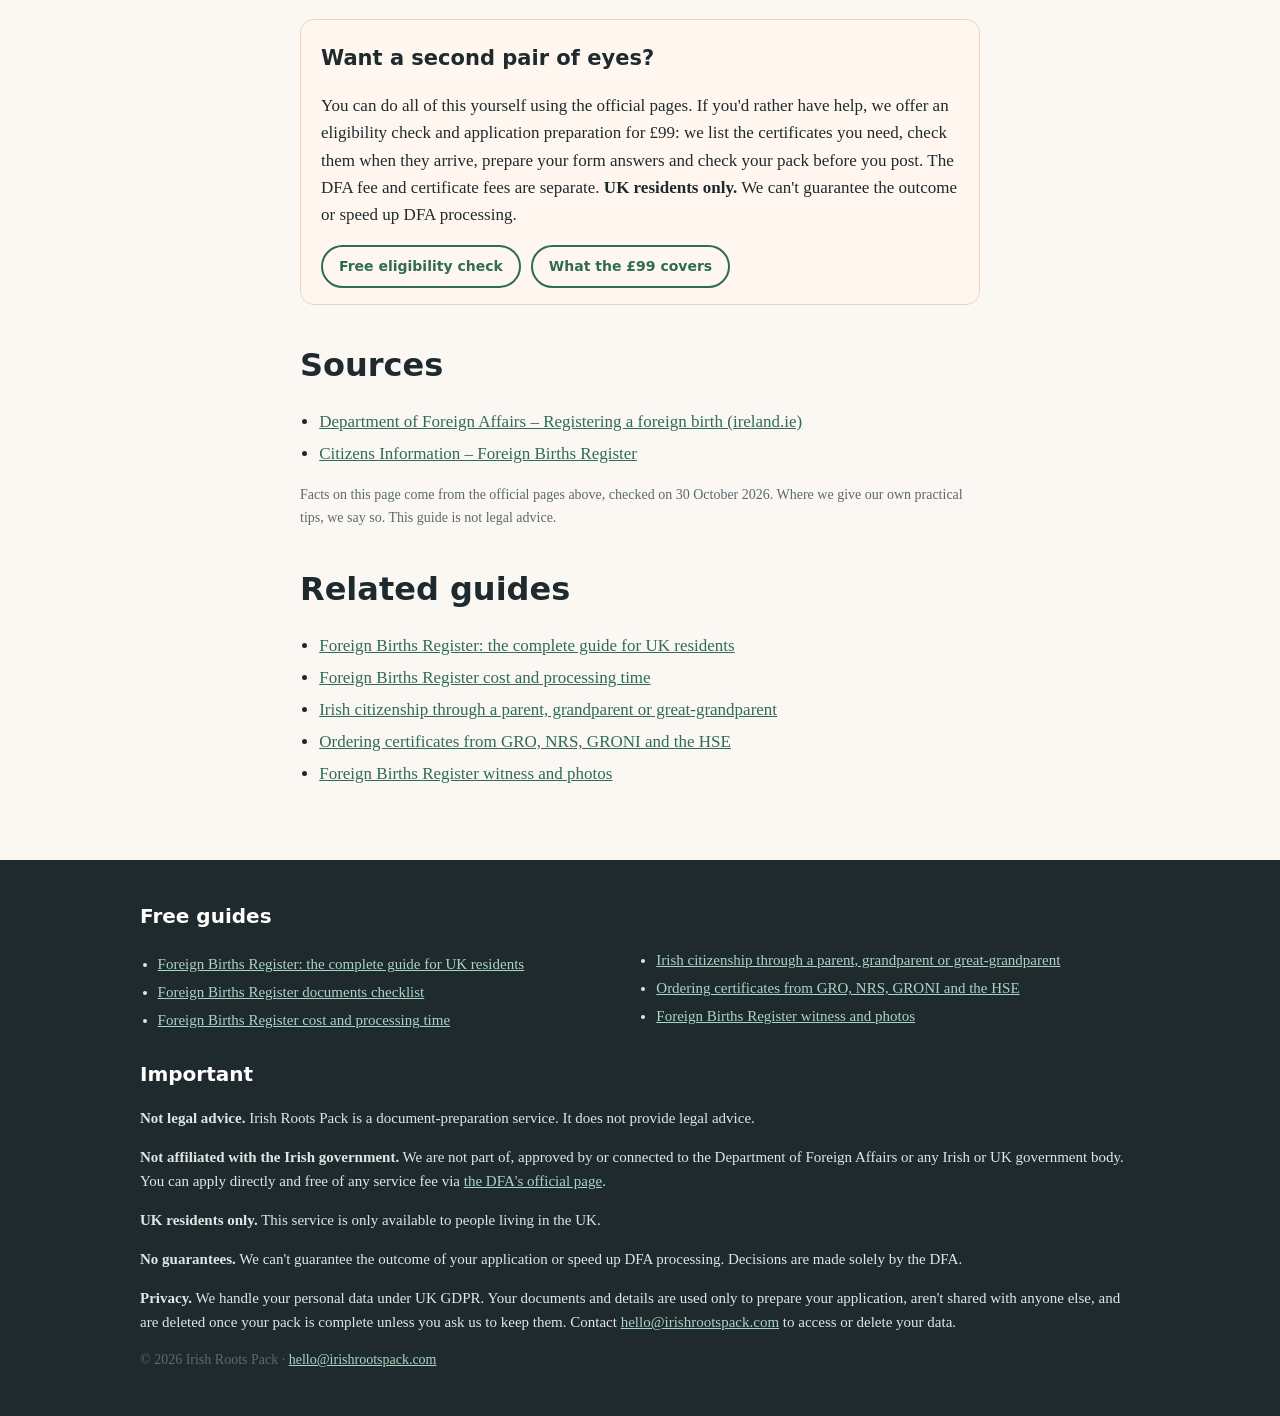
<file: guides/foreign-births-register-documents-checklist/index.html>
<!doctype html>
<html lang="en-GB">
<head>
<meta charset="utf-8">
<meta name="viewport" content="width=device-width, initial-scale=1">
<title>Foreign Births Register documents checklist (all routes) | Irish Roots Pack</title>
<meta name="description" content="The full list of documents the DFA asks for on every Foreign Births Register route, for adults and under-18s: certificates, ID, proof of address and photos.">
<link rel="canonical" href="https://irishrootspack.com/guides/foreign-births-register-documents-checklist/">
<meta name="theme-color" content="#2f6b57">
<link rel="icon" href="/favicon.ico" sizes="any">
<link rel="icon" href="/favicon.svg" type="image/svg+xml">
<link rel="apple-touch-icon" href="/apple-touch-icon.png">
<meta property="og:type" content="article">
<meta property="og:site_name" content="Irish Roots Pack">
<meta property="og:locale" content="en_GB">
<meta property="og:title" content="Foreign Births Register documents checklist (all routes) | Irish Roots Pack">
<meta property="og:description" content="The full list of documents the DFA asks for on every Foreign Births Register route, for adults and under-18s: certificates, ID, proof of address and photos.">
<meta property="og:url" content="https://irishrootspack.com/guides/foreign-births-register-documents-checklist/">
<meta property="og:image" content="https://irishrootspack.com/og-image.png">
<meta property="og:image:width" content="1200">
<meta property="og:image:height" content="630">
<meta property="og:image:alt" content="Irish Roots Pack: Foreign Births Register eligibility check and application preparation for UK families">
<meta name="twitter:card" content="summary_large_image">
<meta name="twitter:title" content="Foreign Births Register documents checklist (all routes) | Irish Roots Pack">
<meta name="twitter:description" content="The full list of documents the DFA asks for on every Foreign Births Register route, for adults and under-18s: certificates, ID, proof of address and photos.">
<meta name="twitter:image" content="https://irishrootspack.com/og-image.png">
<link rel="stylesheet" href="/styles.css">
<script type="application/ld+json">
{
 "@context": "https://schema.org",
 "@graph": [
  {
   "@type": "Organization",
   "@id": "https://irishrootspack.com/#org",
   "name": "Irish Roots Pack",
   "url": "https://irishrootspack.com/",
   "email": "hello@irishrootspack.com",
   "logo": "https://irishrootspack.com/icon-512.png",
   "areaServed": {
    "@type": "Country",
    "name": "United Kingdom"
   }
  },
  {
   "@type": "Article",
   "@id": "https://irishrootspack.com/guides/foreign-births-register-documents-checklist/#article",
   "headline": "Foreign Births Register documents checklist",
   "description": "The full list of documents the DFA asks for on every Foreign Births Register route, for adults and under-18s: certificates, ID, proof of address and photos.",
   "inLanguage": "en-GB",
   "datePublished": "2026-10-30",
   "dateModified": "2026-10-30",
   "mainEntityOfPage": "https://irishrootspack.com/guides/foreign-births-register-documents-checklist/",
   "image": "https://irishrootspack.com/og-image.png",
   "author": {
    "@id": "https://irishrootspack.com/#org"
   },
   "publisher": {
    "@id": "https://irishrootspack.com/#org"
   },
   "isAccessibleForFree": true,
   "citation": [
    "https://www.ireland.ie/en/dfa/citizenship/born-abroad/registering-a-foreign-birth/",
    "https://www.citizensinformation.ie/en/moving-country/irish-citizenship/foreign-births-register/"
   ]
  },
  {
   "@type": "BreadcrumbList",
   "itemListElement": [
    {
     "@type": "ListItem",
     "position": 1,
     "name": "Home",
     "item": "https://irishrootspack.com/"
    },
    {
     "@type": "ListItem",
     "position": 2,
     "name": "Guides",
     "item": "https://irishrootspack.com/guides/"
    },
    {
     "@type": "ListItem",
     "position": 3,
     "name": "Foreign Births Register documents checklist",
     "item": "https://irishrootspack.com/guides/foreign-births-register-documents-checklist/"
    }
   ]
  }
 ]
}
</script>
</head>
<body>
<header class="site-header">
  <div class="wrap header-inner">
    <a class="brand" href="/"><span class="brand-mark" aria-hidden="true">IRP</span> Irish Roots Pack</a>
    <nav aria-label="Main">
      <a href="/#included">What's included</a>
      <a href="/guides/">Guides</a>
      <a href="/#quiz">Eligibility check</a>
      <a href="/#faq">FAQ</a>
    </nav>
  </div>
</header>

<main id="top" class="guide">
  <div class="wrap narrow">
    <nav class="crumbs" aria-label="Breadcrumb"><a href="/">Home</a> <span aria-hidden="true">›</span> <a href="/guides/">Guides</a> <span aria-hidden="true">›</span> <span aria-current="page">Foreign Births Register documents checklist</span></nav>
    <p class="gov-notice" role="note"><strong>Private business, not a government website.</strong> Irish Roots Pack is not part of the Irish government. Everything on this page is free to use, and you can apply directly on the <a href="https://www.ireland.ie/en/dfa/citizenship/born-abroad/registering-a-foreign-birth/" rel="noopener" target="_blank">official Department of Foreign Affairs page</a> without paying anyone.</p>
    <h1>Foreign Births Register documents checklist</h1>
    <p class="last-checked">Last checked 30 October 2026 against the official DFA page. Rules and fees can change: always check <a href="https://www.ireland.ie/en/dfa/citizenship/born-abroad/registering-a-foreign-birth/" rel="noopener" target="_blank">the DFA page</a> before you post.</p>
    <p class="lead">Every document the Department of Foreign Affairs asks for, for adults and children, whether you're applying through a grandparent or a parent.</p>

    <div class="tldr">
      <h2>In short</h2>
      <ul>
        <li>Send originals unless the DFA says otherwise. The only photocopies are the photo ID copies, and each must be certified.</li>
        <li>Every birth certificate must show parental details.</li>
        <li>You need documents for yourself, for your parent and, on the grandparent route, for your Irish-born grandparent.</li>
        <li>Incomplete applications are returned without being processed.</li>
      </ul>
    </div>
    <p>These lists follow the DFA's current page. We've kept the DFA's wording and only tidied the layout. Jump to your route:</p>
    <ul>
      <li><a href="#adult-grandparent">Adult, through an Irish-born grandparent</a></li>
      <li><a href="#adult-parent">Adult, through an Irish-citizen parent who wasn't born in Ireland</a></li>
      <li><a href="#minor">Child under 18</a></li>
      <li><a href="#notes">Notes that apply to everyone</a></li>
    </ul>

    <h2 id="adult-grandparent">Adult applying through an Irish-born grandparent</h2>
    <h3>Your documents</h3>
    <ul class="checklist">
<li>Completed, signed and witnessed application form</li>
<li>Original civil birth certificate (showing parental details)</li>
<li>Original civil marriage certificate (if applicable) or other change of name document (if applicable)</li>
<li>Photocopy of your current state-issued photo ID (passport, driving licence or national identity card), certified as a true copy of the original by your application form witness</li>
<li>2 separate original proofs of address</li>
<li>4 colour photographs, 2 of them witnessed. Don't attach them to the application form.</li>
</ul>
    <h3>Your parent (the one descended from the Irish-born grandparent)</h3>
    <ul class="checklist">
<li>Original civil birth certificate of your parent (showing parental details)</li>
<li>Original civil marriage certificate (if applicable) or other change of name document (if applicable)</li>
<li>Photocopy of their current state-issued photo ID, certified as a true copy of the original by a professional from the witness list, <em>or</em> their original civil death certificate (if applicable)</li>
</ul>
    <h3>Your grandparent born in Ireland</h3>
    <ul class="checklist">
<li>Original civil birth certificate of your Irish-born grandparent (showing parental details)</li>
<li>Original civil marriage certificate (if applicable) or other change of name document (if applicable)</li>
<li>Photocopy of their current state-issued photo ID, certified as a true copy of the original by a professional from the witness list, <em>or</em> their original civil death certificate (if applicable)</li>
</ul>

    <h2 id="adult-parent">Adult applying through an Irish-citizen parent who wasn't born in Ireland</h2>
    <p>This is the route where your parent became an Irish citizen before you were born, for example through the Foreign Births Register or naturalisation. Your own documents are the same as above:</p>
    <ul class="checklist">
<li>Completed, signed and witnessed application form</li>
<li>Original civil birth certificate (showing parental details)</li>
<li>Original civil marriage certificate (if applicable) or other change of name document (if applicable)</li>
<li>Photocopy of your current state-issued photo ID (passport, driving licence or national identity card), certified as a true copy of the original by your application form witness</li>
<li>2 separate original proofs of address</li>
<li>4 colour photographs, 2 of them witnessed. Don't attach them to the application form.</li>
</ul>
    <h3>Your Irish-citizen parent</h3>
    <ul class="checklist">
<li>Original civil birth certificate of your Irish-citizen parent (showing parental details)</li>
<li>Original civil marriage certificate (if applicable) or other change of name document (if applicable)</li>
<li>Photocopy of their current state-issued photo ID, certified as a true copy of the original by a professional from the witness list, <em>or</em> their original civil death certificate (if applicable)</li>
</ul>
    <p>Plus the original document that made your parent a citizen:</p>
    <table class="compact">
      <thead><tr><th scope="col">How your parent became a citizen</th><th scope="col">Extra original document</th></tr></thead>
      <tbody>
        <tr><td>Entered on the Foreign Births Register</td><td>Original Foreign Birth Registration Certificate</td></tr>
        <tr><td>Naturalisation</td><td>Original Irish Naturalisation Certificate</td></tr>
        <tr><td>Post-nuptial citizenship declaration</td><td>Original Post Nuptial Citizenship Certificate</td></tr>
        <tr><td>Born abroad and adopted under Irish law by an Irish citizen</td><td>Original adoption certificate and adoption order (instead of a birth certificate), plus original proof of Irish citizenship at the date the adoption took effect. The DFA also lists the Irish-born grandparent's documents for this route.</td></tr>
      </tbody>
    </table>

    <h2 id="minor">Child under 18</h2>
    <p>A parent or guardian applies on the child's behalf. The child's documents:</p>
    <ul class="checklist">
      <li>Completed, signed and witnessed application form</li>
      <li>Original civil birth certificate (showing parental details)</li>
      <li>Change of name document (if applicable)</li>
      <li>Photocopy of the child's current state-issued photo ID, certified as a true copy by the application form witness</li>
      <li>A letter on headed paper from the child's school, family doctor or another relevant source, which includes the child's address</li>
      <li>4 colour photographs of the child, 2 of them witnessed</li>
    </ul>
    <h3>If the Irish-citizen parent is applying</h3>
    <ul class="checklist">
      <li>Original civil birth certificate of the Irish-citizen parent (showing parental details)</li>
      <li>Original civil marriage certificate (if applicable) or other change of name document (if applicable)</li>
      <li>Photocopy of the parent's current state-issued photo ID, certified as a true copy by the application form witness</li>
      <li>2 separate proofs of address for the parent</li>
      <li>4 colour photographs of the parent, 2 of them witnessed</li>
      <li>On a parent route: the parent's original FBR, naturalisation or post-nuptial certificate, as in the table above</li>
    </ul>
    <h3>If a guardian who isn't an Irish citizen is applying</h3>
    <ul class="checklist">
      <li>The Irish-citizen parent's original birth certificate, marriage or change of name document (if applicable), and either a certified copy of their photo ID or their civil death certificate</li>
      <li>Photocopy of the declarant's (the person applying) photo ID, certified by the application form witness</li>
      <li>2 separate proofs of address for the declarant</li>
      <li>4 colour photographs of the declarant, 2 of them witnessed</li>
      <li>Proof of guardianship or parental responsibility, if the declarant isn't named as a parent on the child's birth certificate</li>
    </ul>
    <h3>On the grandparent route, also</h3>
    <ul class="checklist">
<li>Original civil birth certificate of the Irish-born grandparent (showing parental details)</li>
<li>Original civil marriage certificate (if applicable) or other change of name document (if applicable)</li>
<li>Photocopy of their current state-issued photo ID, certified as a true copy of the original by a professional from the witness list, <em>or</em> their original civil death certificate (if applicable)</li>
</ul>

    <h2 id="notes">Notes that apply to everyone</h2>
    <ul>
      <li><strong>Originals come back.</strong> The DFA returns all original certificates by recorded mail at the end of the process.</li>
      <li><strong>Grandparent born before 1864:</strong> a baptismal certificate is accepted, because Irish civil registration started that year.</li>
      <li><strong>Amended birth certificates</strong> are accepted if issued by the state authority.</li>
      <li><strong>Siblings</strong> living in the same country can share one set of supporting documents in one envelope, with a covering letter.</li>
      <li><strong>Proof of address:</strong> the DFA page doesn't list which documents count. Check the guidance that comes with your online form, or ask the DFA's Customer Service Hub.</li>
      <li><strong>Certified copies:</strong> the DFA describes a certified copy as one marked "Certified to be a true copy of the original seen by me", signed, dated, with the certifier's printed name, occupation, address and phone number, and their stamp, seal, business card or professional register number. For your own ID, the certifier is your application form witness.</li>
    </ul>
    <p>Next: <a href="/guides/ordering-birth-certificates-uk-ireland/">where to order each certificate</a> and <a href="/guides/foreign-births-register-witness-and-photos/">how the witness and photos work</a>.</p>

<aside class="help-box" aria-label="Help with your application">
  <h2>Want a second pair of eyes?</h2>
  <p>You can do all of this yourself using the official pages. If you'd rather have help, we offer an eligibility check and application preparation for £99: we list the certificates you need, check them when they arrive, prepare your form answers and check your pack before you post. The DFA fee and certificate fees are separate. <strong>UK residents only.</strong> We can't guarantee the outcome or speed up DFA processing.</p>
  <p class="help-links"><a class="btn btn-ghost small-btn" href="/#quiz">Free eligibility check</a> <a class="btn btn-ghost small-btn" href="/#included">What the £99 covers</a></p>
</aside>
    <section class="sources">
      <h2>Sources</h2>
      <ul>
<li><a href="https://www.ireland.ie/en/dfa/citizenship/born-abroad/registering-a-foreign-birth/" rel="noopener" target="_blank">Department of Foreign Affairs – Registering a foreign birth (ireland.ie)</a></li>
<li><a href="https://www.citizensinformation.ie/en/moving-country/irish-citizenship/foreign-births-register/" rel="noopener" target="_blank">Citizens Information – Foreign Births Register</a></li>
      </ul>
      <p class="small muted">Facts on this page come from the official pages above, checked on 30 October 2026. Where we give our own practical tips, we say so. This guide is not legal advice.</p>
    </section>
    <section class="related">
      <h2>Related guides</h2>
      <ul>
<li><a href="/guides/foreign-births-register-uk-guide/">Foreign Births Register: the complete guide for UK residents</a></li>
<li><a href="/guides/foreign-births-register-cost-and-processing-time/">Foreign Births Register cost and processing time</a></li>
<li><a href="/guides/irish-citizenship-grandparent-parent-great-grandparent/">Irish citizenship through a parent, grandparent or great-grandparent</a></li>
<li><a href="/guides/ordering-birth-certificates-uk-ireland/">Ordering certificates from GRO, NRS, GRONI and the HSE</a></li>
<li><a href="/guides/foreign-births-register-witness-and-photos/">Foreign Births Register witness and photos</a></li>
      </ul>
    </section>
  </div>
</main>
<footer class="site-footer">
  <div class="wrap">
    <div class="footer-guides">
      <h2>Free guides</h2>
      <ul>
<li><a href="/guides/foreign-births-register-uk-guide/">Foreign Births Register: the complete guide for UK residents</a></li>
<li><a href="/guides/foreign-births-register-documents-checklist/">Foreign Births Register documents checklist</a></li>
<li><a href="/guides/foreign-births-register-cost-and-processing-time/">Foreign Births Register cost and processing time</a></li>
<li><a href="/guides/irish-citizenship-grandparent-parent-great-grandparent/">Irish citizenship through a parent, grandparent or great-grandparent</a></li>
<li><a href="/guides/ordering-birth-certificates-uk-ireland/">Ordering certificates from GRO, NRS, GRONI and the HSE</a></li>
<li><a href="/guides/foreign-births-register-witness-and-photos/">Foreign Births Register witness and photos</a></li>
      </ul>
    </div>
    <div class="disclaimer">
      <h2>Important</h2>
      <p><strong>Not legal advice.</strong> Irish Roots Pack is a document-preparation service. It does not provide legal advice.</p>
      <p><strong>Not affiliated with the Irish government.</strong> We are not part of, approved by or connected to the Department of Foreign Affairs or any Irish or UK government body. You can apply directly and free of any service fee via <a href="https://www.ireland.ie/en/dfa/citizenship/born-abroad/registering-a-foreign-birth/" rel="noopener" target="_blank">the DFA's official page</a>.</p>
      <p><strong>UK residents only.</strong> This service is only available to people living in the UK.</p>
      <p><strong>No guarantees.</strong> We can't guarantee the outcome of your application or speed up DFA processing. Decisions are made solely by the DFA.</p>
      <p><strong>Privacy.</strong> We handle your personal data under UK GDPR. Your documents and details are used only to prepare your application, aren't shared with anyone else, and are deleted once your pack is complete unless you ask us to keep them. Contact <a href="mailto:hello@irishrootspack.com">hello@irishrootspack.com</a> to access or delete your data.</p>
    </div>
    <p class="small muted">© 2026 Irish Roots Pack · <a href="mailto:hello@irishrootspack.com">hello@irishrootspack.com</a></p>
  </div>
</footer>
</body>
</html>
</file>
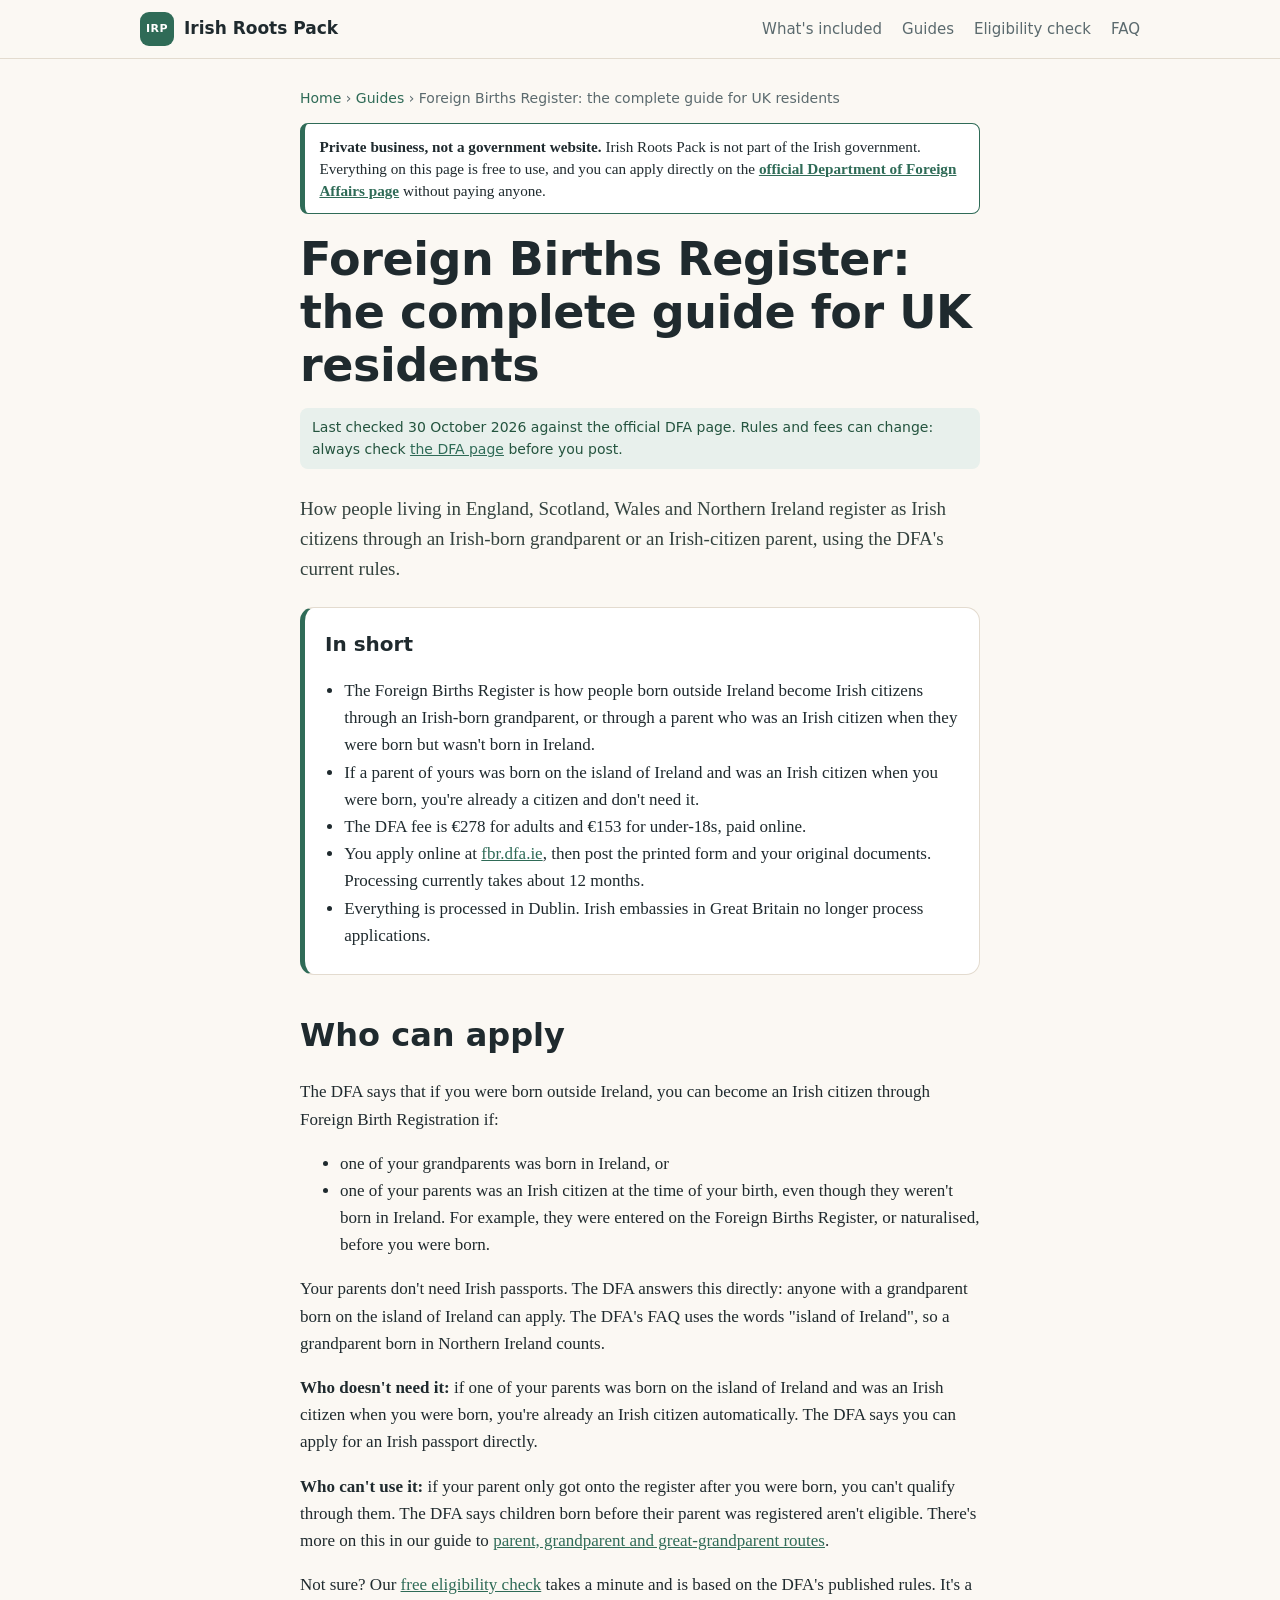
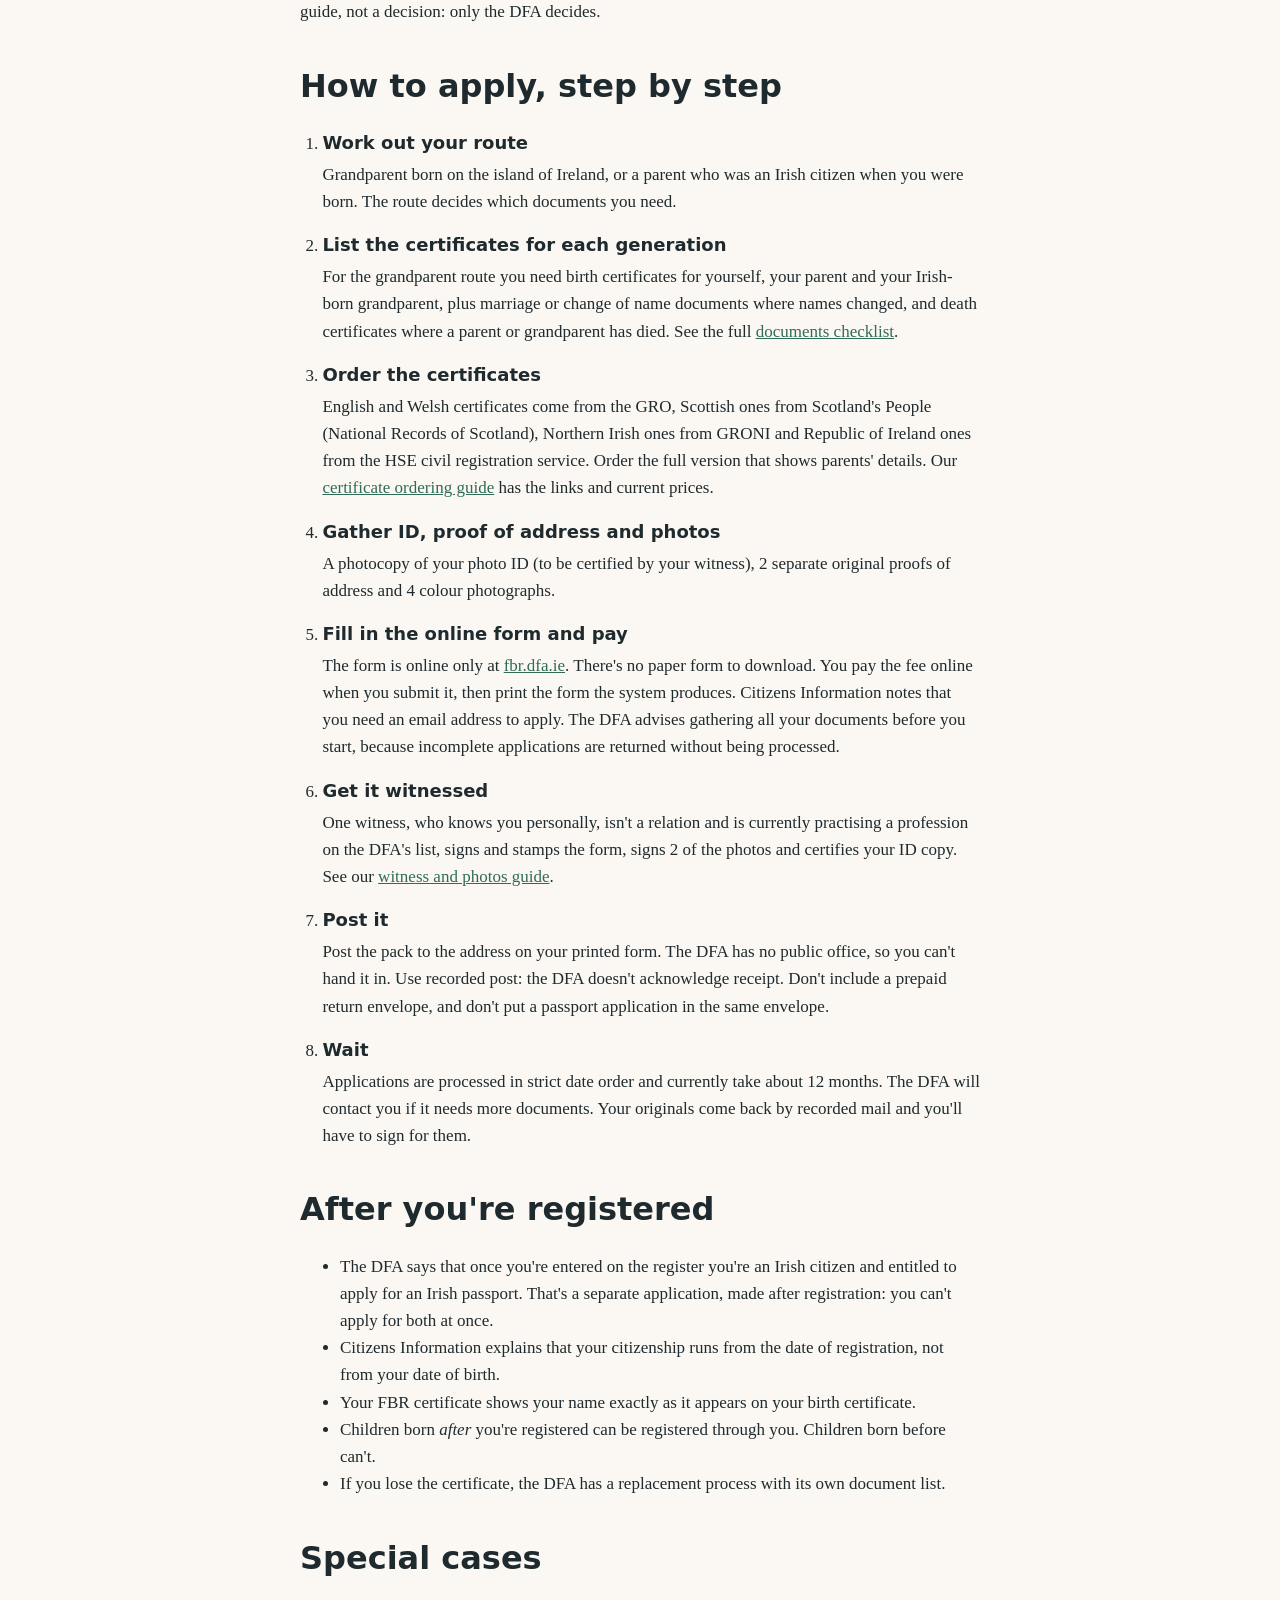
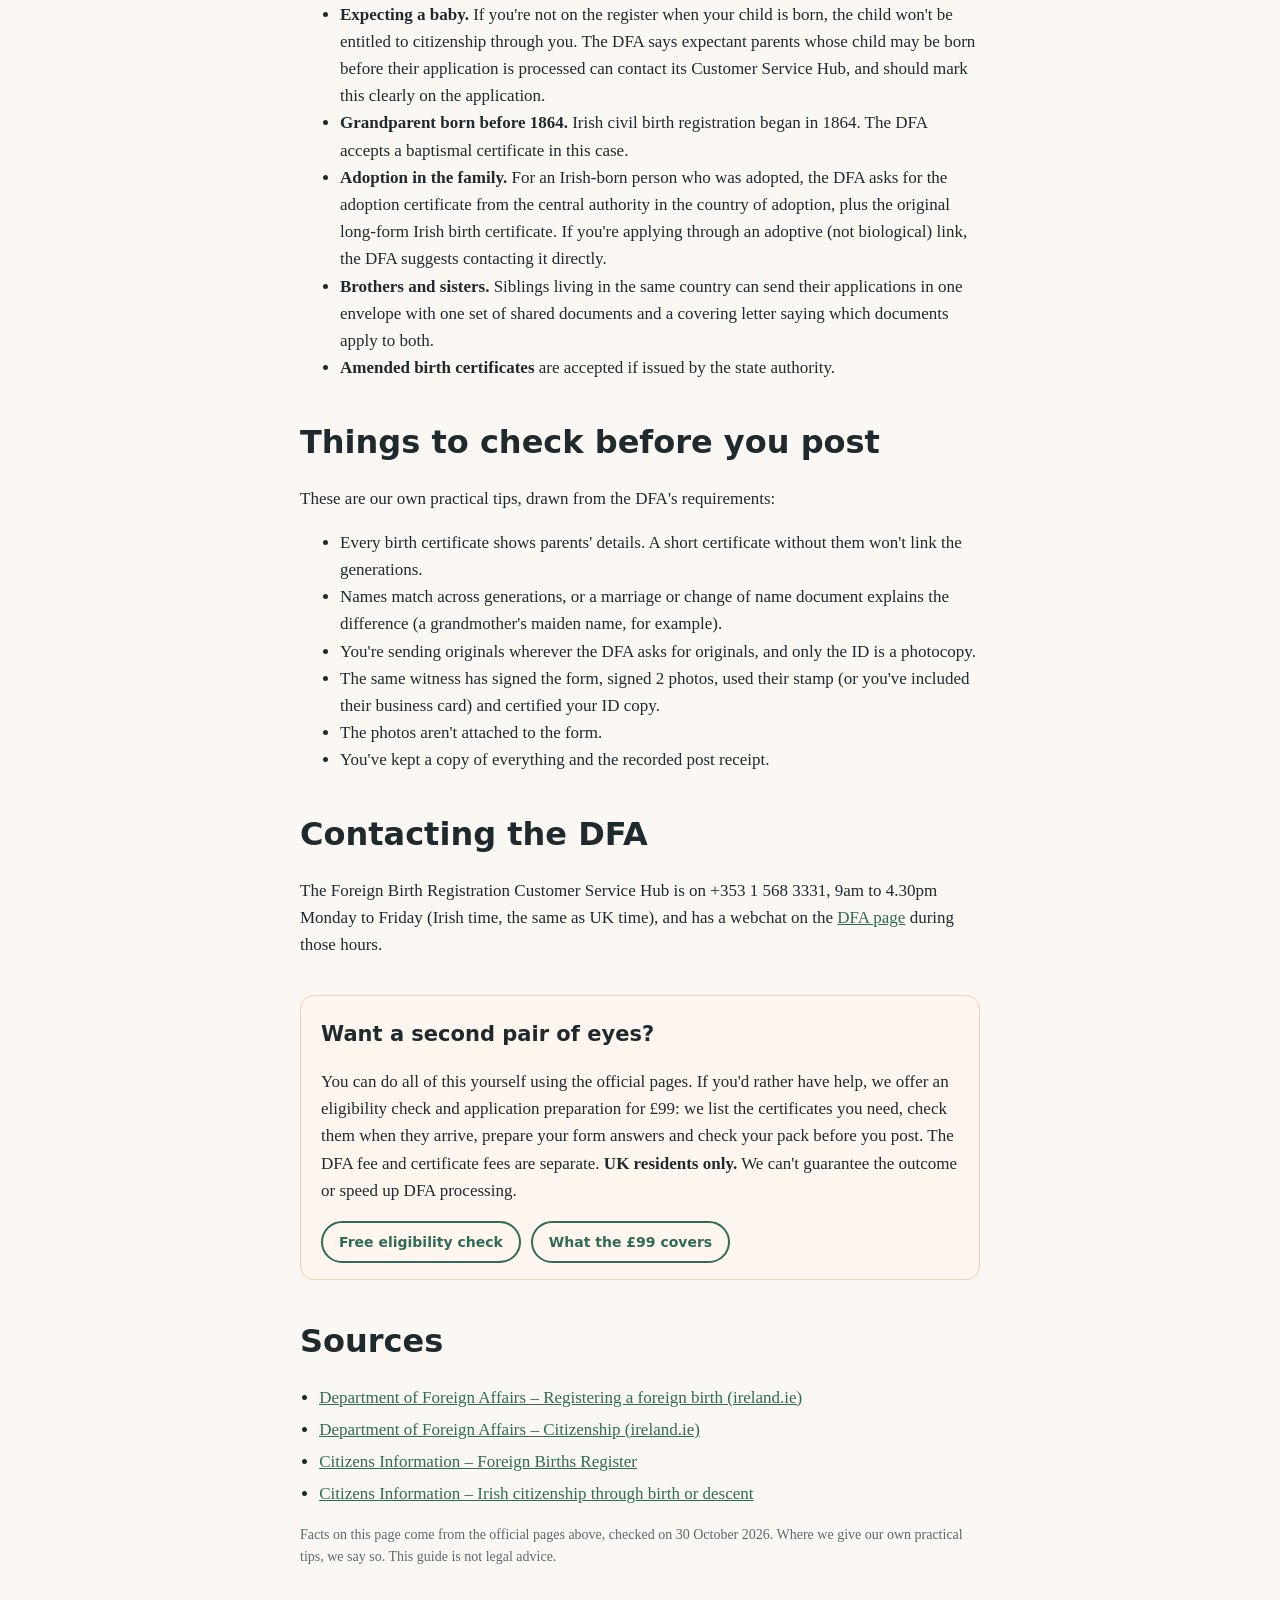
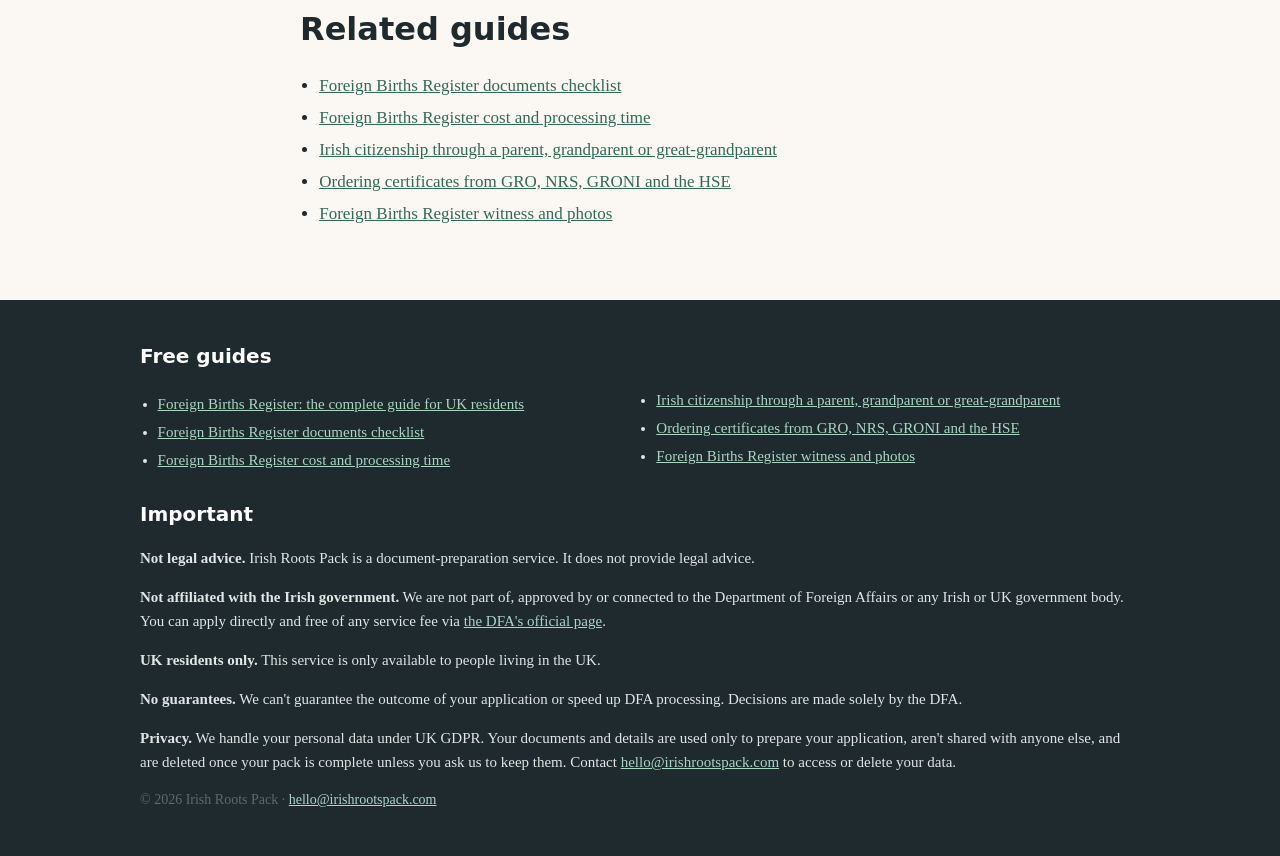
<file: guides/foreign-births-register-uk-guide/index.html>
<!doctype html>
<html lang="en-GB">
<head>
<meta charset="utf-8">
<meta name="viewport" content="width=device-width, initial-scale=1">
<title>Foreign Births Register: complete guide for UK residents | Irish Roots Pack</title>
<meta name="description" content="Who qualifies for the Irish Foreign Births Register, the documents, the €278 fee, the 12-month wait and every step for people living in the UK. Checked against the DFA.">
<link rel="canonical" href="https://irishrootspack.com/guides/foreign-births-register-uk-guide/">
<meta name="theme-color" content="#2f6b57">
<link rel="icon" href="/favicon.ico" sizes="any">
<link rel="icon" href="/favicon.svg" type="image/svg+xml">
<link rel="apple-touch-icon" href="/apple-touch-icon.png">
<meta property="og:type" content="article">
<meta property="og:site_name" content="Irish Roots Pack">
<meta property="og:locale" content="en_GB">
<meta property="og:title" content="Foreign Births Register: complete guide for UK residents | Irish Roots Pack">
<meta property="og:description" content="Who qualifies for the Irish Foreign Births Register, the documents, the €278 fee, the 12-month wait and every step for people living in the UK. Checked against the DFA.">
<meta property="og:url" content="https://irishrootspack.com/guides/foreign-births-register-uk-guide/">
<meta property="og:image" content="https://irishrootspack.com/og-image.png">
<meta property="og:image:width" content="1200">
<meta property="og:image:height" content="630">
<meta property="og:image:alt" content="Irish Roots Pack: Foreign Births Register eligibility check and application preparation for UK families">
<meta name="twitter:card" content="summary_large_image">
<meta name="twitter:title" content="Foreign Births Register: complete guide for UK residents | Irish Roots Pack">
<meta name="twitter:description" content="Who qualifies for the Irish Foreign Births Register, the documents, the €278 fee, the 12-month wait and every step for people living in the UK. Checked against the DFA.">
<meta name="twitter:image" content="https://irishrootspack.com/og-image.png">
<link rel="stylesheet" href="/styles.css">
<script type="application/ld+json">
{
 "@context": "https://schema.org",
 "@graph": [
  {
   "@type": "Organization",
   "@id": "https://irishrootspack.com/#org",
   "name": "Irish Roots Pack",
   "url": "https://irishrootspack.com/",
   "email": "hello@irishrootspack.com",
   "logo": "https://irishrootspack.com/icon-512.png",
   "areaServed": {
    "@type": "Country",
    "name": "United Kingdom"
   }
  },
  {
   "@type": "Article",
   "@id": "https://irishrootspack.com/guides/foreign-births-register-uk-guide/#article",
   "headline": "Foreign Births Register: the complete guide for UK residents",
   "description": "Who qualifies for the Irish Foreign Births Register, the documents, the €278 fee, the 12-month wait and every step for people living in the UK. Checked against the DFA.",
   "inLanguage": "en-GB",
   "datePublished": "2026-10-30",
   "dateModified": "2026-10-30",
   "mainEntityOfPage": "https://irishrootspack.com/guides/foreign-births-register-uk-guide/",
   "image": "https://irishrootspack.com/og-image.png",
   "author": {
    "@id": "https://irishrootspack.com/#org"
   },
   "publisher": {
    "@id": "https://irishrootspack.com/#org"
   },
   "isAccessibleForFree": true,
   "citation": [
    "https://www.ireland.ie/en/dfa/citizenship/born-abroad/registering-a-foreign-birth/",
    "https://www.ireland.ie/en/dfa/citizenship/",
    "https://www.citizensinformation.ie/en/moving-country/irish-citizenship/foreign-births-register/",
    "https://www.citizensinformation.ie/en/moving-country/irish-citizenship/irish-citizenship-through-birth-or-descent/"
   ]
  },
  {
   "@type": "BreadcrumbList",
   "itemListElement": [
    {
     "@type": "ListItem",
     "position": 1,
     "name": "Home",
     "item": "https://irishrootspack.com/"
    },
    {
     "@type": "ListItem",
     "position": 2,
     "name": "Guides",
     "item": "https://irishrootspack.com/guides/"
    },
    {
     "@type": "ListItem",
     "position": 3,
     "name": "Foreign Births Register: the complete guide for UK residents",
     "item": "https://irishrootspack.com/guides/foreign-births-register-uk-guide/"
    }
   ]
  }
 ]
}
</script>
</head>
<body>
<header class="site-header">
  <div class="wrap header-inner">
    <a class="brand" href="/"><span class="brand-mark" aria-hidden="true">IRP</span> Irish Roots Pack</a>
    <nav aria-label="Main">
      <a href="/#included">What's included</a>
      <a href="/guides/">Guides</a>
      <a href="/#quiz">Eligibility check</a>
      <a href="/#faq">FAQ</a>
    </nav>
  </div>
</header>

<main id="top" class="guide">
  <div class="wrap narrow">
    <nav class="crumbs" aria-label="Breadcrumb"><a href="/">Home</a> <span aria-hidden="true">›</span> <a href="/guides/">Guides</a> <span aria-hidden="true">›</span> <span aria-current="page">Foreign Births Register: the complete guide for UK residents</span></nav>
    <p class="gov-notice" role="note"><strong>Private business, not a government website.</strong> Irish Roots Pack is not part of the Irish government. Everything on this page is free to use, and you can apply directly on the <a href="https://www.ireland.ie/en/dfa/citizenship/born-abroad/registering-a-foreign-birth/" rel="noopener" target="_blank">official Department of Foreign Affairs page</a> without paying anyone.</p>
    <h1>Foreign Births Register: the complete guide for UK residents</h1>
    <p class="last-checked">Last checked 30 October 2026 against the official DFA page. Rules and fees can change: always check <a href="https://www.ireland.ie/en/dfa/citizenship/born-abroad/registering-a-foreign-birth/" rel="noopener" target="_blank">the DFA page</a> before you post.</p>
    <p class="lead">How people living in England, Scotland, Wales and Northern Ireland register as Irish citizens through an Irish-born grandparent or an Irish-citizen parent, using the DFA's current rules.</p>

    <div class="tldr">
      <h2>In short</h2>
      <ul>
        <li>The Foreign Births Register is how people born outside Ireland become Irish citizens through an Irish-born grandparent, or through a parent who was an Irish citizen when they were born but wasn't born in Ireland.</li>
        <li>If a parent of yours was born on the island of Ireland and was an Irish citizen when you were born, you're already a citizen and don't need it.</li>
        <li>The DFA fee is €278 for adults and €153 for under-18s, paid online.</li>
        <li>You apply online at <a href="https://fbr.dfa.ie/" rel="noopener" target="_blank">fbr.dfa.ie</a>, then post the printed form and your original documents. Processing currently takes about 12 months.</li>
        <li>Everything is processed in Dublin. Irish embassies in Great Britain no longer process applications.</li>
      </ul>
    </div>

    <h2 id="who">Who can apply</h2>
    <p>The DFA says that if you were born outside Ireland, you can become an Irish citizen through Foreign Birth Registration if:</p>
    <ul>
      <li>one of your grandparents was born in Ireland, or</li>
      <li>one of your parents was an Irish citizen at the time of your birth, even though they weren't born in Ireland. For example, they were entered on the Foreign Births Register, or naturalised, before you were born.</li>
    </ul>
    <p>Your parents don't need Irish passports. The DFA answers this directly: anyone with a grandparent born on the island of Ireland can apply. The DFA's FAQ uses the words "island of Ireland", so a grandparent born in Northern Ireland counts.</p>
    <p><strong>Who doesn't need it:</strong> if one of your parents was born on the island of Ireland and was an Irish citizen when you were born, you're already an Irish citizen automatically. The DFA says you can apply for an Irish passport directly.</p>
    <p><strong>Who can't use it:</strong> if your parent only got onto the register after you were born, you can't qualify through them. The DFA says children born before their parent was registered aren't eligible. There's more on this in our guide to <a href="/guides/irish-citizenship-grandparent-parent-great-grandparent/">parent, grandparent and great-grandparent routes</a>.</p>
    <p>Not sure? Our <a href="/#quiz">free eligibility check</a> takes a minute and is based on the DFA's published rules. It's a guide, not a decision: only the DFA decides.</p>

    <h2 id="steps">How to apply, step by step</h2>
    <ol class="plain-steps">
      <li><h3>Work out your route</h3><p>Grandparent born on the island of Ireland, or a parent who was an Irish citizen when you were born. The route decides which documents you need.</p></li>
      <li><h3>List the certificates for each generation</h3><p>For the grandparent route you need birth certificates for yourself, your parent and your Irish-born grandparent, plus marriage or change of name documents where names changed, and death certificates where a parent or grandparent has died. See the full <a href="/guides/foreign-births-register-documents-checklist/">documents checklist</a>.</p></li>
      <li><h3>Order the certificates</h3><p>English and Welsh certificates come from the GRO, Scottish ones from Scotland's People (National Records of Scotland), Northern Irish ones from GRONI and Republic of Ireland ones from the HSE civil registration service. Order the full version that shows parents' details. Our <a href="/guides/ordering-birth-certificates-uk-ireland/">certificate ordering guide</a> has the links and current prices.</p></li>
      <li><h3>Gather ID, proof of address and photos</h3><p>A photocopy of your photo ID (to be certified by your witness), 2 separate original proofs of address and 4 colour photographs.</p></li>
      <li><h3>Fill in the online form and pay</h3><p>The form is online only at <a href="https://fbr.dfa.ie/" rel="noopener" target="_blank">fbr.dfa.ie</a>. There's no paper form to download. You pay the fee online when you submit it, then print the form the system produces. Citizens Information notes that you need an email address to apply. The DFA advises gathering all your documents before you start, because incomplete applications are returned without being processed.</p></li>
      <li><h3>Get it witnessed</h3><p>One witness, who knows you personally, isn't a relation and is currently practising a profession on the DFA's list, signs and stamps the form, signs 2 of the photos and certifies your ID copy. See our <a href="/guides/foreign-births-register-witness-and-photos/">witness and photos guide</a>.</p></li>
      <li><h3>Post it</h3><p>Post the pack to the address on your printed form. The DFA has no public office, so you can't hand it in. Use recorded post: the DFA doesn't acknowledge receipt. Don't include a prepaid return envelope, and don't put a passport application in the same envelope.</p></li>
      <li><h3>Wait</h3><p>Applications are processed in strict date order and currently take about 12 months. The DFA will contact you if it needs more documents. Your originals come back by recorded mail and you'll have to sign for them.</p></li>
    </ol>

    <h2 id="after">After you're registered</h2>
    <ul>
      <li>The DFA says that once you're entered on the register you're an Irish citizen and entitled to apply for an Irish passport. That's a separate application, made after registration: you can't apply for both at once.</li>
      <li>Citizens Information explains that your citizenship runs from the date of registration, not from your date of birth.</li>
      <li>Your FBR certificate shows your name exactly as it appears on your birth certificate.</li>
      <li>Children born <em>after</em> you're registered can be registered through you. Children born before can't.</li>
      <li>If you lose the certificate, the DFA has a replacement process with its own document list.</li>
    </ul>

    <h2 id="special">Special cases</h2>
    <ul>
      <li><strong>Expecting a baby.</strong> If you're not on the register when your child is born, the child won't be entitled to citizenship through you. The DFA says expectant parents whose child may be born before their application is processed can contact its Customer Service Hub, and should mark this clearly on the application.</li>
      <li><strong>Grandparent born before 1864.</strong> Irish civil birth registration began in 1864. The DFA accepts a baptismal certificate in this case.</li>
      <li><strong>Adoption in the family.</strong> For an Irish-born person who was adopted, the DFA asks for the adoption certificate from the central authority in the country of adoption, plus the original long-form Irish birth certificate. If you're applying through an adoptive (not biological) link, the DFA suggests contacting it directly.</li>
      <li><strong>Brothers and sisters.</strong> Siblings living in the same country can send their applications in one envelope with one set of shared documents and a covering letter saying which documents apply to both.</li>
      <li><strong>Amended birth certificates</strong> are accepted if issued by the state authority.</li>
    </ul>

    <h2 id="checks">Things to check before you post</h2>
    <p>These are our own practical tips, drawn from the DFA's requirements:</p>
    <ul>
      <li>Every birth certificate shows parents' details. A short certificate without them won't link the generations.</li>
      <li>Names match across generations, or a marriage or change of name document explains the difference (a grandmother's maiden name, for example).</li>
      <li>You're sending originals wherever the DFA asks for originals, and only the ID is a photocopy.</li>
      <li>The same witness has signed the form, signed 2 photos, used their stamp (or you've included their business card) and certified your ID copy.</li>
      <li>The photos aren't attached to the form.</li>
      <li>You've kept a copy of everything and the recorded post receipt.</li>
    </ul>

    <h2 id="contact-dfa">Contacting the DFA</h2>
    <p>The Foreign Birth Registration Customer Service Hub is on +353 1 568 3331, 9am to 4.30pm Monday to Friday (Irish time, the same as UK time), and has a webchat on the <a href="https://www.ireland.ie/en/dfa/citizenship/born-abroad/registering-a-foreign-birth/#contact-foreign-birth-registration" rel="noopener" target="_blank">DFA page</a> during those hours.</p>

<aside class="help-box" aria-label="Help with your application">
  <h2>Want a second pair of eyes?</h2>
  <p>You can do all of this yourself using the official pages. If you'd rather have help, we offer an eligibility check and application preparation for £99: we list the certificates you need, check them when they arrive, prepare your form answers and check your pack before you post. The DFA fee and certificate fees are separate. <strong>UK residents only.</strong> We can't guarantee the outcome or speed up DFA processing.</p>
  <p class="help-links"><a class="btn btn-ghost small-btn" href="/#quiz">Free eligibility check</a> <a class="btn btn-ghost small-btn" href="/#included">What the £99 covers</a></p>
</aside>
    <section class="sources">
      <h2>Sources</h2>
      <ul>
<li><a href="https://www.ireland.ie/en/dfa/citizenship/born-abroad/registering-a-foreign-birth/" rel="noopener" target="_blank">Department of Foreign Affairs – Registering a foreign birth (ireland.ie)</a></li>
<li><a href="https://www.ireland.ie/en/dfa/citizenship/" rel="noopener" target="_blank">Department of Foreign Affairs – Citizenship (ireland.ie)</a></li>
<li><a href="https://www.citizensinformation.ie/en/moving-country/irish-citizenship/foreign-births-register/" rel="noopener" target="_blank">Citizens Information – Foreign Births Register</a></li>
<li><a href="https://www.citizensinformation.ie/en/moving-country/irish-citizenship/irish-citizenship-through-birth-or-descent/" rel="noopener" target="_blank">Citizens Information – Irish citizenship through birth or descent</a></li>
      </ul>
      <p class="small muted">Facts on this page come from the official pages above, checked on 30 October 2026. Where we give our own practical tips, we say so. This guide is not legal advice.</p>
    </section>
    <section class="related">
      <h2>Related guides</h2>
      <ul>
<li><a href="/guides/foreign-births-register-documents-checklist/">Foreign Births Register documents checklist</a></li>
<li><a href="/guides/foreign-births-register-cost-and-processing-time/">Foreign Births Register cost and processing time</a></li>
<li><a href="/guides/irish-citizenship-grandparent-parent-great-grandparent/">Irish citizenship through a parent, grandparent or great-grandparent</a></li>
<li><a href="/guides/ordering-birth-certificates-uk-ireland/">Ordering certificates from GRO, NRS, GRONI and the HSE</a></li>
<li><a href="/guides/foreign-births-register-witness-and-photos/">Foreign Births Register witness and photos</a></li>
      </ul>
    </section>
  </div>
</main>
<footer class="site-footer">
  <div class="wrap">
    <div class="footer-guides">
      <h2>Free guides</h2>
      <ul>
<li><a href="/guides/foreign-births-register-uk-guide/">Foreign Births Register: the complete guide for UK residents</a></li>
<li><a href="/guides/foreign-births-register-documents-checklist/">Foreign Births Register documents checklist</a></li>
<li><a href="/guides/foreign-births-register-cost-and-processing-time/">Foreign Births Register cost and processing time</a></li>
<li><a href="/guides/irish-citizenship-grandparent-parent-great-grandparent/">Irish citizenship through a parent, grandparent or great-grandparent</a></li>
<li><a href="/guides/ordering-birth-certificates-uk-ireland/">Ordering certificates from GRO, NRS, GRONI and the HSE</a></li>
<li><a href="/guides/foreign-births-register-witness-and-photos/">Foreign Births Register witness and photos</a></li>
      </ul>
    </div>
    <div class="disclaimer">
      <h2>Important</h2>
      <p><strong>Not legal advice.</strong> Irish Roots Pack is a document-preparation service. It does not provide legal advice.</p>
      <p><strong>Not affiliated with the Irish government.</strong> We are not part of, approved by or connected to the Department of Foreign Affairs or any Irish or UK government body. You can apply directly and free of any service fee via <a href="https://www.ireland.ie/en/dfa/citizenship/born-abroad/registering-a-foreign-birth/" rel="noopener" target="_blank">the DFA's official page</a>.</p>
      <p><strong>UK residents only.</strong> This service is only available to people living in the UK.</p>
      <p><strong>No guarantees.</strong> We can't guarantee the outcome of your application or speed up DFA processing. Decisions are made solely by the DFA.</p>
      <p><strong>Privacy.</strong> We handle your personal data under UK GDPR. Your documents and details are used only to prepare your application, aren't shared with anyone else, and are deleted once your pack is complete unless you ask us to keep them. Contact <a href="mailto:hello@irishrootspack.com">hello@irishrootspack.com</a> to access or delete your data.</p>
    </div>
    <p class="small muted">© 2026 Irish Roots Pack · <a href="mailto:hello@irishrootspack.com">hello@irishrootspack.com</a></p>
  </div>
</footer>
</body>
</html>
</file>
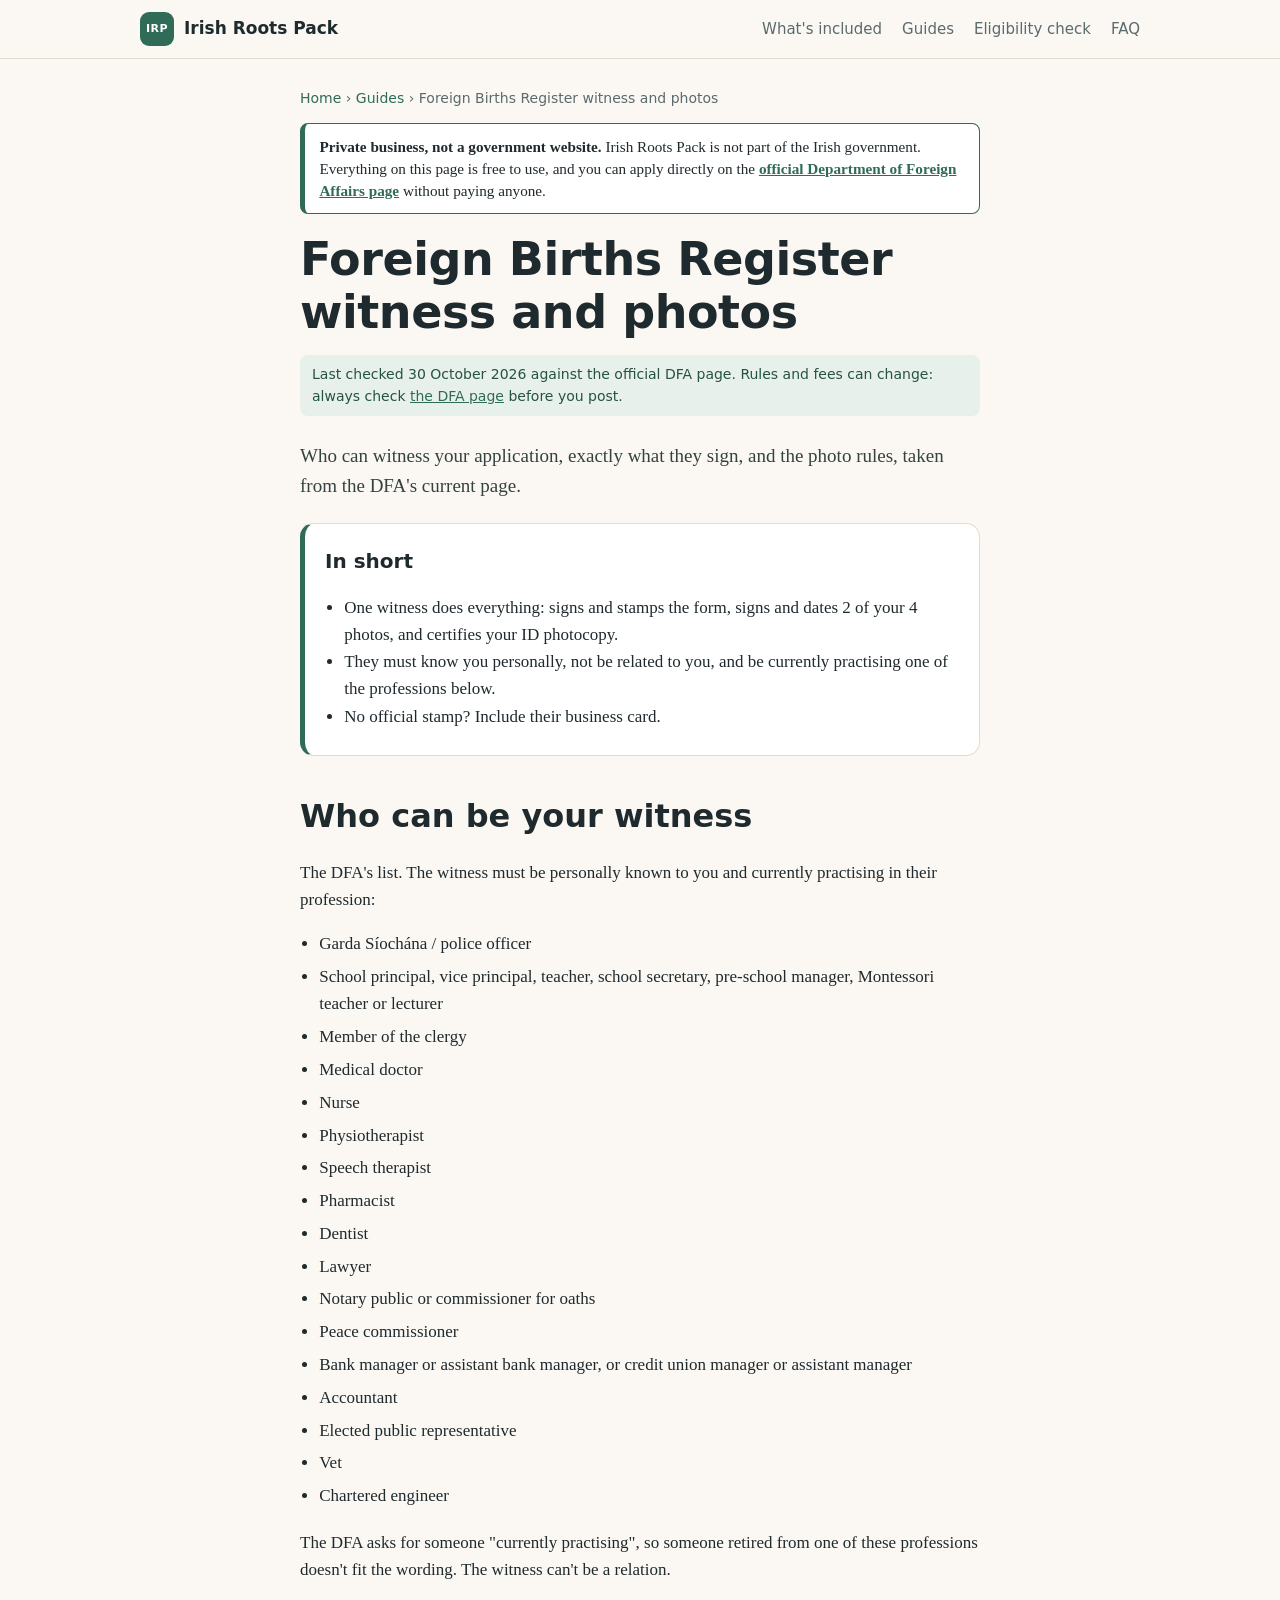
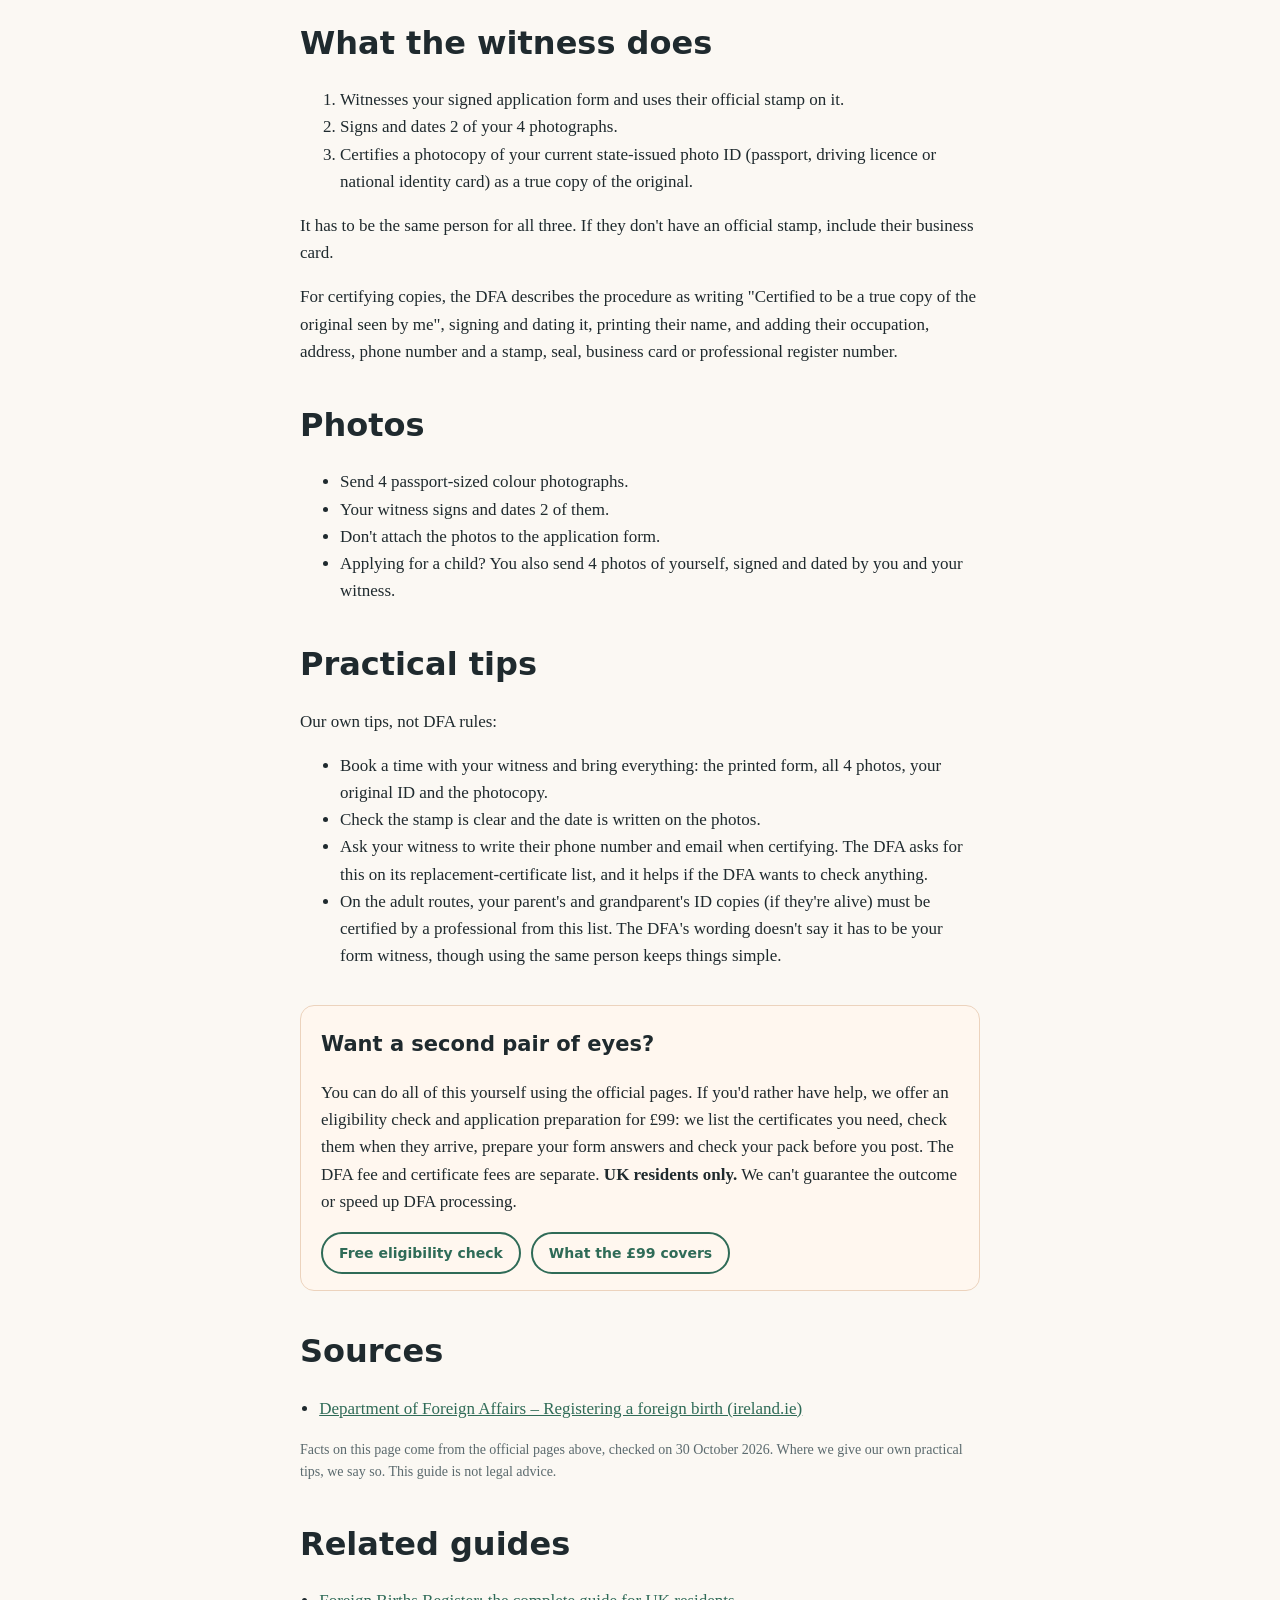
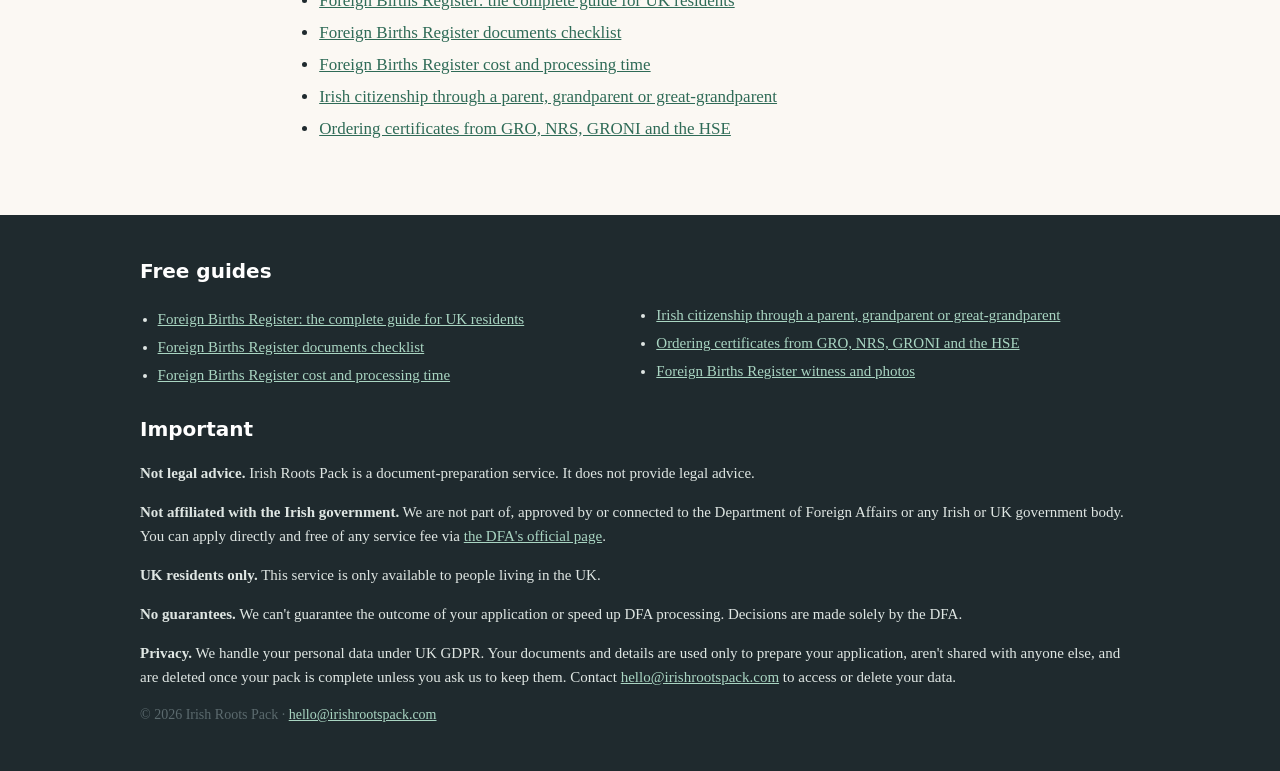
<file: guides/foreign-births-register-witness-and-photos/index.html>
<!doctype html>
<html lang="en-GB">
<head>
<meta charset="utf-8">
<meta name="viewport" content="width=device-width, initial-scale=1">
<title>Foreign Births Register witness list and photo rules | Irish Roots Pack</title>
<meta name="description" content="Who can witness a Foreign Births Register application, what they sign and stamp, how to certify the ID copy and the photo rules, from the DFA&#x27;s current requirements.">
<link rel="canonical" href="https://irishrootspack.com/guides/foreign-births-register-witness-and-photos/">
<meta name="theme-color" content="#2f6b57">
<link rel="icon" href="/favicon.ico" sizes="any">
<link rel="icon" href="/favicon.svg" type="image/svg+xml">
<link rel="apple-touch-icon" href="/apple-touch-icon.png">
<meta property="og:type" content="article">
<meta property="og:site_name" content="Irish Roots Pack">
<meta property="og:locale" content="en_GB">
<meta property="og:title" content="Foreign Births Register witness list and photo rules | Irish Roots Pack">
<meta property="og:description" content="Who can witness a Foreign Births Register application, what they sign and stamp, how to certify the ID copy and the photo rules, from the DFA&#x27;s current requirements.">
<meta property="og:url" content="https://irishrootspack.com/guides/foreign-births-register-witness-and-photos/">
<meta property="og:image" content="https://irishrootspack.com/og-image.png">
<meta property="og:image:width" content="1200">
<meta property="og:image:height" content="630">
<meta property="og:image:alt" content="Irish Roots Pack: Foreign Births Register eligibility check and application preparation for UK families">
<meta name="twitter:card" content="summary_large_image">
<meta name="twitter:title" content="Foreign Births Register witness list and photo rules | Irish Roots Pack">
<meta name="twitter:description" content="Who can witness a Foreign Births Register application, what they sign and stamp, how to certify the ID copy and the photo rules, from the DFA&#x27;s current requirements.">
<meta name="twitter:image" content="https://irishrootspack.com/og-image.png">
<link rel="stylesheet" href="/styles.css">
<script type="application/ld+json">
{
 "@context": "https://schema.org",
 "@graph": [
  {
   "@type": "Organization",
   "@id": "https://irishrootspack.com/#org",
   "name": "Irish Roots Pack",
   "url": "https://irishrootspack.com/",
   "email": "hello@irishrootspack.com",
   "logo": "https://irishrootspack.com/icon-512.png",
   "areaServed": {
    "@type": "Country",
    "name": "United Kingdom"
   }
  },
  {
   "@type": "Article",
   "@id": "https://irishrootspack.com/guides/foreign-births-register-witness-and-photos/#article",
   "headline": "Foreign Births Register witness and photos",
   "description": "Who can witness a Foreign Births Register application, what they sign and stamp, how to certify the ID copy and the photo rules, from the DFA's current requirements.",
   "inLanguage": "en-GB",
   "datePublished": "2026-10-30",
   "dateModified": "2026-10-30",
   "mainEntityOfPage": "https://irishrootspack.com/guides/foreign-births-register-witness-and-photos/",
   "image": "https://irishrootspack.com/og-image.png",
   "author": {
    "@id": "https://irishrootspack.com/#org"
   },
   "publisher": {
    "@id": "https://irishrootspack.com/#org"
   },
   "isAccessibleForFree": true,
   "citation": [
    "https://www.ireland.ie/en/dfa/citizenship/born-abroad/registering-a-foreign-birth/"
   ]
  },
  {
   "@type": "BreadcrumbList",
   "itemListElement": [
    {
     "@type": "ListItem",
     "position": 1,
     "name": "Home",
     "item": "https://irishrootspack.com/"
    },
    {
     "@type": "ListItem",
     "position": 2,
     "name": "Guides",
     "item": "https://irishrootspack.com/guides/"
    },
    {
     "@type": "ListItem",
     "position": 3,
     "name": "Foreign Births Register witness and photos",
     "item": "https://irishrootspack.com/guides/foreign-births-register-witness-and-photos/"
    }
   ]
  }
 ]
}
</script>
</head>
<body>
<header class="site-header">
  <div class="wrap header-inner">
    <a class="brand" href="/"><span class="brand-mark" aria-hidden="true">IRP</span> Irish Roots Pack</a>
    <nav aria-label="Main">
      <a href="/#included">What's included</a>
      <a href="/guides/">Guides</a>
      <a href="/#quiz">Eligibility check</a>
      <a href="/#faq">FAQ</a>
    </nav>
  </div>
</header>

<main id="top" class="guide">
  <div class="wrap narrow">
    <nav class="crumbs" aria-label="Breadcrumb"><a href="/">Home</a> <span aria-hidden="true">›</span> <a href="/guides/">Guides</a> <span aria-hidden="true">›</span> <span aria-current="page">Foreign Births Register witness and photos</span></nav>
    <p class="gov-notice" role="note"><strong>Private business, not a government website.</strong> Irish Roots Pack is not part of the Irish government. Everything on this page is free to use, and you can apply directly on the <a href="https://www.ireland.ie/en/dfa/citizenship/born-abroad/registering-a-foreign-birth/" rel="noopener" target="_blank">official Department of Foreign Affairs page</a> without paying anyone.</p>
    <h1>Foreign Births Register witness and photos</h1>
    <p class="last-checked">Last checked 30 October 2026 against the official DFA page. Rules and fees can change: always check <a href="https://www.ireland.ie/en/dfa/citizenship/born-abroad/registering-a-foreign-birth/" rel="noopener" target="_blank">the DFA page</a> before you post.</p>
    <p class="lead">Who can witness your application, exactly what they sign, and the photo rules, taken from the DFA's current page.</p>

    <div class="tldr">
      <h2>In short</h2>
      <ul>
        <li>One witness does everything: signs and stamps the form, signs and dates 2 of your 4 photos, and certifies your ID photocopy.</li>
        <li>They must know you personally, not be related to you, and be currently practising one of the professions below.</li>
        <li>No official stamp? Include their business card.</li>
      </ul>
    </div>

    <h2 id="who">Who can be your witness</h2>
    <p>The DFA's list. The witness must be personally known to you and currently practising in their profession:</p>
    <ul class="checklist">
<li>Garda Síochána / police officer</li>
<li>School principal, vice principal, teacher, school secretary, pre-school manager, Montessori teacher or lecturer</li>
<li>Member of the clergy</li>
<li>Medical doctor</li>
<li>Nurse</li>
<li>Physiotherapist</li>
<li>Speech therapist</li>
<li>Pharmacist</li>
<li>Dentist</li>
<li>Lawyer</li>
<li>Notary public or commissioner for oaths</li>
<li>Peace commissioner</li>
<li>Bank manager or assistant bank manager, or credit union manager or assistant manager</li>
<li>Accountant</li>
<li>Elected public representative</li>
<li>Vet</li>
<li>Chartered engineer</li>
    </ul>
    <p>The DFA asks for someone "currently practising", so someone retired from one of these professions doesn't fit the wording. The witness can't be a relation.</p>

    <h2 id="what">What the witness does</h2>
    <ol>
      <li>Witnesses your signed application form and uses their official stamp on it.</li>
      <li>Signs and dates 2 of your 4 photographs.</li>
      <li>Certifies a photocopy of your current state-issued photo ID (passport, driving licence or national identity card) as a true copy of the original.</li>
    </ol>
    <p>It has to be the same person for all three. If they don't have an official stamp, include their business card.</p>
    <p>For certifying copies, the DFA describes the procedure as writing "Certified to be a true copy of the original seen by me", signing and dating it, printing their name, and adding their occupation, address, phone number and a stamp, seal, business card or professional register number.</p>

    <h2 id="photos">Photos</h2>
    <ul>
      <li>Send 4 passport-sized colour photographs.</li>
      <li>Your witness signs and dates 2 of them.</li>
      <li>Don't attach the photos to the application form.</li>
      <li>Applying for a child? You also send 4 photos of yourself, signed and dated by you and your witness.</li>
    </ul>

    <h2 id="tips">Practical tips</h2>
    <p>Our own tips, not DFA rules:</p>
    <ul>
      <li>Book a time with your witness and bring everything: the printed form, all 4 photos, your original ID and the photocopy.</li>
      <li>Check the stamp is clear and the date is written on the photos.</li>
      <li>Ask your witness to write their phone number and email when certifying. The DFA asks for this on its replacement-certificate list, and it helps if the DFA wants to check anything.</li>
      <li>On the adult routes, your parent's and grandparent's ID copies (if they're alive) must be certified by a professional from this list. The DFA's wording doesn't say it has to be your form witness, though using the same person keeps things simple.</li>
    </ul>

<aside class="help-box" aria-label="Help with your application">
  <h2>Want a second pair of eyes?</h2>
  <p>You can do all of this yourself using the official pages. If you'd rather have help, we offer an eligibility check and application preparation for £99: we list the certificates you need, check them when they arrive, prepare your form answers and check your pack before you post. The DFA fee and certificate fees are separate. <strong>UK residents only.</strong> We can't guarantee the outcome or speed up DFA processing.</p>
  <p class="help-links"><a class="btn btn-ghost small-btn" href="/#quiz">Free eligibility check</a> <a class="btn btn-ghost small-btn" href="/#included">What the £99 covers</a></p>
</aside>
    <section class="sources">
      <h2>Sources</h2>
      <ul>
<li><a href="https://www.ireland.ie/en/dfa/citizenship/born-abroad/registering-a-foreign-birth/" rel="noopener" target="_blank">Department of Foreign Affairs – Registering a foreign birth (ireland.ie)</a></li>
      </ul>
      <p class="small muted">Facts on this page come from the official pages above, checked on 30 October 2026. Where we give our own practical tips, we say so. This guide is not legal advice.</p>
    </section>
    <section class="related">
      <h2>Related guides</h2>
      <ul>
<li><a href="/guides/foreign-births-register-uk-guide/">Foreign Births Register: the complete guide for UK residents</a></li>
<li><a href="/guides/foreign-births-register-documents-checklist/">Foreign Births Register documents checklist</a></li>
<li><a href="/guides/foreign-births-register-cost-and-processing-time/">Foreign Births Register cost and processing time</a></li>
<li><a href="/guides/irish-citizenship-grandparent-parent-great-grandparent/">Irish citizenship through a parent, grandparent or great-grandparent</a></li>
<li><a href="/guides/ordering-birth-certificates-uk-ireland/">Ordering certificates from GRO, NRS, GRONI and the HSE</a></li>
      </ul>
    </section>
  </div>
</main>
<footer class="site-footer">
  <div class="wrap">
    <div class="footer-guides">
      <h2>Free guides</h2>
      <ul>
<li><a href="/guides/foreign-births-register-uk-guide/">Foreign Births Register: the complete guide for UK residents</a></li>
<li><a href="/guides/foreign-births-register-documents-checklist/">Foreign Births Register documents checklist</a></li>
<li><a href="/guides/foreign-births-register-cost-and-processing-time/">Foreign Births Register cost and processing time</a></li>
<li><a href="/guides/irish-citizenship-grandparent-parent-great-grandparent/">Irish citizenship through a parent, grandparent or great-grandparent</a></li>
<li><a href="/guides/ordering-birth-certificates-uk-ireland/">Ordering certificates from GRO, NRS, GRONI and the HSE</a></li>
<li><a href="/guides/foreign-births-register-witness-and-photos/">Foreign Births Register witness and photos</a></li>
      </ul>
    </div>
    <div class="disclaimer">
      <h2>Important</h2>
      <p><strong>Not legal advice.</strong> Irish Roots Pack is a document-preparation service. It does not provide legal advice.</p>
      <p><strong>Not affiliated with the Irish government.</strong> We are not part of, approved by or connected to the Department of Foreign Affairs or any Irish or UK government body. You can apply directly and free of any service fee via <a href="https://www.ireland.ie/en/dfa/citizenship/born-abroad/registering-a-foreign-birth/" rel="noopener" target="_blank">the DFA's official page</a>.</p>
      <p><strong>UK residents only.</strong> This service is only available to people living in the UK.</p>
      <p><strong>No guarantees.</strong> We can't guarantee the outcome of your application or speed up DFA processing. Decisions are made solely by the DFA.</p>
      <p><strong>Privacy.</strong> We handle your personal data under UK GDPR. Your documents and details are used only to prepare your application, aren't shared with anyone else, and are deleted once your pack is complete unless you ask us to keep them. Contact <a href="mailto:hello@irishrootspack.com">hello@irishrootspack.com</a> to access or delete your data.</p>
    </div>
    <p class="small muted">© 2026 Irish Roots Pack · <a href="mailto:hello@irishrootspack.com">hello@irishrootspack.com</a></p>
  </div>
</footer>
</body>
</html>
</file>
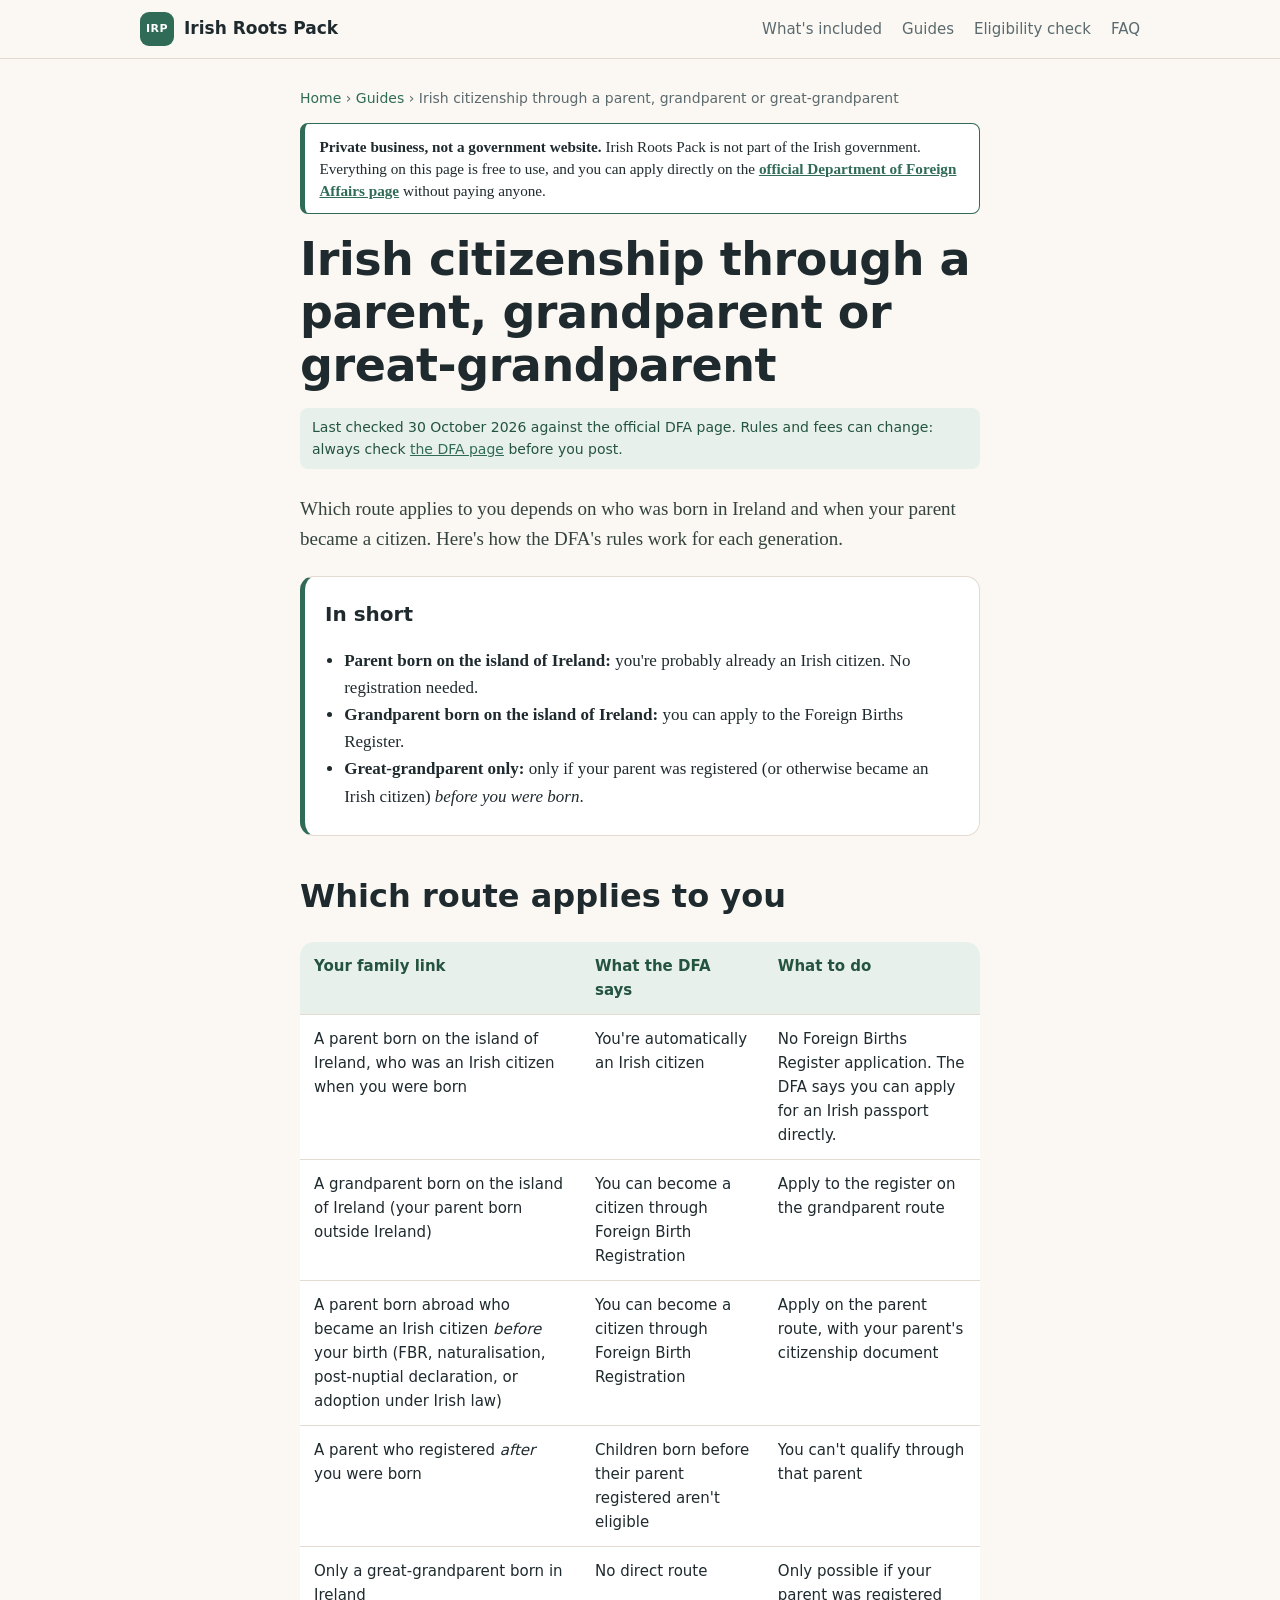
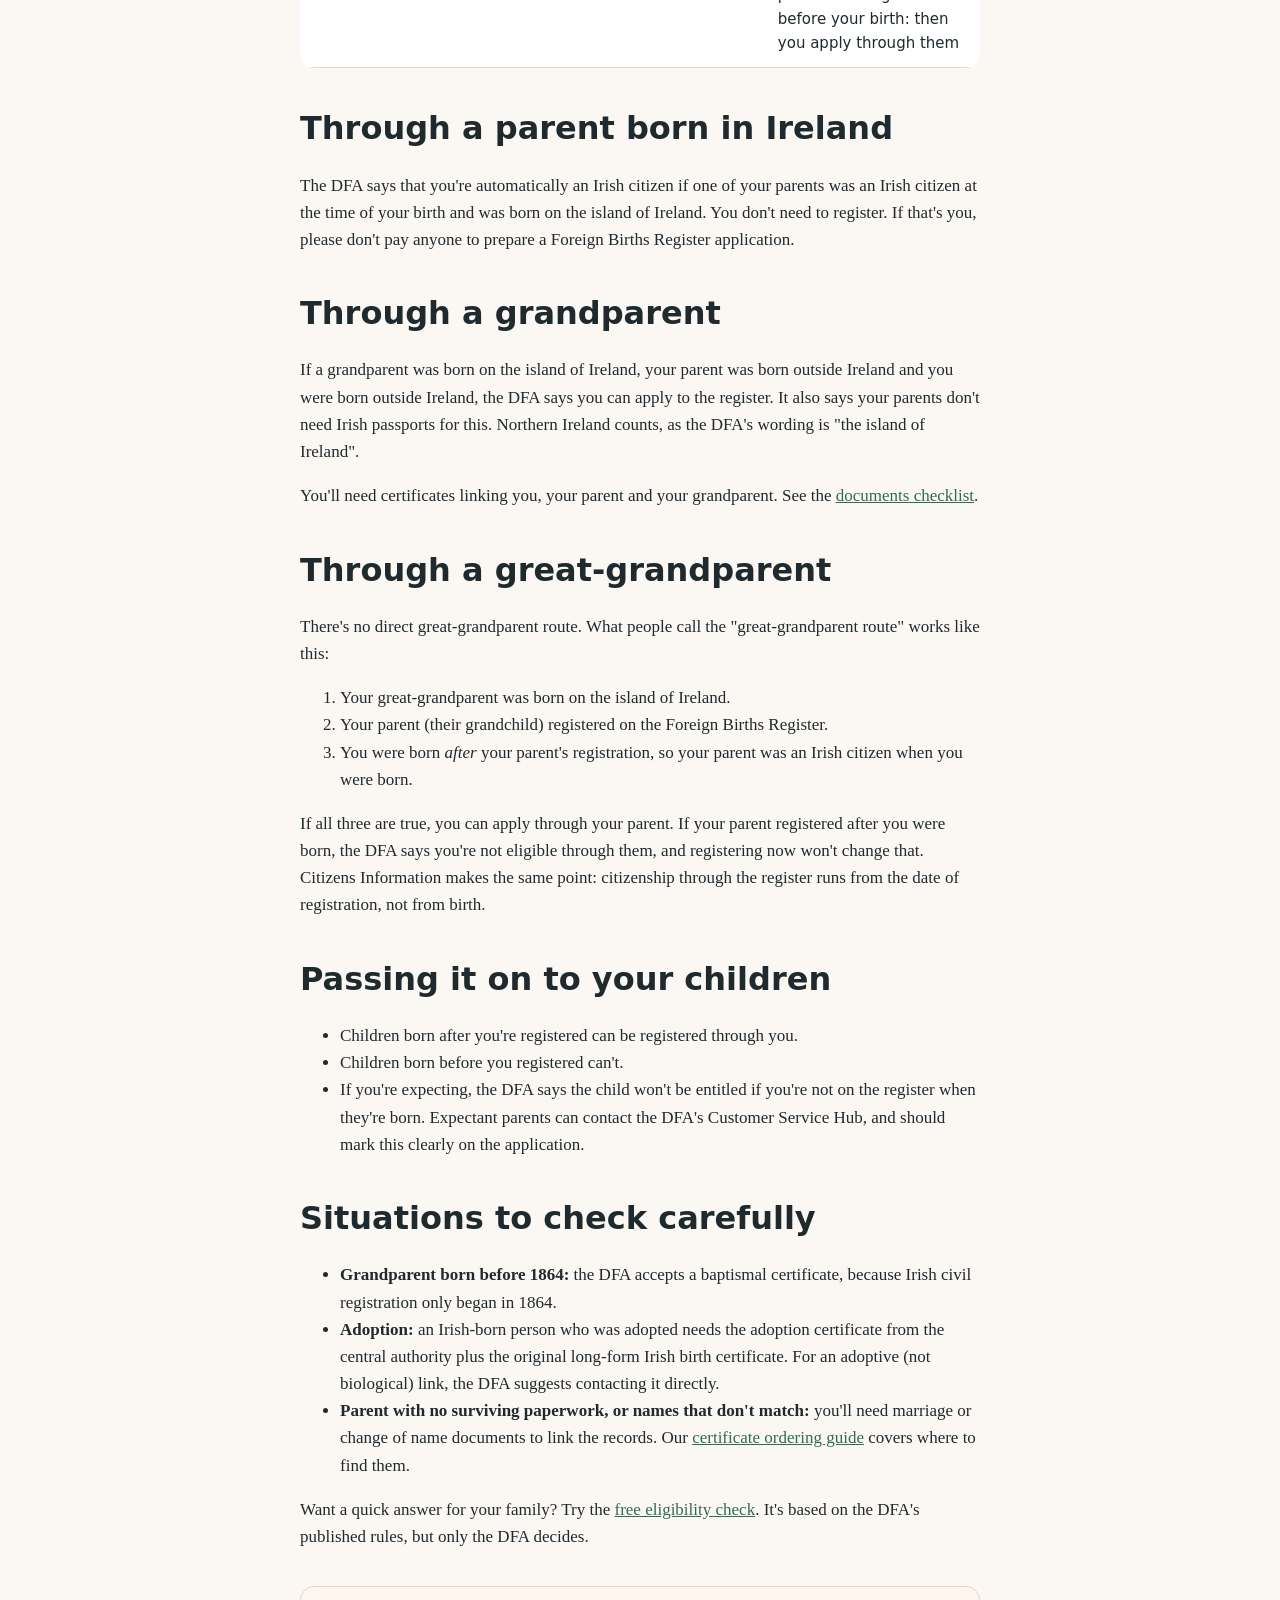
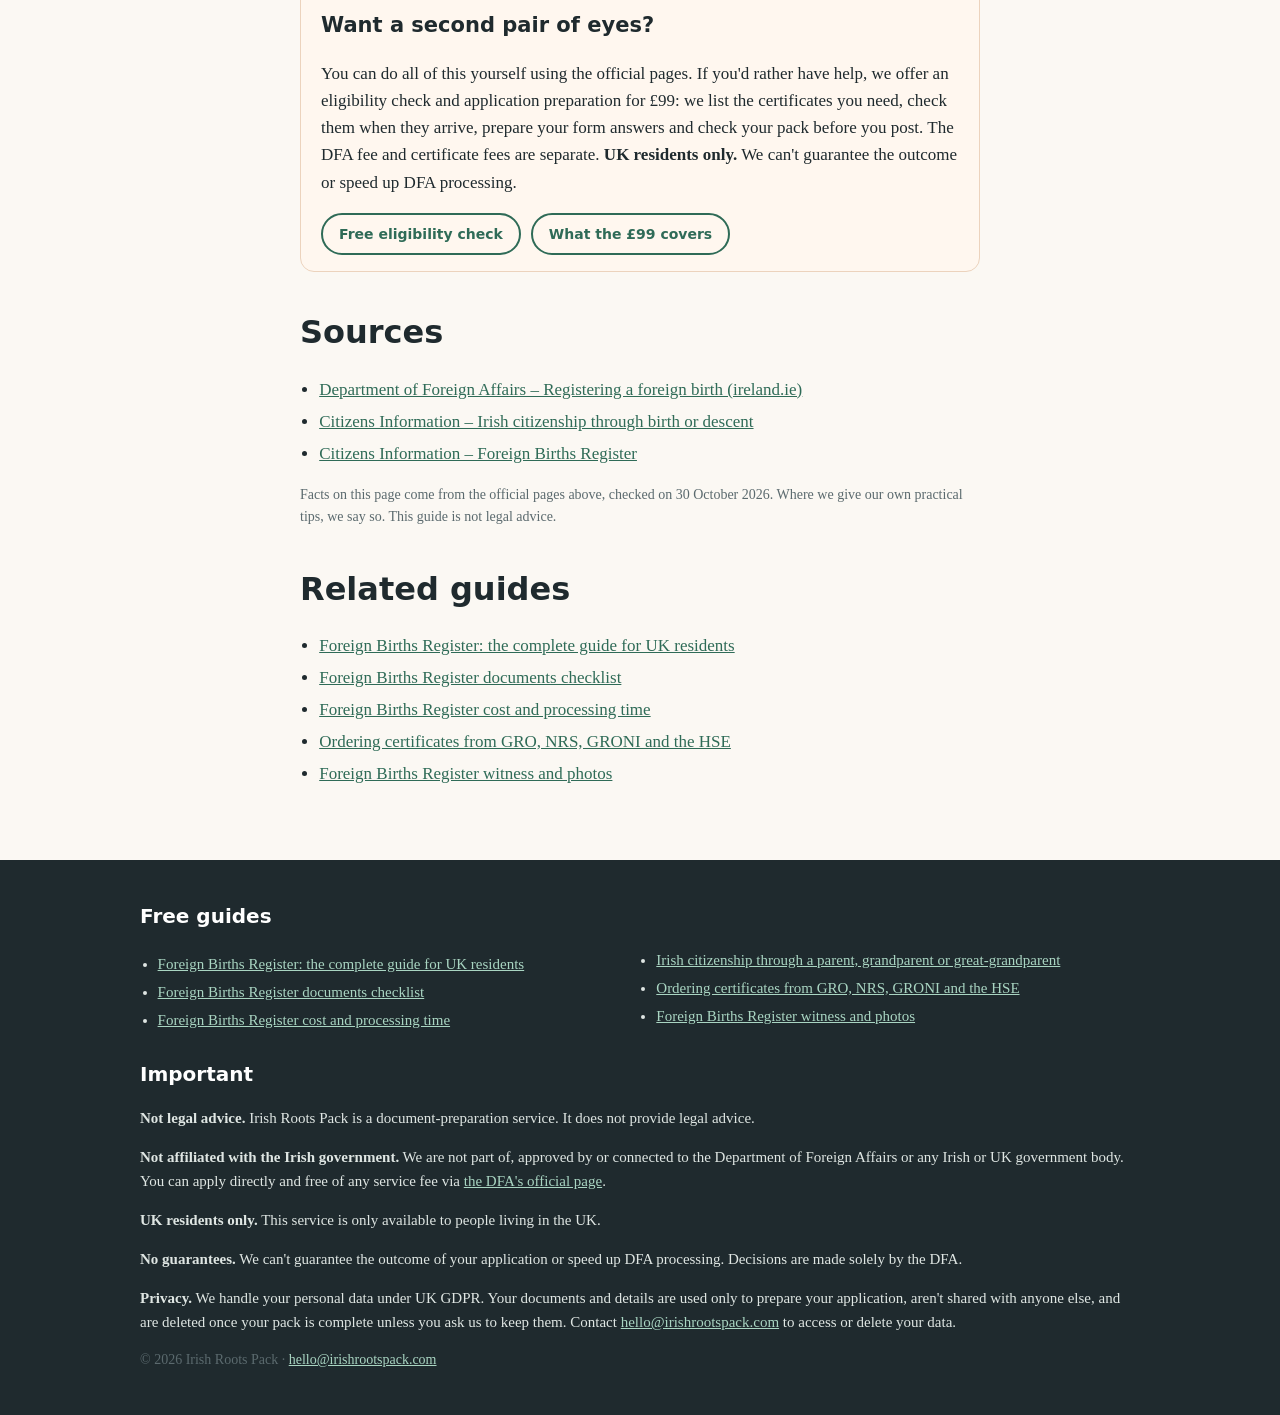
<file: guides/irish-citizenship-grandparent-parent-great-grandparent/index.html>
<!doctype html>
<html lang="en-GB">
<head>
<meta charset="utf-8">
<meta name="viewport" content="width=device-width, initial-scale=1">
<title>Irish citizenship through a grandparent, parent or great-grandparent | Irish Roots Pack</title>
<meta name="description" content="Which route to Irish citizenship applies to you: a parent born in Ireland, an Irish-born grandparent, or a great-grandparent through a registered parent. Based on DFA rules.">
<link rel="canonical" href="https://irishrootspack.com/guides/irish-citizenship-grandparent-parent-great-grandparent/">
<meta name="theme-color" content="#2f6b57">
<link rel="icon" href="/favicon.ico" sizes="any">
<link rel="icon" href="/favicon.svg" type="image/svg+xml">
<link rel="apple-touch-icon" href="/apple-touch-icon.png">
<meta property="og:type" content="article">
<meta property="og:site_name" content="Irish Roots Pack">
<meta property="og:locale" content="en_GB">
<meta property="og:title" content="Irish citizenship through a grandparent, parent or great-grandparent | Irish Roots Pack">
<meta property="og:description" content="Which route to Irish citizenship applies to you: a parent born in Ireland, an Irish-born grandparent, or a great-grandparent through a registered parent. Based on DFA rules.">
<meta property="og:url" content="https://irishrootspack.com/guides/irish-citizenship-grandparent-parent-great-grandparent/">
<meta property="og:image" content="https://irishrootspack.com/og-image.png">
<meta property="og:image:width" content="1200">
<meta property="og:image:height" content="630">
<meta property="og:image:alt" content="Irish Roots Pack: Foreign Births Register eligibility check and application preparation for UK families">
<meta name="twitter:card" content="summary_large_image">
<meta name="twitter:title" content="Irish citizenship through a grandparent, parent or great-grandparent | Irish Roots Pack">
<meta name="twitter:description" content="Which route to Irish citizenship applies to you: a parent born in Ireland, an Irish-born grandparent, or a great-grandparent through a registered parent. Based on DFA rules.">
<meta name="twitter:image" content="https://irishrootspack.com/og-image.png">
<link rel="stylesheet" href="/styles.css">
<script type="application/ld+json">
{
 "@context": "https://schema.org",
 "@graph": [
  {
   "@type": "Organization",
   "@id": "https://irishrootspack.com/#org",
   "name": "Irish Roots Pack",
   "url": "https://irishrootspack.com/",
   "email": "hello@irishrootspack.com",
   "logo": "https://irishrootspack.com/icon-512.png",
   "areaServed": {
    "@type": "Country",
    "name": "United Kingdom"
   }
  },
  {
   "@type": "Article",
   "@id": "https://irishrootspack.com/guides/irish-citizenship-grandparent-parent-great-grandparent/#article",
   "headline": "Irish citizenship through a parent, grandparent or great-grandparent",
   "description": "Which route to Irish citizenship applies to you: a parent born in Ireland, an Irish-born grandparent, or a great-grandparent through a registered parent. Based on DFA rules.",
   "inLanguage": "en-GB",
   "datePublished": "2026-10-30",
   "dateModified": "2026-10-30",
   "mainEntityOfPage": "https://irishrootspack.com/guides/irish-citizenship-grandparent-parent-great-grandparent/",
   "image": "https://irishrootspack.com/og-image.png",
   "author": {
    "@id": "https://irishrootspack.com/#org"
   },
   "publisher": {
    "@id": "https://irishrootspack.com/#org"
   },
   "isAccessibleForFree": true,
   "citation": [
    "https://www.ireland.ie/en/dfa/citizenship/born-abroad/registering-a-foreign-birth/",
    "https://www.citizensinformation.ie/en/moving-country/irish-citizenship/irish-citizenship-through-birth-or-descent/",
    "https://www.citizensinformation.ie/en/moving-country/irish-citizenship/foreign-births-register/"
   ]
  },
  {
   "@type": "BreadcrumbList",
   "itemListElement": [
    {
     "@type": "ListItem",
     "position": 1,
     "name": "Home",
     "item": "https://irishrootspack.com/"
    },
    {
     "@type": "ListItem",
     "position": 2,
     "name": "Guides",
     "item": "https://irishrootspack.com/guides/"
    },
    {
     "@type": "ListItem",
     "position": 3,
     "name": "Irish citizenship through a parent, grandparent or great-grandparent",
     "item": "https://irishrootspack.com/guides/irish-citizenship-grandparent-parent-great-grandparent/"
    }
   ]
  }
 ]
}
</script>
</head>
<body>
<header class="site-header">
  <div class="wrap header-inner">
    <a class="brand" href="/"><span class="brand-mark" aria-hidden="true">IRP</span> Irish Roots Pack</a>
    <nav aria-label="Main">
      <a href="/#included">What's included</a>
      <a href="/guides/">Guides</a>
      <a href="/#quiz">Eligibility check</a>
      <a href="/#faq">FAQ</a>
    </nav>
  </div>
</header>

<main id="top" class="guide">
  <div class="wrap narrow">
    <nav class="crumbs" aria-label="Breadcrumb"><a href="/">Home</a> <span aria-hidden="true">›</span> <a href="/guides/">Guides</a> <span aria-hidden="true">›</span> <span aria-current="page">Irish citizenship through a parent, grandparent or great-grandparent</span></nav>
    <p class="gov-notice" role="note"><strong>Private business, not a government website.</strong> Irish Roots Pack is not part of the Irish government. Everything on this page is free to use, and you can apply directly on the <a href="https://www.ireland.ie/en/dfa/citizenship/born-abroad/registering-a-foreign-birth/" rel="noopener" target="_blank">official Department of Foreign Affairs page</a> without paying anyone.</p>
    <h1>Irish citizenship through a parent, grandparent or great-grandparent</h1>
    <p class="last-checked">Last checked 30 October 2026 against the official DFA page. Rules and fees can change: always check <a href="https://www.ireland.ie/en/dfa/citizenship/born-abroad/registering-a-foreign-birth/" rel="noopener" target="_blank">the DFA page</a> before you post.</p>
    <p class="lead">Which route applies to you depends on who was born in Ireland and when your parent became a citizen. Here's how the DFA's rules work for each generation.</p>

    <div class="tldr">
      <h2>In short</h2>
      <ul>
        <li><strong>Parent born on the island of Ireland:</strong> you're probably already an Irish citizen. No registration needed.</li>
        <li><strong>Grandparent born on the island of Ireland:</strong> you can apply to the Foreign Births Register.</li>
        <li><strong>Great-grandparent only:</strong> only if your parent was registered (or otherwise became an Irish citizen) <em>before you were born</em>.</li>
      </ul>
    </div>

    <h2 id="table">Which route applies to you</h2>
    <div class="table-wrap">
    <table>
      <thead><tr><th scope="col">Your family link</th><th scope="col">What the DFA says</th><th scope="col">What to do</th></tr></thead>
      <tbody>
        <tr><td>A parent born on the island of Ireland, who was an Irish citizen when you were born</td><td>You're automatically an Irish citizen</td><td>No Foreign Births Register application. The DFA says you can apply for an Irish passport directly.</td></tr>
        <tr><td>A grandparent born on the island of Ireland (your parent born outside Ireland)</td><td>You can become a citizen through Foreign Birth Registration</td><td>Apply to the register on the grandparent route</td></tr>
        <tr><td>A parent born abroad who became an Irish citizen <em>before</em> your birth (FBR, naturalisation, post-nuptial declaration, or adoption under Irish law)</td><td>You can become a citizen through Foreign Birth Registration</td><td>Apply on the parent route, with your parent's citizenship document</td></tr>
        <tr><td>A parent who registered <em>after</em> you were born</td><td>Children born before their parent registered aren't eligible</td><td>You can't qualify through that parent</td></tr>
        <tr><td>Only a great-grandparent born in Ireland</td><td>No direct route</td><td>Only possible if your parent was registered before your birth: then you apply through them</td></tr>
      </tbody>
    </table>
    </div>

    <h2 id="parent">Through a parent born in Ireland</h2>
    <p>The DFA says that you're automatically an Irish citizen if one of your parents was an Irish citizen at the time of your birth and was born on the island of Ireland. You don't need to register. If that's you, please don't pay anyone to prepare a Foreign Births Register application.</p>

    <h2 id="grandparent">Through a grandparent</h2>
    <p>If a grandparent was born on the island of Ireland, your parent was born outside Ireland and you were born outside Ireland, the DFA says you can apply to the register. It also says your parents don't need Irish passports for this. Northern Ireland counts, as the DFA's wording is "the island of Ireland".</p>
    <p>You'll need certificates linking you, your parent and your grandparent. See the <a href="/guides/foreign-births-register-documents-checklist/">documents checklist</a>.</p>

    <h2 id="great-grandparent">Through a great-grandparent</h2>
    <p>There's no direct great-grandparent route. What people call the "great-grandparent route" works like this:</p>
    <ol>
      <li>Your great-grandparent was born on the island of Ireland.</li>
      <li>Your parent (their grandchild) registered on the Foreign Births Register.</li>
      <li>You were born <em>after</em> your parent's registration, so your parent was an Irish citizen when you were born.</li>
    </ol>
    <p>If all three are true, you can apply through your parent. If your parent registered after you were born, the DFA says you're not eligible through them, and registering now won't change that. Citizens Information makes the same point: citizenship through the register runs from the date of registration, not from birth.</p>

    <h2 id="children">Passing it on to your children</h2>
    <ul>
      <li>Children born after you're registered can be registered through you.</li>
      <li>Children born before you registered can't.</li>
      <li>If you're expecting, the DFA says the child won't be entitled if you're not on the register when they're born. Expectant parents can contact the DFA's Customer Service Hub, and should mark this clearly on the application.</li>
    </ul>

    <h2 id="tricky">Situations to check carefully</h2>
    <ul>
      <li><strong>Grandparent born before 1864:</strong> the DFA accepts a baptismal certificate, because Irish civil registration only began in 1864.</li>
      <li><strong>Adoption:</strong> an Irish-born person who was adopted needs the adoption certificate from the central authority plus the original long-form Irish birth certificate. For an adoptive (not biological) link, the DFA suggests contacting it directly.</li>
      <li><strong>Parent with no surviving paperwork, or names that don't match:</strong> you'll need marriage or change of name documents to link the records. Our <a href="/guides/ordering-birth-certificates-uk-ireland/">certificate ordering guide</a> covers where to find them.</li>
    </ul>
    <p>Want a quick answer for your family? Try the <a href="/#quiz">free eligibility check</a>. It's based on the DFA's published rules, but only the DFA decides.</p>

<aside class="help-box" aria-label="Help with your application">
  <h2>Want a second pair of eyes?</h2>
  <p>You can do all of this yourself using the official pages. If you'd rather have help, we offer an eligibility check and application preparation for £99: we list the certificates you need, check them when they arrive, prepare your form answers and check your pack before you post. The DFA fee and certificate fees are separate. <strong>UK residents only.</strong> We can't guarantee the outcome or speed up DFA processing.</p>
  <p class="help-links"><a class="btn btn-ghost small-btn" href="/#quiz">Free eligibility check</a> <a class="btn btn-ghost small-btn" href="/#included">What the £99 covers</a></p>
</aside>
    <section class="sources">
      <h2>Sources</h2>
      <ul>
<li><a href="https://www.ireland.ie/en/dfa/citizenship/born-abroad/registering-a-foreign-birth/" rel="noopener" target="_blank">Department of Foreign Affairs – Registering a foreign birth (ireland.ie)</a></li>
<li><a href="https://www.citizensinformation.ie/en/moving-country/irish-citizenship/irish-citizenship-through-birth-or-descent/" rel="noopener" target="_blank">Citizens Information – Irish citizenship through birth or descent</a></li>
<li><a href="https://www.citizensinformation.ie/en/moving-country/irish-citizenship/foreign-births-register/" rel="noopener" target="_blank">Citizens Information – Foreign Births Register</a></li>
      </ul>
      <p class="small muted">Facts on this page come from the official pages above, checked on 30 October 2026. Where we give our own practical tips, we say so. This guide is not legal advice.</p>
    </section>
    <section class="related">
      <h2>Related guides</h2>
      <ul>
<li><a href="/guides/foreign-births-register-uk-guide/">Foreign Births Register: the complete guide for UK residents</a></li>
<li><a href="/guides/foreign-births-register-documents-checklist/">Foreign Births Register documents checklist</a></li>
<li><a href="/guides/foreign-births-register-cost-and-processing-time/">Foreign Births Register cost and processing time</a></li>
<li><a href="/guides/ordering-birth-certificates-uk-ireland/">Ordering certificates from GRO, NRS, GRONI and the HSE</a></li>
<li><a href="/guides/foreign-births-register-witness-and-photos/">Foreign Births Register witness and photos</a></li>
      </ul>
    </section>
  </div>
</main>
<footer class="site-footer">
  <div class="wrap">
    <div class="footer-guides">
      <h2>Free guides</h2>
      <ul>
<li><a href="/guides/foreign-births-register-uk-guide/">Foreign Births Register: the complete guide for UK residents</a></li>
<li><a href="/guides/foreign-births-register-documents-checklist/">Foreign Births Register documents checklist</a></li>
<li><a href="/guides/foreign-births-register-cost-and-processing-time/">Foreign Births Register cost and processing time</a></li>
<li><a href="/guides/irish-citizenship-grandparent-parent-great-grandparent/">Irish citizenship through a parent, grandparent or great-grandparent</a></li>
<li><a href="/guides/ordering-birth-certificates-uk-ireland/">Ordering certificates from GRO, NRS, GRONI and the HSE</a></li>
<li><a href="/guides/foreign-births-register-witness-and-photos/">Foreign Births Register witness and photos</a></li>
      </ul>
    </div>
    <div class="disclaimer">
      <h2>Important</h2>
      <p><strong>Not legal advice.</strong> Irish Roots Pack is a document-preparation service. It does not provide legal advice.</p>
      <p><strong>Not affiliated with the Irish government.</strong> We are not part of, approved by or connected to the Department of Foreign Affairs or any Irish or UK government body. You can apply directly and free of any service fee via <a href="https://www.ireland.ie/en/dfa/citizenship/born-abroad/registering-a-foreign-birth/" rel="noopener" target="_blank">the DFA's official page</a>.</p>
      <p><strong>UK residents only.</strong> This service is only available to people living in the UK.</p>
      <p><strong>No guarantees.</strong> We can't guarantee the outcome of your application or speed up DFA processing. Decisions are made solely by the DFA.</p>
      <p><strong>Privacy.</strong> We handle your personal data under UK GDPR. Your documents and details are used only to prepare your application, aren't shared with anyone else, and are deleted once your pack is complete unless you ask us to keep them. Contact <a href="mailto:hello@irishrootspack.com">hello@irishrootspack.com</a> to access or delete your data.</p>
    </div>
    <p class="small muted">© 2026 Irish Roots Pack · <a href="mailto:hello@irishrootspack.com">hello@irishrootspack.com</a></p>
  </div>
</footer>
</body>
</html>
</file>
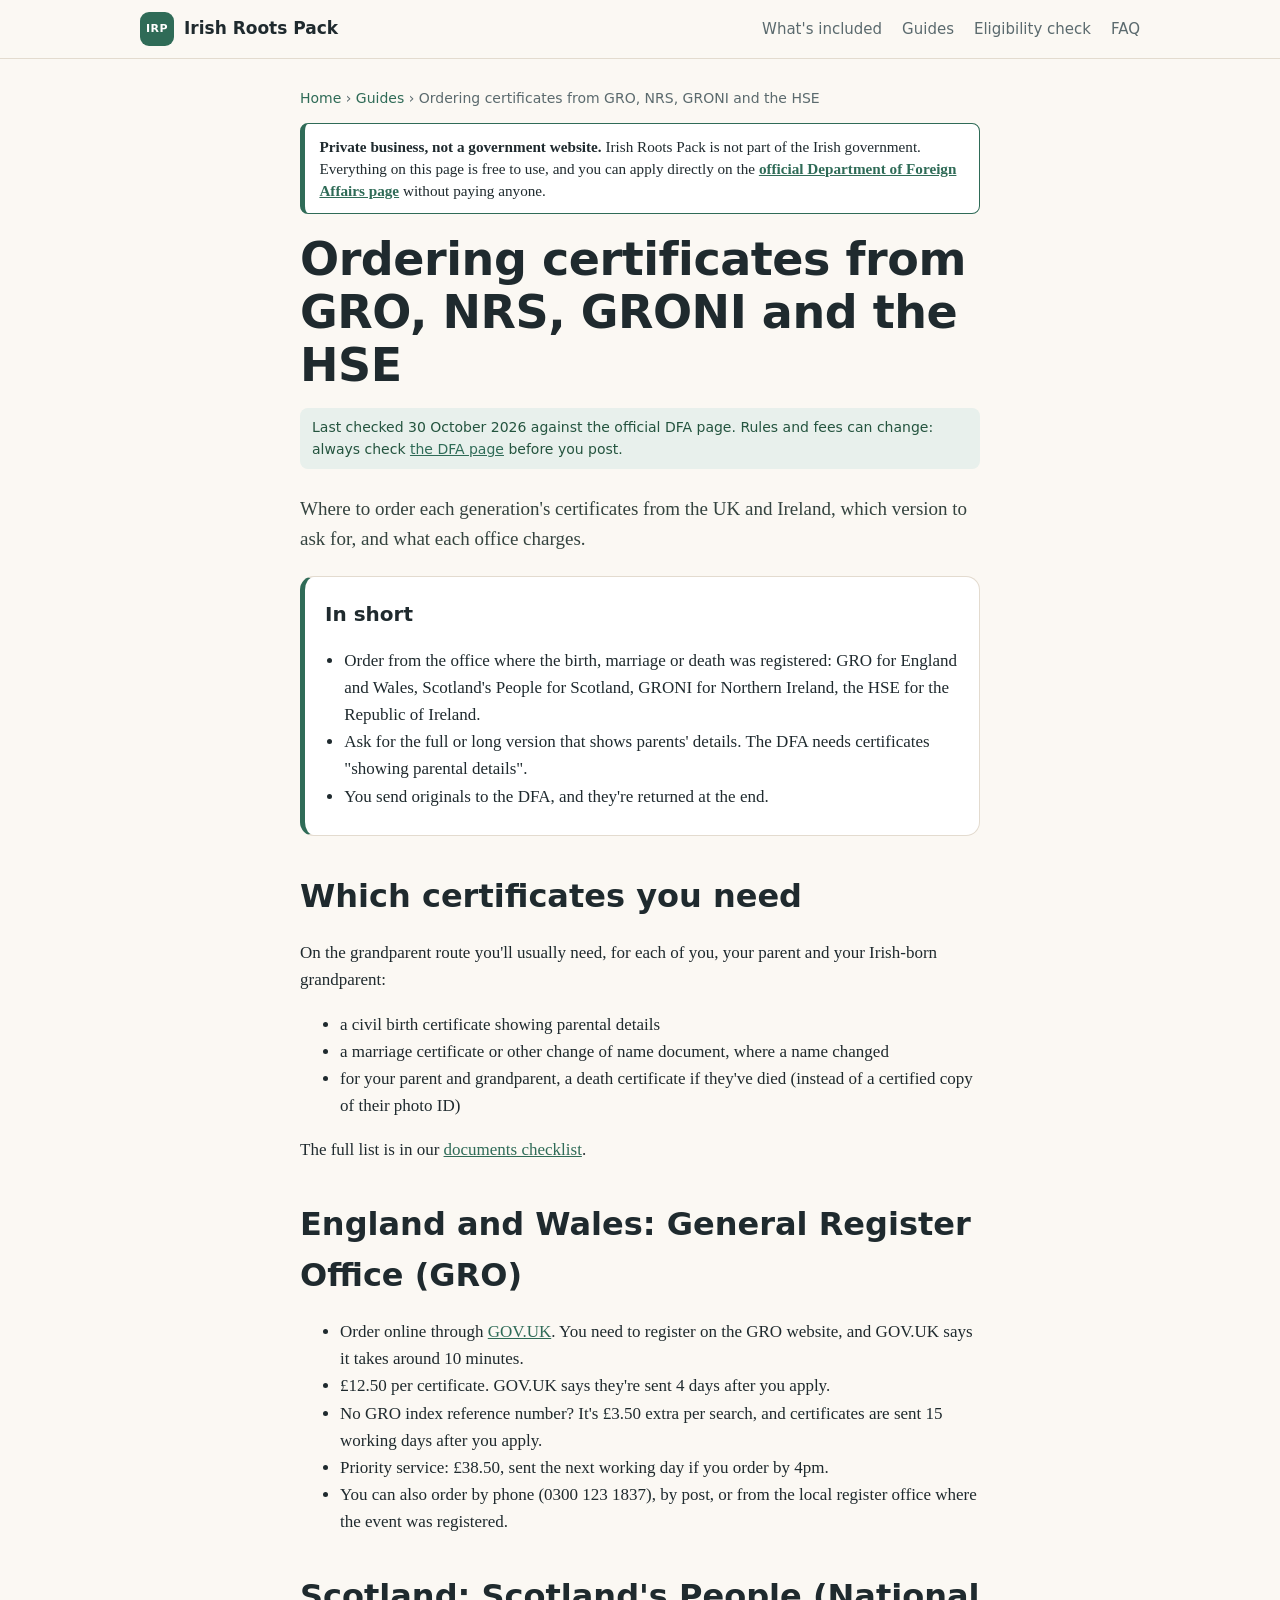
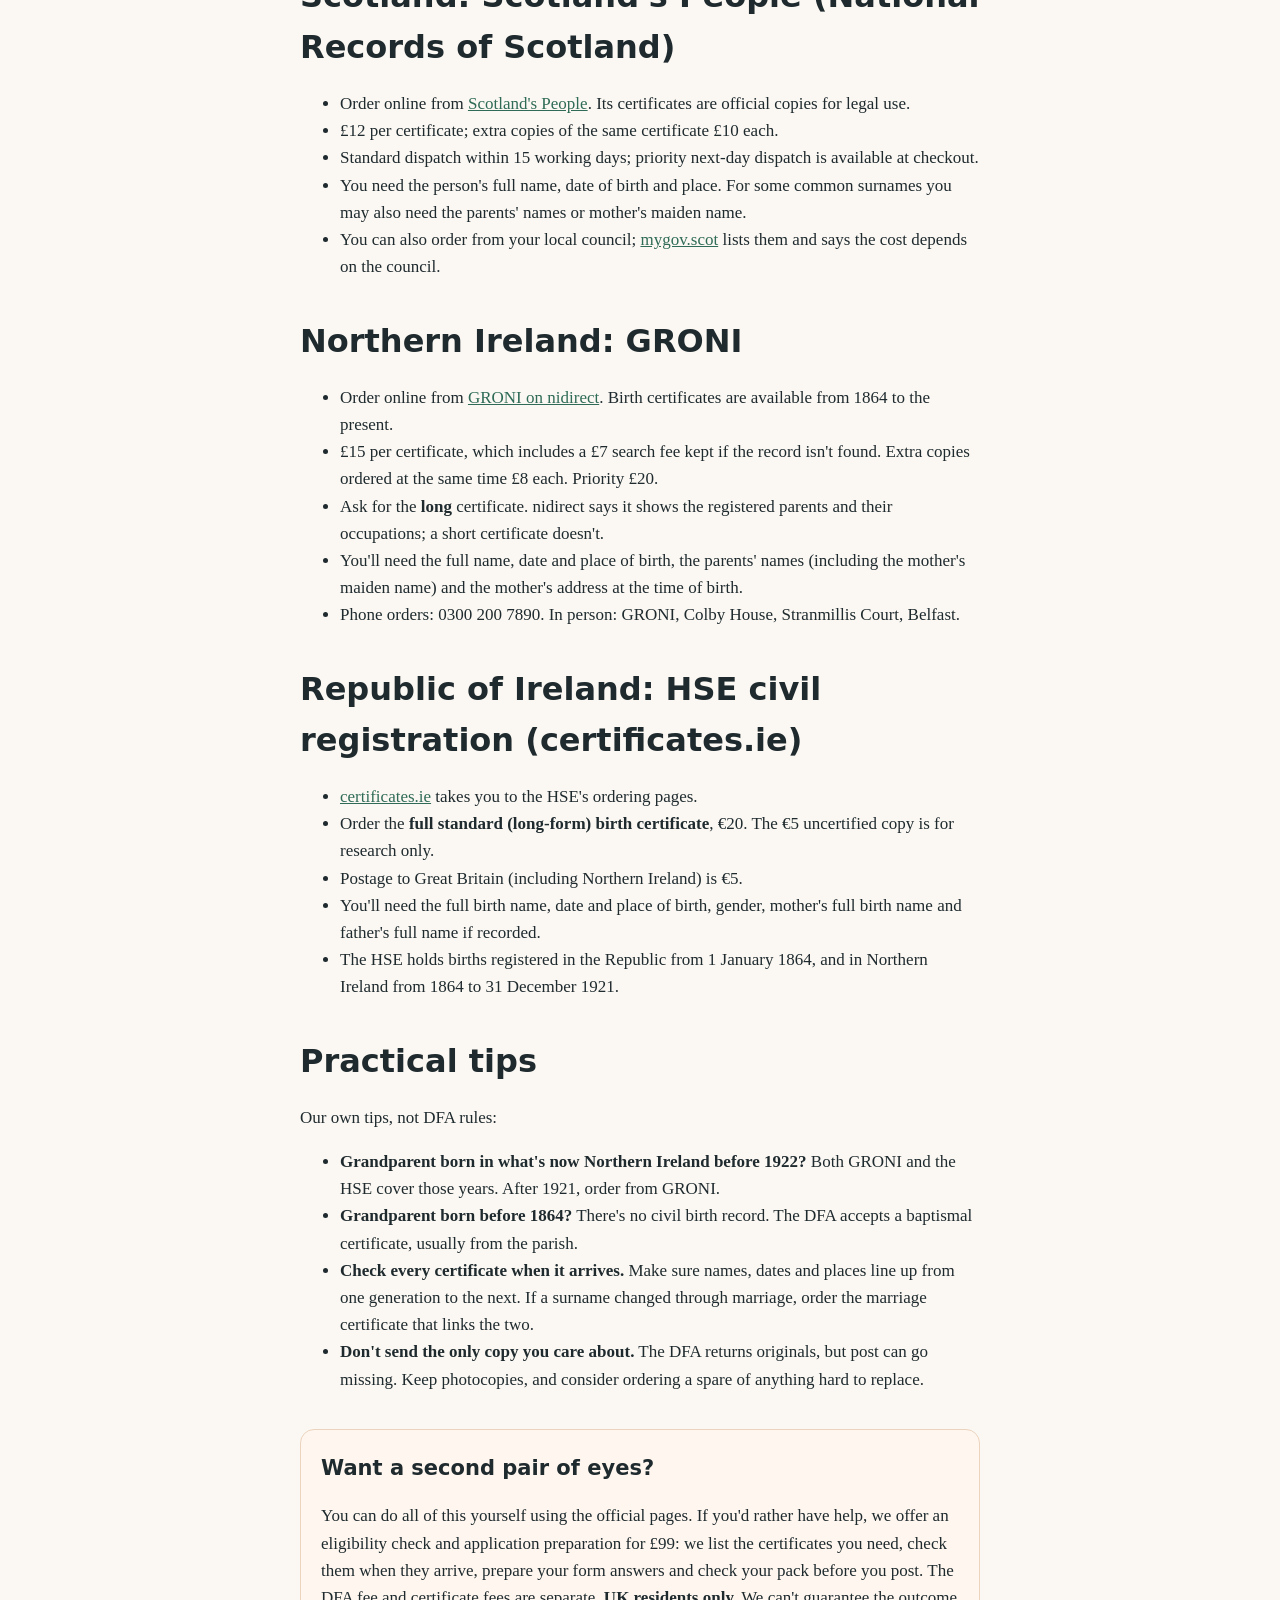
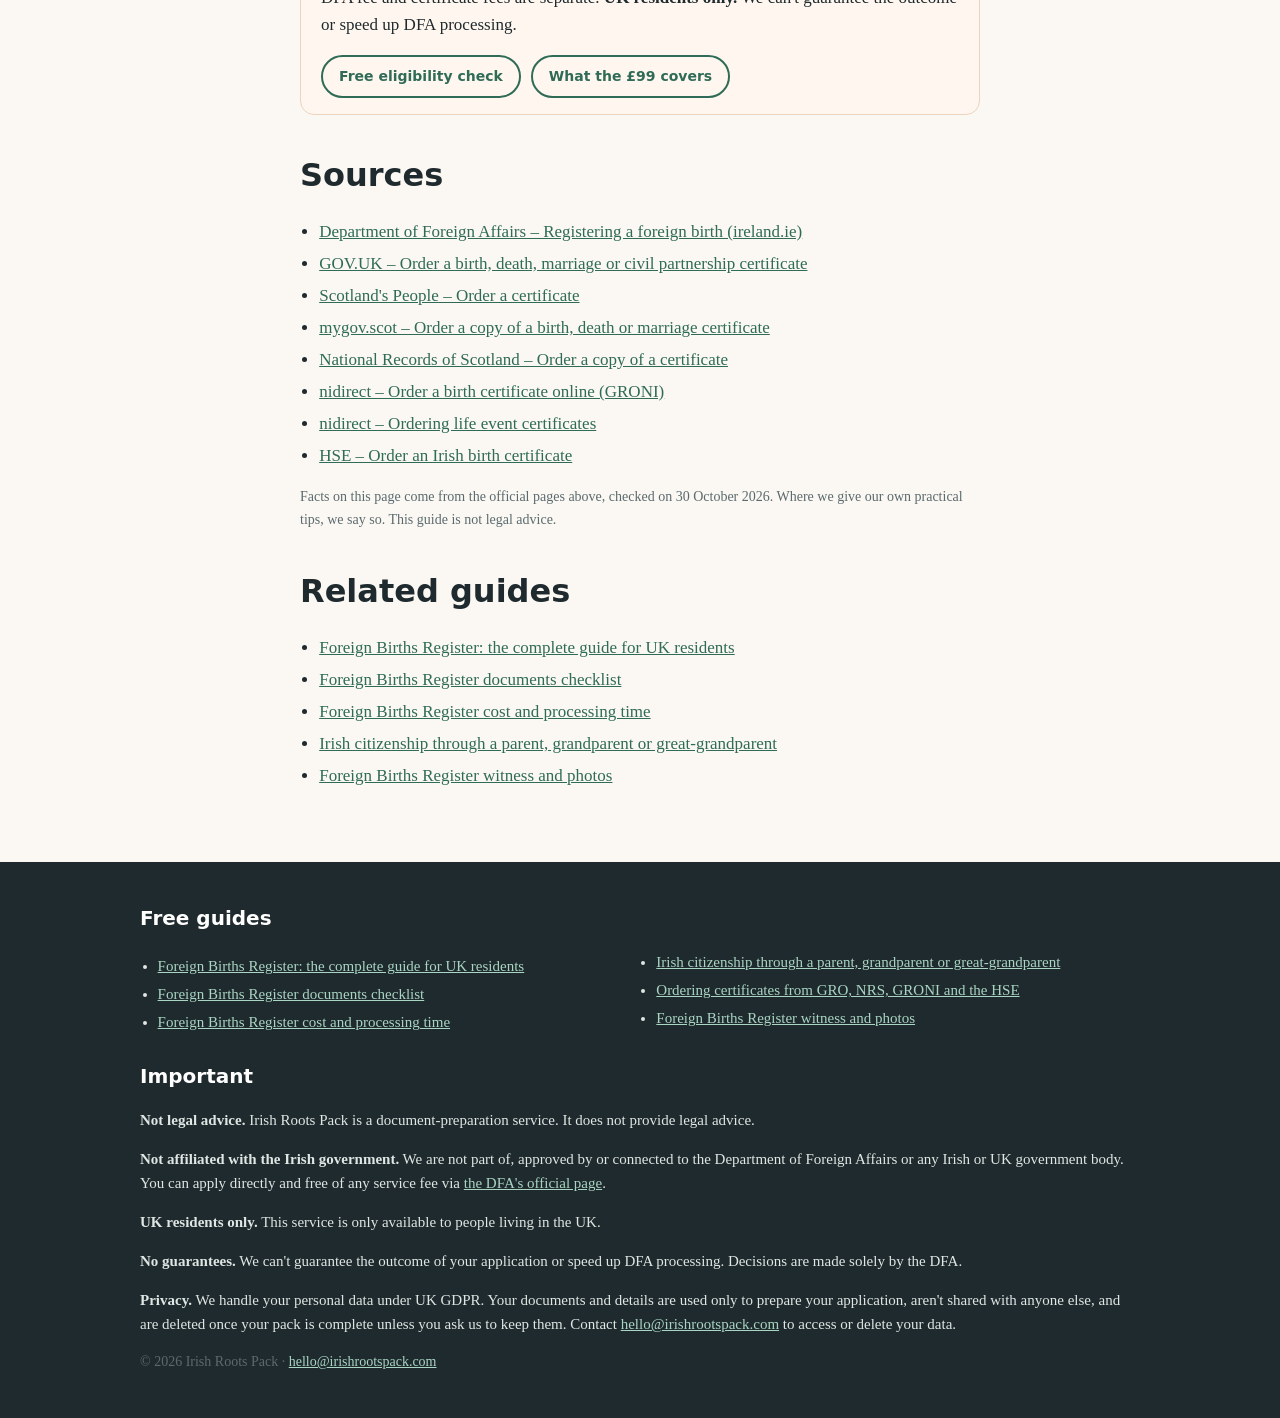
<file: guides/ordering-birth-certificates-uk-ireland/index.html>
<!doctype html>
<html lang="en-GB">
<head>
<meta charset="utf-8">
<meta name="viewport" content="width=device-width, initial-scale=1">
<title>Ordering certificates for the Foreign Births Register: GRO, NRS, GRONI, HSE | Irish Roots Pack</title>
<meta name="description" content="Where to order birth, marriage and death certificates for a Foreign Births Register application from the UK, which version to ask for, and current prices from each office.">
<link rel="canonical" href="https://irishrootspack.com/guides/ordering-birth-certificates-uk-ireland/">
<meta name="theme-color" content="#2f6b57">
<link rel="icon" href="/favicon.ico" sizes="any">
<link rel="icon" href="/favicon.svg" type="image/svg+xml">
<link rel="apple-touch-icon" href="/apple-touch-icon.png">
<meta property="og:type" content="article">
<meta property="og:site_name" content="Irish Roots Pack">
<meta property="og:locale" content="en_GB">
<meta property="og:title" content="Ordering certificates for the Foreign Births Register: GRO, NRS, GRONI, HSE | Irish Roots Pack">
<meta property="og:description" content="Where to order birth, marriage and death certificates for a Foreign Births Register application from the UK, which version to ask for, and current prices from each office.">
<meta property="og:url" content="https://irishrootspack.com/guides/ordering-birth-certificates-uk-ireland/">
<meta property="og:image" content="https://irishrootspack.com/og-image.png">
<meta property="og:image:width" content="1200">
<meta property="og:image:height" content="630">
<meta property="og:image:alt" content="Irish Roots Pack: Foreign Births Register eligibility check and application preparation for UK families">
<meta name="twitter:card" content="summary_large_image">
<meta name="twitter:title" content="Ordering certificates for the Foreign Births Register: GRO, NRS, GRONI, HSE | Irish Roots Pack">
<meta name="twitter:description" content="Where to order birth, marriage and death certificates for a Foreign Births Register application from the UK, which version to ask for, and current prices from each office.">
<meta name="twitter:image" content="https://irishrootspack.com/og-image.png">
<link rel="stylesheet" href="/styles.css">
<script type="application/ld+json">
{
 "@context": "https://schema.org",
 "@graph": [
  {
   "@type": "Organization",
   "@id": "https://irishrootspack.com/#org",
   "name": "Irish Roots Pack",
   "url": "https://irishrootspack.com/",
   "email": "hello@irishrootspack.com",
   "logo": "https://irishrootspack.com/icon-512.png",
   "areaServed": {
    "@type": "Country",
    "name": "United Kingdom"
   }
  },
  {
   "@type": "Article",
   "@id": "https://irishrootspack.com/guides/ordering-birth-certificates-uk-ireland/#article",
   "headline": "Ordering certificates from GRO, NRS, GRONI and the HSE",
   "description": "Where to order birth, marriage and death certificates for a Foreign Births Register application from the UK, which version to ask for, and current prices from each office.",
   "inLanguage": "en-GB",
   "datePublished": "2026-10-30",
   "dateModified": "2026-10-30",
   "mainEntityOfPage": "https://irishrootspack.com/guides/ordering-birth-certificates-uk-ireland/",
   "image": "https://irishrootspack.com/og-image.png",
   "author": {
    "@id": "https://irishrootspack.com/#org"
   },
   "publisher": {
    "@id": "https://irishrootspack.com/#org"
   },
   "isAccessibleForFree": true,
   "citation": [
    "https://www.ireland.ie/en/dfa/citizenship/born-abroad/registering-a-foreign-birth/",
    "https://www.gov.uk/order-copy-birth-death-marriage-certificate",
    "https://www.scotlandspeople.gov.uk/order-certificate",
    "https://www.mygov.scot/birth-death-marriage-certificate",
    "https://www.nrscotland.gov.uk/registration/order-a-copy-of-a-certificate/",
    "https://www.nidirect.gov.uk/services/order-birth-certificate-online",
    "https://www.nidirect.gov.uk/articles/ordering-life-event-certificates",
    "https://www2.hse.ie/services/births-deaths-and-marriages/order/birth-certificate/"
   ]
  },
  {
   "@type": "BreadcrumbList",
   "itemListElement": [
    {
     "@type": "ListItem",
     "position": 1,
     "name": "Home",
     "item": "https://irishrootspack.com/"
    },
    {
     "@type": "ListItem",
     "position": 2,
     "name": "Guides",
     "item": "https://irishrootspack.com/guides/"
    },
    {
     "@type": "ListItem",
     "position": 3,
     "name": "Ordering certificates from GRO, NRS, GRONI and the HSE",
     "item": "https://irishrootspack.com/guides/ordering-birth-certificates-uk-ireland/"
    }
   ]
  }
 ]
}
</script>
</head>
<body>
<header class="site-header">
  <div class="wrap header-inner">
    <a class="brand" href="/"><span class="brand-mark" aria-hidden="true">IRP</span> Irish Roots Pack</a>
    <nav aria-label="Main">
      <a href="/#included">What's included</a>
      <a href="/guides/">Guides</a>
      <a href="/#quiz">Eligibility check</a>
      <a href="/#faq">FAQ</a>
    </nav>
  </div>
</header>

<main id="top" class="guide">
  <div class="wrap narrow">
    <nav class="crumbs" aria-label="Breadcrumb"><a href="/">Home</a> <span aria-hidden="true">›</span> <a href="/guides/">Guides</a> <span aria-hidden="true">›</span> <span aria-current="page">Ordering certificates from GRO, NRS, GRONI and the HSE</span></nav>
    <p class="gov-notice" role="note"><strong>Private business, not a government website.</strong> Irish Roots Pack is not part of the Irish government. Everything on this page is free to use, and you can apply directly on the <a href="https://www.ireland.ie/en/dfa/citizenship/born-abroad/registering-a-foreign-birth/" rel="noopener" target="_blank">official Department of Foreign Affairs page</a> without paying anyone.</p>
    <h1>Ordering certificates from GRO, NRS, GRONI and the HSE</h1>
    <p class="last-checked">Last checked 30 October 2026 against the official DFA page. Rules and fees can change: always check <a href="https://www.ireland.ie/en/dfa/citizenship/born-abroad/registering-a-foreign-birth/" rel="noopener" target="_blank">the DFA page</a> before you post.</p>
    <p class="lead">Where to order each generation's certificates from the UK and Ireland, which version to ask for, and what each office charges.</p>

    <div class="tldr">
      <h2>In short</h2>
      <ul>
        <li>Order from the office where the birth, marriage or death was registered: GRO for England and Wales, Scotland's People for Scotland, GRONI for Northern Ireland, the HSE for the Republic of Ireland.</li>
        <li>Ask for the full or long version that shows parents' details. The DFA needs certificates "showing parental details".</li>
        <li>You send originals to the DFA, and they're returned at the end.</li>
      </ul>
    </div>

    <h2 id="which">Which certificates you need</h2>
    <p>On the grandparent route you'll usually need, for each of you, your parent and your Irish-born grandparent:</p>
    <ul>
      <li>a civil birth certificate showing parental details</li>
      <li>a marriage certificate or other change of name document, where a name changed</li>
      <li>for your parent and grandparent, a death certificate if they've died (instead of a certified copy of their photo ID)</li>
    </ul>
    <p>The full list is in our <a href="/guides/foreign-births-register-documents-checklist/">documents checklist</a>.</p>

    <h2 id="england-wales">England and Wales: General Register Office (GRO)</h2>
    <ul>
      <li>Order online through <a href="https://www.gov.uk/order-copy-birth-death-marriage-certificate" rel="noopener" target="_blank">GOV.UK</a>. You need to register on the GRO website, and GOV.UK says it takes around 10 minutes.</li>
      <li>£12.50 per certificate. GOV.UK says they're sent 4 days after you apply.</li>
      <li>No GRO index reference number? It's £3.50 extra per search, and certificates are sent 15 working days after you apply.</li>
      <li>Priority service: £38.50, sent the next working day if you order by 4pm.</li>
      <li>You can also order by phone (0300 123 1837), by post, or from the local register office where the event was registered.</li>
    </ul>

    <h2 id="scotland">Scotland: Scotland's People (National Records of Scotland)</h2>
    <ul>
      <li>Order online from <a href="https://www.scotlandspeople.gov.uk/order-certificate" rel="noopener" target="_blank">Scotland's People</a>. Its certificates are official copies for legal use.</li>
      <li>£12 per certificate; extra copies of the same certificate £10 each.</li>
      <li>Standard dispatch within 15 working days; priority next-day dispatch is available at checkout.</li>
      <li>You need the person's full name, date of birth and place. For some common surnames you may also need the parents' names or mother's maiden name.</li>
      <li>You can also order from your local council; <a href="https://www.mygov.scot/birth-death-marriage-certificate" rel="noopener" target="_blank">mygov.scot</a> lists them and says the cost depends on the council.</li>
    </ul>

    <h2 id="northern-ireland">Northern Ireland: GRONI</h2>
    <ul>
      <li>Order online from <a href="https://www.nidirect.gov.uk/services/order-birth-certificate-online" rel="noopener" target="_blank">GRONI on nidirect</a>. Birth certificates are available from 1864 to the present.</li>
      <li>£15 per certificate, which includes a £7 search fee kept if the record isn't found. Extra copies ordered at the same time £8 each. Priority £20.</li>
      <li>Ask for the <strong>long</strong> certificate. nidirect says it shows the registered parents and their occupations; a short certificate doesn't.</li>
      <li>You'll need the full name, date and place of birth, the parents' names (including the mother's maiden name) and the mother's address at the time of birth.</li>
      <li>Phone orders: 0300 200 7890. In person: GRONI, Colby House, Stranmillis Court, Belfast.</li>
    </ul>

    <h2 id="ireland">Republic of Ireland: HSE civil registration (certificates.ie)</h2>
    <ul>
      <li><a href="https://www.certificates.ie/" rel="noopener" target="_blank">certificates.ie</a> takes you to the HSE's ordering pages.</li>
      <li>Order the <strong>full standard (long-form) birth certificate</strong>, €20. The €5 uncertified copy is for research only.</li>
      <li>Postage to Great Britain (including Northern Ireland) is €5.</li>
      <li>You'll need the full birth name, date and place of birth, gender, mother's full birth name and father's full name if recorded.</li>
      <li>The HSE holds births registered in the Republic from 1 January 1864, and in Northern Ireland from 1864 to 31 December 1921.</li>
    </ul>

    <h2 id="tips">Practical tips</h2>
    <p>Our own tips, not DFA rules:</p>
    <ul>
      <li><strong>Grandparent born in what's now Northern Ireland before 1922?</strong> Both GRONI and the HSE cover those years. After 1921, order from GRONI.</li>
      <li><strong>Grandparent born before 1864?</strong> There's no civil birth record. The DFA accepts a baptismal certificate, usually from the parish.</li>
      <li><strong>Check every certificate when it arrives.</strong> Make sure names, dates and places line up from one generation to the next. If a surname changed through marriage, order the marriage certificate that links the two.</li>
      <li><strong>Don't send the only copy you care about.</strong> The DFA returns originals, but post can go missing. Keep photocopies, and consider ordering a spare of anything hard to replace.</li>
    </ul>

<aside class="help-box" aria-label="Help with your application">
  <h2>Want a second pair of eyes?</h2>
  <p>You can do all of this yourself using the official pages. If you'd rather have help, we offer an eligibility check and application preparation for £99: we list the certificates you need, check them when they arrive, prepare your form answers and check your pack before you post. The DFA fee and certificate fees are separate. <strong>UK residents only.</strong> We can't guarantee the outcome or speed up DFA processing.</p>
  <p class="help-links"><a class="btn btn-ghost small-btn" href="/#quiz">Free eligibility check</a> <a class="btn btn-ghost small-btn" href="/#included">What the £99 covers</a></p>
</aside>
    <section class="sources">
      <h2>Sources</h2>
      <ul>
<li><a href="https://www.ireland.ie/en/dfa/citizenship/born-abroad/registering-a-foreign-birth/" rel="noopener" target="_blank">Department of Foreign Affairs – Registering a foreign birth (ireland.ie)</a></li>
<li><a href="https://www.gov.uk/order-copy-birth-death-marriage-certificate" rel="noopener" target="_blank">GOV.UK – Order a birth, death, marriage or civil partnership certificate</a></li>
<li><a href="https://www.scotlandspeople.gov.uk/order-certificate" rel="noopener" target="_blank">Scotland's People – Order a certificate</a></li>
<li><a href="https://www.mygov.scot/birth-death-marriage-certificate" rel="noopener" target="_blank">mygov.scot – Order a copy of a birth, death or marriage certificate</a></li>
<li><a href="https://www.nrscotland.gov.uk/registration/order-a-copy-of-a-certificate/" rel="noopener" target="_blank">National Records of Scotland – Order a copy of a certificate</a></li>
<li><a href="https://www.nidirect.gov.uk/services/order-birth-certificate-online" rel="noopener" target="_blank">nidirect – Order a birth certificate online (GRONI)</a></li>
<li><a href="https://www.nidirect.gov.uk/articles/ordering-life-event-certificates" rel="noopener" target="_blank">nidirect – Ordering life event certificates</a></li>
<li><a href="https://www2.hse.ie/services/births-deaths-and-marriages/order/birth-certificate/" rel="noopener" target="_blank">HSE – Order an Irish birth certificate</a></li>
      </ul>
      <p class="small muted">Facts on this page come from the official pages above, checked on 30 October 2026. Where we give our own practical tips, we say so. This guide is not legal advice.</p>
    </section>
    <section class="related">
      <h2>Related guides</h2>
      <ul>
<li><a href="/guides/foreign-births-register-uk-guide/">Foreign Births Register: the complete guide for UK residents</a></li>
<li><a href="/guides/foreign-births-register-documents-checklist/">Foreign Births Register documents checklist</a></li>
<li><a href="/guides/foreign-births-register-cost-and-processing-time/">Foreign Births Register cost and processing time</a></li>
<li><a href="/guides/irish-citizenship-grandparent-parent-great-grandparent/">Irish citizenship through a parent, grandparent or great-grandparent</a></li>
<li><a href="/guides/foreign-births-register-witness-and-photos/">Foreign Births Register witness and photos</a></li>
      </ul>
    </section>
  </div>
</main>
<footer class="site-footer">
  <div class="wrap">
    <div class="footer-guides">
      <h2>Free guides</h2>
      <ul>
<li><a href="/guides/foreign-births-register-uk-guide/">Foreign Births Register: the complete guide for UK residents</a></li>
<li><a href="/guides/foreign-births-register-documents-checklist/">Foreign Births Register documents checklist</a></li>
<li><a href="/guides/foreign-births-register-cost-and-processing-time/">Foreign Births Register cost and processing time</a></li>
<li><a href="/guides/irish-citizenship-grandparent-parent-great-grandparent/">Irish citizenship through a parent, grandparent or great-grandparent</a></li>
<li><a href="/guides/ordering-birth-certificates-uk-ireland/">Ordering certificates from GRO, NRS, GRONI and the HSE</a></li>
<li><a href="/guides/foreign-births-register-witness-and-photos/">Foreign Births Register witness and photos</a></li>
      </ul>
    </div>
    <div class="disclaimer">
      <h2>Important</h2>
      <p><strong>Not legal advice.</strong> Irish Roots Pack is a document-preparation service. It does not provide legal advice.</p>
      <p><strong>Not affiliated with the Irish government.</strong> We are not part of, approved by or connected to the Department of Foreign Affairs or any Irish or UK government body. You can apply directly and free of any service fee via <a href="https://www.ireland.ie/en/dfa/citizenship/born-abroad/registering-a-foreign-birth/" rel="noopener" target="_blank">the DFA's official page</a>.</p>
      <p><strong>UK residents only.</strong> This service is only available to people living in the UK.</p>
      <p><strong>No guarantees.</strong> We can't guarantee the outcome of your application or speed up DFA processing. Decisions are made solely by the DFA.</p>
      <p><strong>Privacy.</strong> We handle your personal data under UK GDPR. Your documents and details are used only to prepare your application, aren't shared with anyone else, and are deleted once your pack is complete unless you ask us to keep them. Contact <a href="mailto:hello@irishrootspack.com">hello@irishrootspack.com</a> to access or delete your data.</p>
    </div>
    <p class="small muted">© 2026 Irish Roots Pack · <a href="mailto:hello@irishrootspack.com">hello@irishrootspack.com</a></p>
  </div>
</footer>
</body>
</html>
</file>
<file: styles.css>
:root{--ink:#1f2a2e;--muted:#5b6a6e;--bg:#fbf8f3;--card:#fff;--alt:#f2ece2;--accent:#2f6b57;--accent-d:#24543f;--warm:#b5683a;--line:#e3dbcf;--r:14px}
*{box-sizing:border-box}
html{scroll-behavior:smooth}
body{margin:0;font-family:"Iowan Old Style","Palatino Linotype",Georgia,serif;color:var(--ink);background:var(--bg);line-height:1.6;font-size:17px}
h1,h2,h3,.brand,nav,.btn,legend,label,table,summary,.eyebrow,.price{font-family:system-ui,-apple-system,"Segoe UI",Roboto,sans-serif}
.wrap{max-width:1040px;margin:0 auto;padding:0 20px}.narrow{max-width:720px}
a{color:var(--accent)}
.site-header{position:sticky;top:0;background:rgba(251,248,243,.95);backdrop-filter:blur(6px);border-bottom:1px solid var(--line);z-index:5}
.header-inner{display:flex;align-items:center;justify-content:space-between;padding-top:12px;padding-bottom:12px;gap:12px}
.brand{font-weight:700;text-decoration:none;color:var(--ink);display:flex;align-items:center;gap:10px}
.brand-mark{display:inline-grid;place-items:center;width:34px;height:34px;border-radius:9px;background:var(--accent);color:#fff;font-size:11px;letter-spacing:.5px}
nav{display:none;gap:20px;font-size:15px}nav a{text-decoration:none;color:var(--muted)}nav a:hover{color:var(--ink)}
.hero{padding:48px 0 40px}
.eyebrow{text-transform:uppercase;letter-spacing:.12em;font-size:12px;color:var(--warm);font-weight:700;margin:0 0 12px}
h1{font-size:clamp(28px,6vw,46px);line-height:1.15;margin:0 0 16px;letter-spacing:-.01em}
.lead{font-size:19px;color:#34433f;max-width:680px}
.price-row{display:flex;flex-direction:column;gap:18px;margin:28px 0 12px}
.price{display:flex;align-items:center;gap:14px}.amount{font-size:44px;font-weight:800;color:var(--accent-d)}.per{font-size:14px;color:var(--muted);line-height:1.35}
.cta-group{display:flex;flex-wrap:wrap;gap:10px}
.btn{display:inline-block;padding:14px 22px;border-radius:999px;text-decoration:none;font-weight:600;font-size:16px;border:2px solid var(--accent);cursor:pointer;background:none}
.btn-primary{background:var(--accent);color:#fff}.btn-primary:hover{background:var(--accent-d);border-color:var(--accent-d)}
.btn-ghost{color:var(--accent)}.btn-ghost:hover{background:#e8f0ec}
.small{font-size:14px}.muted{color:var(--muted)}
.section{padding:52px 0}.alt{background:var(--alt)}
h2{font-size:clamp(24px,4.5vw,32px);margin:0 0 16px}
.steps{list-style:none;padding:0;margin:24px 0;display:grid;gap:14px;counter-reset:s}
.steps li{background:var(--card);border:1px solid var(--line);border-radius:var(--r);padding:18px 20px 16px 64px;position:relative;counter-increment:s}
.steps li::before{content:counter(s);position:absolute;left:18px;top:18px;width:32px;height:32px;border-radius:50%;background:#e8f0ec;color:var(--accent-d);display:grid;place-items:center;font:700 15px system-ui,sans-serif}
.steps h3{margin:0 0 4px;font-size:18px}.steps p{margin:0;color:#3d4b48}
.note{background:#fff7ef;border-left:4px solid var(--warm);padding:14px 18px;border-radius:8px}
.table-wrap{overflow-x:auto;margin:20px 0}
table{width:100%;border-collapse:collapse;background:var(--card);border-radius:var(--r);overflow:hidden;font-size:15px;min-width:520px}
th,td{padding:12px 14px;border-bottom:1px solid var(--line);text-align:left;vertical-align:top}
thead th{background:#e8f0ec;color:var(--accent-d)}tbody th{font-weight:600;width:30%}
.quiz fieldset{border:1px solid var(--line);background:var(--card);border-radius:var(--r);padding:16px 18px;margin:0 0 14px}
legend{font-weight:600;padding:0 4px;font-size:16px}
.quiz label{display:flex;gap:10px;align-items:center;padding:10px 6px;border-radius:8px;cursor:pointer;font-size:16px}
.quiz label:hover{background:#f6f2ec}.quiz input{width:20px;height:20px;accent-color:var(--accent)}
.result{border-radius:var(--r);padding:18px 20px;margin:6px 0 14px;font-family:system-ui,sans-serif}
.result h3{margin:0 0 6px}.result p{margin:0 0 10px}
.r-eligible{background:#e5f2ea;border:1px solid #9cc8ae}.r-citizen{background:#e8eefb;border:1px solid #a8b9e6}
.r-not{background:#f6ecec;border:1px solid #dcb1b1}.r-check{background:#fff5e6;border:1px solid #e8c48f}
.small-btn{padding:8px 16px;font-size:14px}
details{background:var(--card);border:1px solid var(--line);border-radius:var(--r);margin:0 0 10px;padding:4px 18px}
summary{cursor:pointer;font-weight:600;padding:12px 0;font-size:16px}details p{margin:0 0 14px}
.final-cta{text-align:center;background:var(--card);border:1px solid var(--line);border-radius:var(--r);padding:32px 20px}
.site-footer{background:#1f2a2e;color:#dfe6e3;padding:40px 0 30px;font-size:15px}
.site-footer a{color:#a9d5c2}.disclaimer h2{font-size:20px;color:#fff}
@media(min-width:760px){nav{display:flex}.price-row{flex-direction:row;align-items:center;gap:32px}.steps{grid-template-columns:1fr 1fr}.hero{padding:72px 0 56px}}

.gov-notice{background:#fff;border:1px solid #2f6b57;border-left:5px solid #2f6b57;border-radius:8px;padding:.7rem .9rem;margin:0 0 1.2rem;font-size:.95rem;line-height:1.45}
.gov-notice a{color:#2f6b57;font-weight:600}
/* UK-only notice and checklists */
.uk-only{margin:.4rem 0 0;font-size:.9rem;font-weight:700;color:#0b5d3b;width:100%}
.cta-group{flex-wrap:wrap}
.steps ul.links{margin:.5rem 0 0;padding-left:1.1rem}
.steps ul.links li{margin:.2rem 0}
ul.checklist{padding-left:1.2rem;margin:.4rem 0 1.2rem}
ul.checklist li{margin:.35rem 0}
#posting h3{margin-top:1.4rem}
.refund-note{margin:.2rem 0 0;width:100%}
.steps ul.links li{background:none;border:0;border-radius:0;padding:0;position:static;counter-increment:none;list-style:disc;color:#3d4b48}
.steps ul.links li::before{content:none;display:none}
/* Guides */
.guide{padding:28px 0 56px}
.guide h1{margin-top:6px}
.guide h2{margin-top:2.2rem}
.guide h3{margin:1.4rem 0 .4rem;font-size:19px}
.crumbs{font-family:system-ui,sans-serif;font-size:14px;color:var(--muted);margin:0 0 14px;display:block}
.crumbs a{color:var(--accent)}
.last-checked{font-family:system-ui,sans-serif;font-size:14px;color:var(--accent-d);background:#e8f0ec;border-radius:8px;padding:8px 12px;display:inline-block;margin:0 0 6px}
.tldr{background:var(--card);border:1px solid var(--line);border-left:5px solid var(--accent);border-radius:var(--r);padding:6px 20px 8px;margin:22px 0}
.tldr h2{font-size:20px;margin:.9rem 0 .4rem}
.tldr ul{padding-left:1.2rem}
ol.plain-steps{padding-left:1.4rem}ol.plain-steps h3{margin:1rem 0 .2rem;font-size:18px}ol.plain-steps p{margin:0}
table.compact{min-width:0;margin:14px 0 18px}
.help-box{background:#fff7ef;border:1px solid #ecd3bd;border-radius:var(--r);padding:6px 20px 16px;margin:36px 0 10px}
.help-box h2{font-size:21px;margin:1rem 0 .4rem}
.help-links{display:flex;flex-wrap:wrap;gap:10px;margin:.6rem 0 0}
.sources ul,.related ul{padding-left:1.2rem}.sources li,.related li{margin:.3rem 0}
.guide-list{list-style:none;padding:0;display:grid;gap:12px;margin:22px 0}
.guide-list li{background:var(--card);border:1px solid var(--line);border-radius:var(--r);padding:14px 18px}
.guide-list a{display:block;text-decoration:none;font-family:system-ui,sans-serif;font-size:17px;margin-bottom:2px}
.guide-list span{color:#3d4b48;font-size:15px}
.footer-guides ul{padding-left:1.1rem;columns:2 260px;margin:0 0 24px}.footer-guides li{margin:.25rem 0}
.footer-guides h2{font-size:20px;color:#fff}
.nav-guides-mobile{font-family:system-ui,sans-serif;font-size:14px}
@media(min-width:760px){.nav-guides-mobile{display:none}}
@media(max-width:640px){
table.stack{min-width:0}
table.stack thead{position:absolute;left:-9999px}
table.stack tr{display:block;border-bottom:1px solid var(--line);padding:8px 0}
table.stack td{display:block;border:0;padding:4px 14px}
table.stack td::before{content:attr(data-label);display:block;font-size:12px;font-weight:600;text-transform:uppercase;letter-spacing:.04em;color:var(--muted)}
}
</file>
